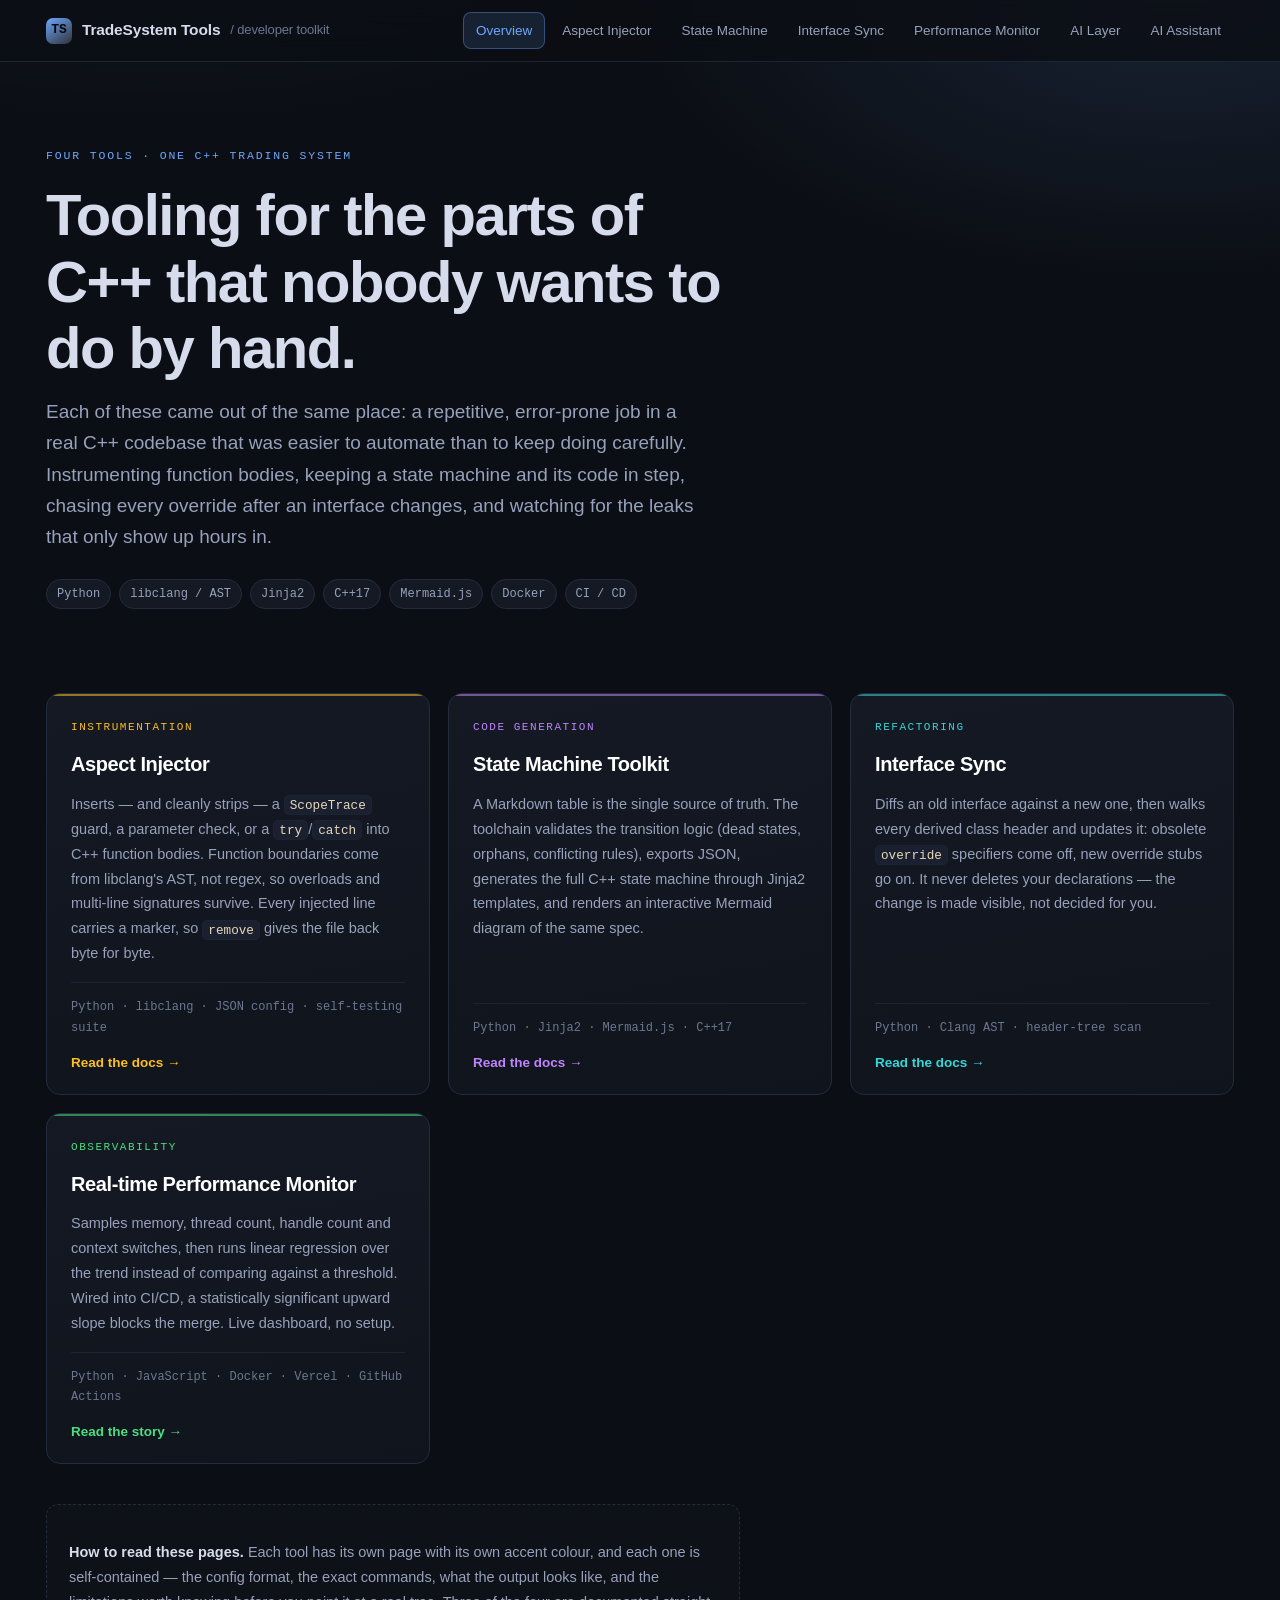
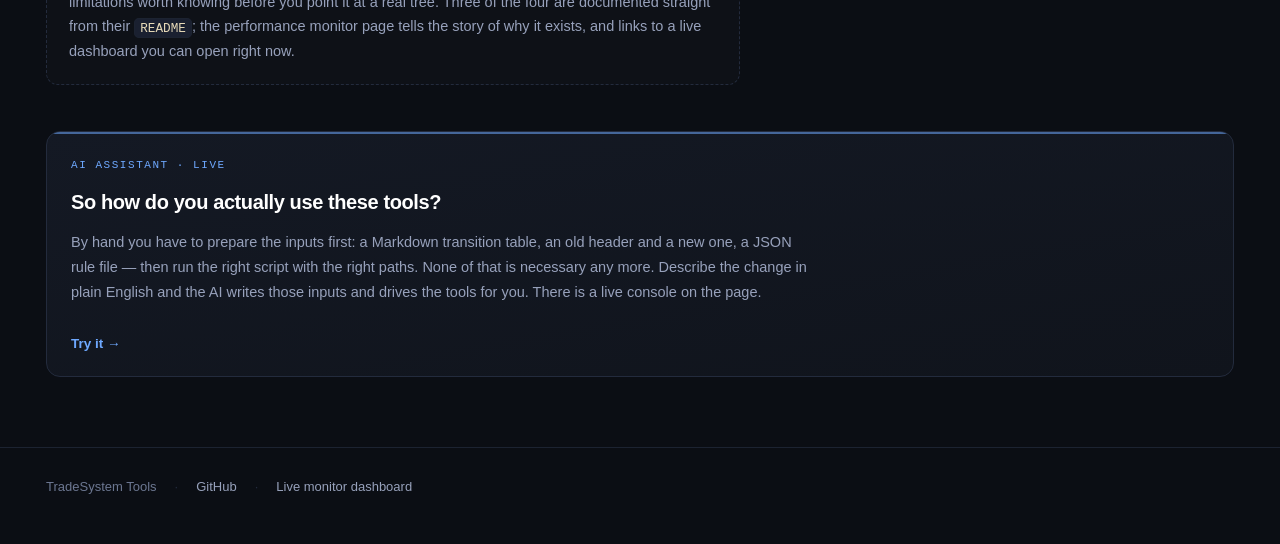
<file: site/index.html>
<!DOCTYPE html>
<html lang="en">
<head>
<meta charset="UTF-8">
<meta name="viewport" content="width=device-width, initial-scale=1">
<title>TradeSystem Tools — C++ developer toolkit</title>
<meta name="description" content="Four tools built around a C++ trading system: trace injection, state machine code generation, interface synchronisation, and real-time performance monitoring.">
<link rel="stylesheet" href="assets/style.css">
</head>
<body>

<header class="topbar">
  <div class="topbar-inner">
    <a class="brand" href="index.html">
      <span class="brand-mark">TS</span>
      TradeSystem Tools
      <span class="brand-sub">/ developer toolkit</span>
    </a>
    <nav class="topnav">
      <a href="index.html" aria-current="page">Overview</a>
      <a href="aspect-injector.html">Aspect Injector</a>
      <a href="state-machine.html">State Machine</a>
      <a href="interface-sync.html">Interface Sync</a>
      <a href="performance-monitor.html">Performance Monitor</a>
      <a href="ai-web-layer.html">AI Layer</a>
      <a href="ai-assistant.html">AI Assistant</a>
    </nav>
  </div>
</header>

<main class="wrap">

  <section class="hero">
    <div class="eyebrow">Four tools · one C++ trading system</div>
    <h1>Tooling for the parts of C++ that nobody wants to do by hand.</h1>
    <p class="lede">
      Each of these came out of the same place: a repetitive, error-prone job in a real C++ codebase
      that was easier to automate than to keep doing carefully. Instrumenting function bodies,
      keeping a state machine and its code in step, chasing every override after an interface changes,
      and watching for the leaks that only show up hours in.
    </p>
    <div class="pill-row">
      <span class="pill">Python</span>
      <span class="pill">libclang / AST</span>
      <span class="pill">Jinja2</span>
      <span class="pill">C++17</span>
      <span class="pill">Mermaid.js</span>
      <span class="pill">Docker</span>
      <span class="pill">CI / CD</span>
    </div>
  </section>

  <section class="cards">

    <a class="card" data-tool="aspect" href="aspect-injector.html">
      <div class="card-kicker">Instrumentation</div>
      <h2>Aspect Injector</h2>
      <p>
        Inserts — and cleanly strips — a <code>ScopeTrace</code> guard, a parameter check, or a
        <code>try</code>/<code>catch</code> into C++ function bodies. Function boundaries come from
        libclang's AST, not regex, so overloads and multi-line signatures survive. Every injected
        line carries a marker, so <code>remove</code> gives the file back byte for byte.
      </p>
      <div class="card-stack">Python · libclang · JSON config · self-testing suite</div>
      <div class="card-go">Read the docs →</div>
    </a>

    <a class="card" data-tool="state" href="state-machine.html">
      <div class="card-kicker">Code generation</div>
      <h2>State Machine Toolkit</h2>
      <p>
        A Markdown table is the single source of truth. The toolchain validates the transition logic
        (dead states, orphans, conflicting rules), exports JSON, generates the full C++ state machine
        through Jinja2 templates, and renders an interactive Mermaid diagram of the same spec.
      </p>
      <div class="card-stack">Python · Jinja2 · Mermaid.js · C++17</div>
      <div class="card-go">Read the docs →</div>
    </a>

    <a class="card" data-tool="sync" href="interface-sync.html">
      <div class="card-kicker">Refactoring</div>
      <h2>Interface Sync</h2>
      <p>
        Diffs an old interface against a new one, then walks every derived class header and updates it:
        obsolete <code>override</code> specifiers come off, new override stubs go on. It never deletes
        your declarations — the change is made visible, not decided for you.
      </p>
      <div class="card-stack">Python · Clang AST · header-tree scan</div>
      <div class="card-go">Read the docs →</div>
    </a>

    <a class="card" data-tool="monitor" href="performance-monitor.html">
      <div class="card-kicker">Observability</div>
      <h2>Real-time Performance Monitor</h2>
      <p>
        Samples memory, thread count, handle count and context switches, then runs linear regression
        over the trend instead of comparing against a threshold. Wired into CI/CD, a statistically
        significant upward slope blocks the merge. Live dashboard, no setup.
      </p>
      <div class="card-stack">Python · JavaScript · Docker · Vercel · GitHub Actions</div>
      <div class="card-go">Read the story →</div>
    </a>

  </section>

  <section class="index-note" style="margin-bottom: 46px;">
    <p>
      <strong>How to read these pages.</strong> Each tool has its own page with its own accent colour,
      and each one is self-contained — the config format, the exact commands, what the output looks
      like, and the limitations worth knowing before you point it at a real tree. Three of the four are
      documented straight from their <code>README</code>; the performance monitor page tells the story
      of why it exists, and links to a live dashboard you can open right now.
    </p>
  </section>

  <a class="card ai-teaser" href="ai-assistant.html">
    <div class="card-kicker">AI assistant · live</div>
    <h2>So how do you actually use these tools?</h2>
    <p>
      By hand you have to prepare the inputs first: a Markdown transition table, an old header and
      a new one, a JSON rule file — then run the right script with the right paths. None of that is
      necessary any more. Describe the change in plain English and the AI writes those inputs and
      drives the tools for you. There is a live console on the page.
    </p>
    <div class="card-go">Try it →</div>
  </a>

</main>

<footer class="footer">
  <div class="footer-inner">
    <span>TradeSystem Tools</span>
    <span class="sep">·</span>
    <a href="https://github.com/Celia2024-bit/tools.git" target="_blank" rel="noopener">GitHub</a>
    <span class="sep">·</span>
    <a href="https://tools-lime-eight.vercel.app" target="_blank" rel="noopener">Live monitor dashboard</a>
  </div>
</footer>

</body>
</html>
</file>
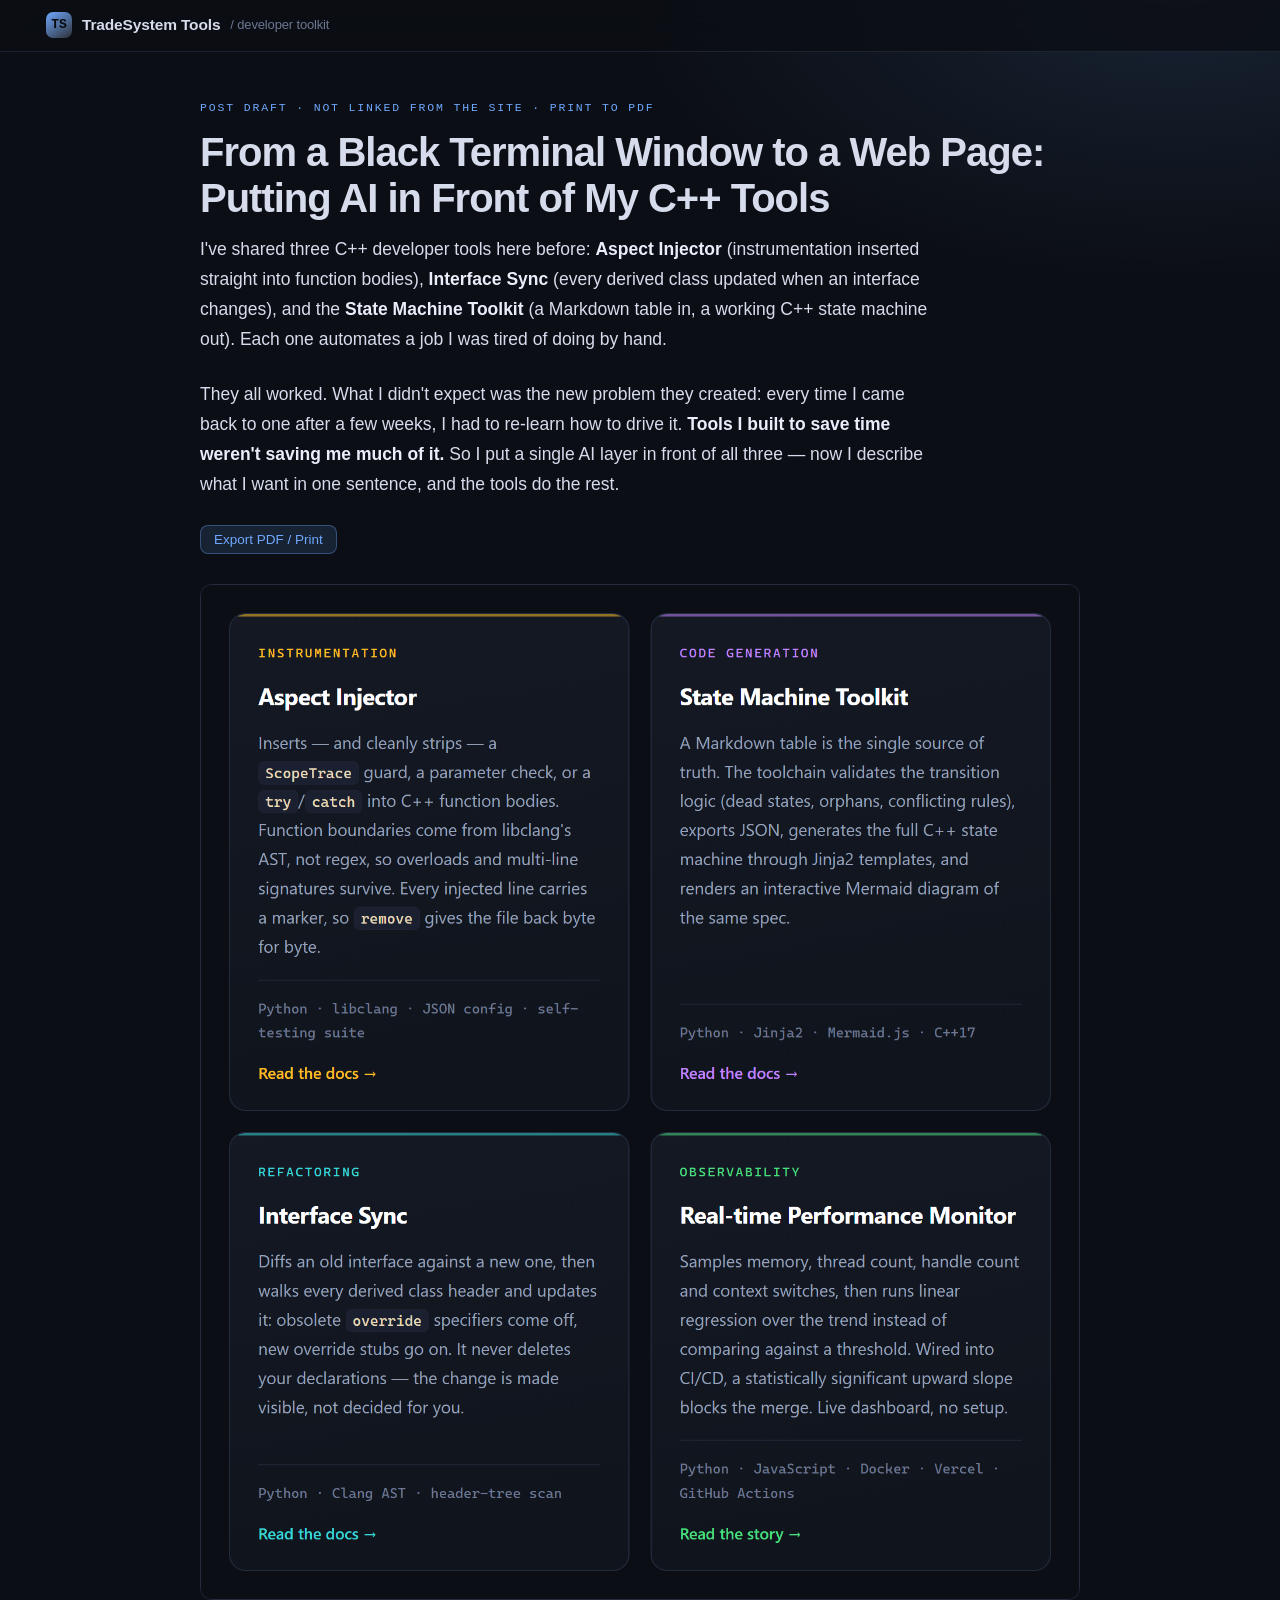
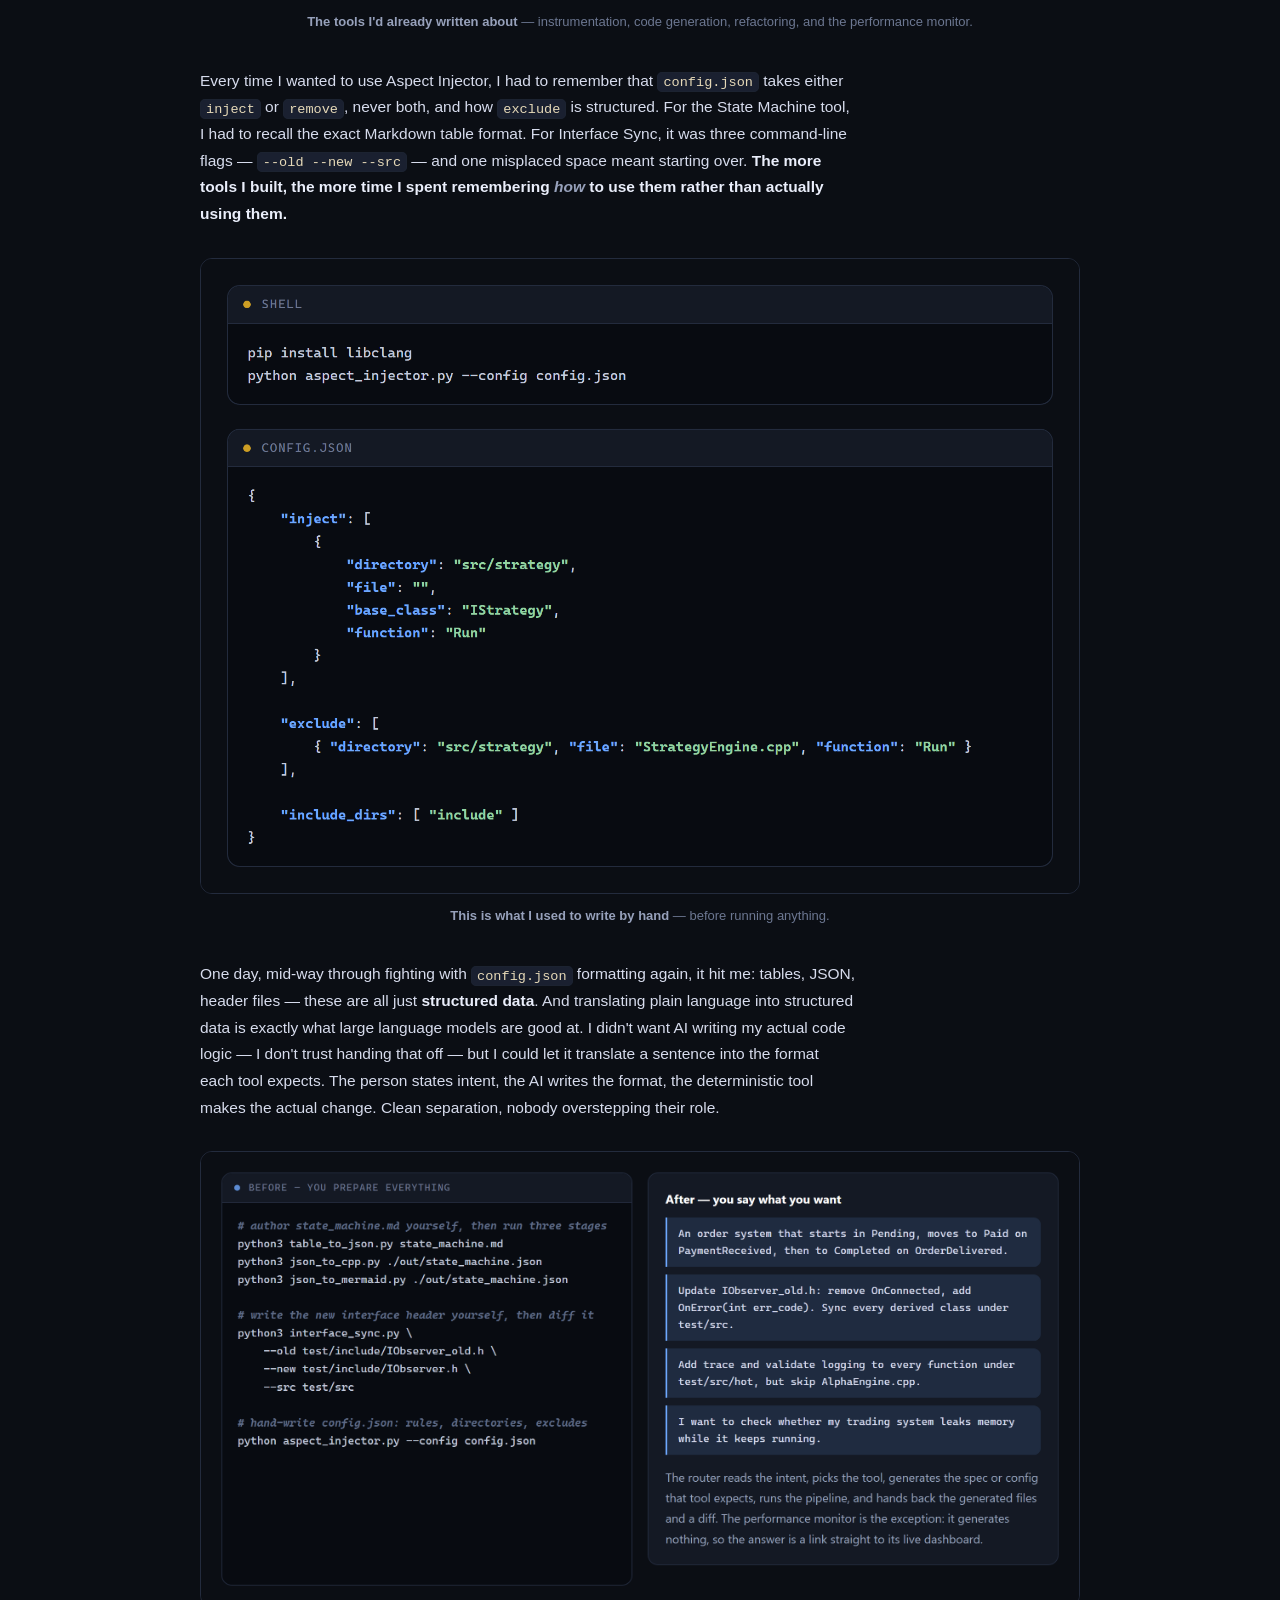
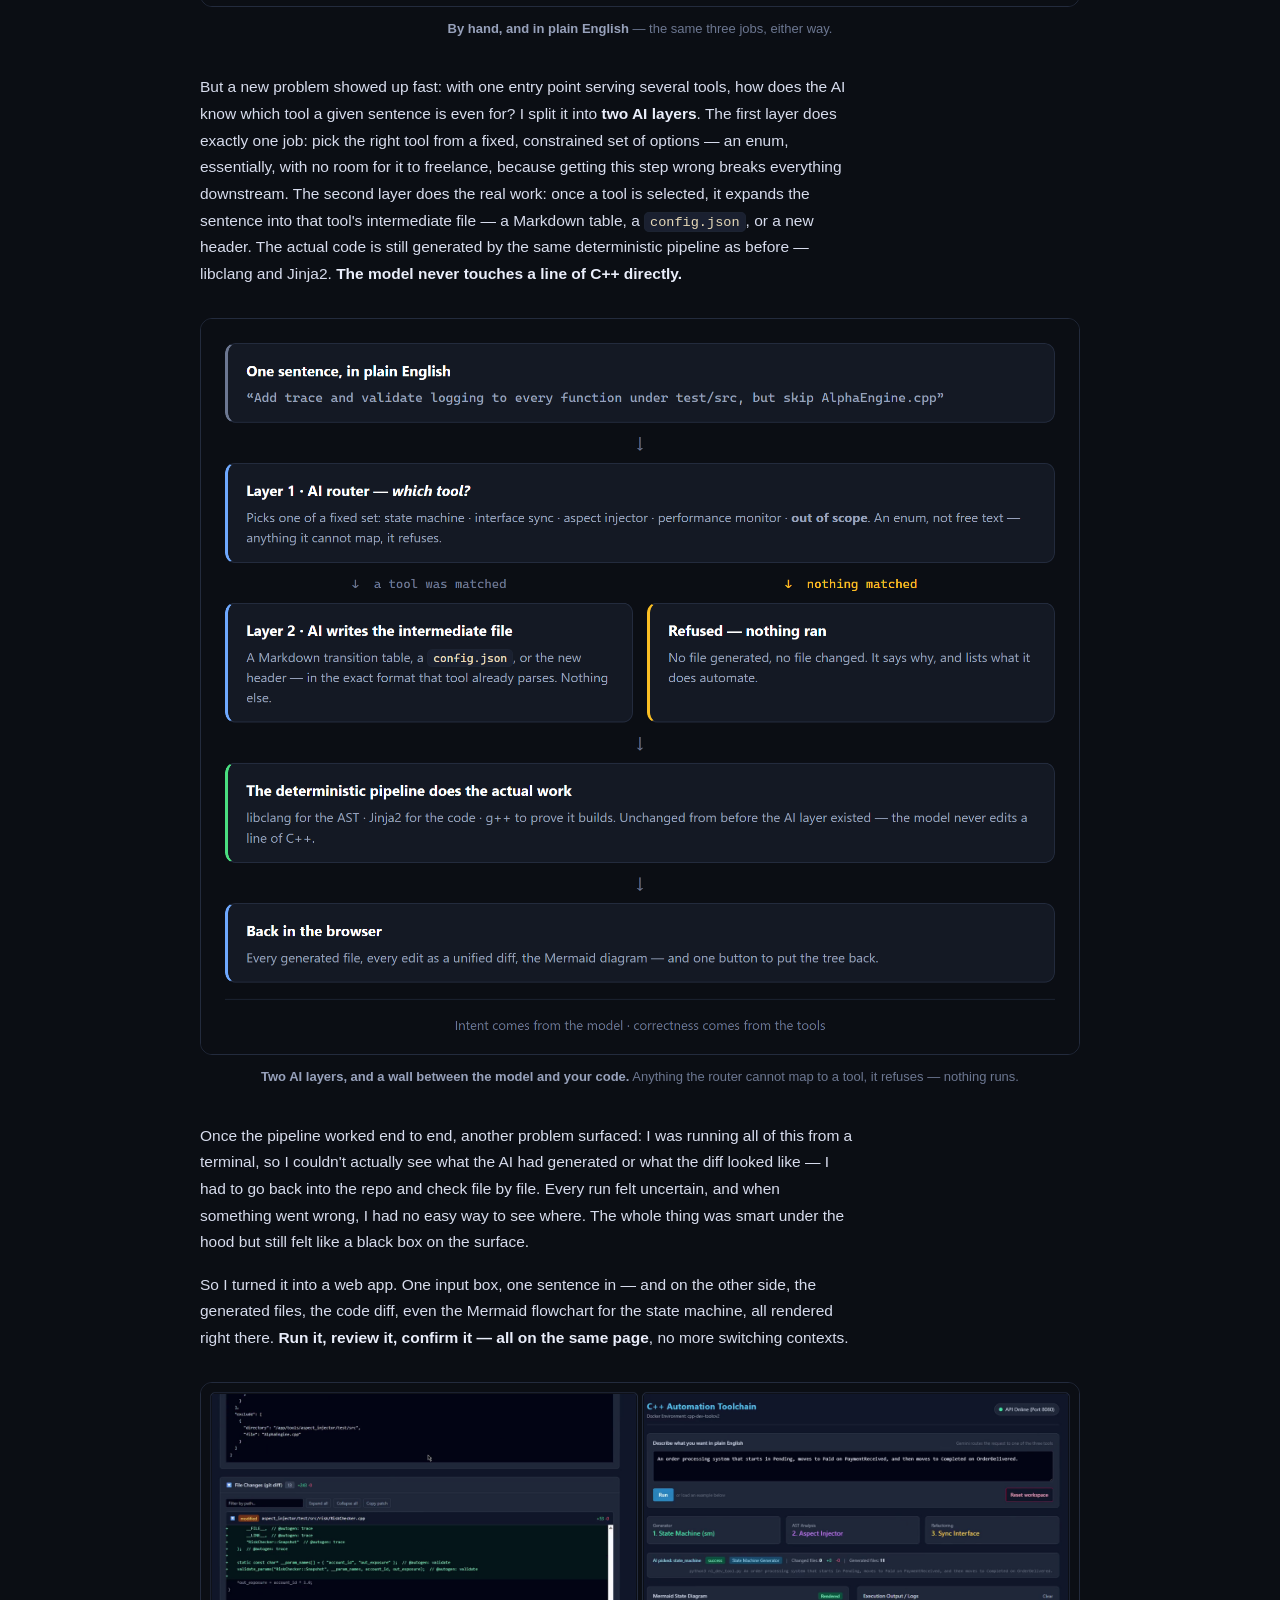
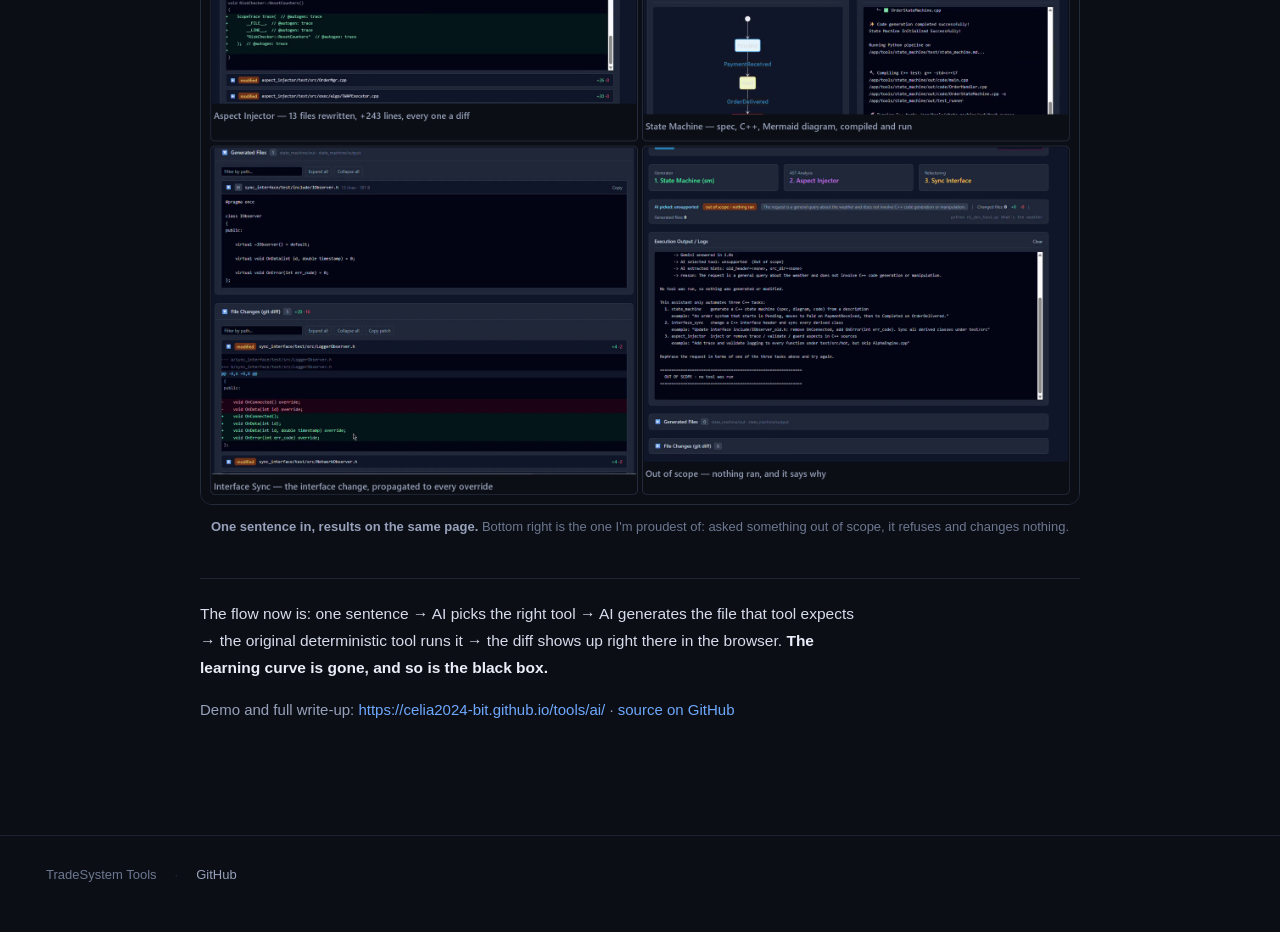
<file: site/ai-story_alone_no_show.html>
<!DOCTYPE html>
<html lang="en">
<head>
<meta charset="UTF-8">
<meta name="viewport" content="width=device-width, initial-scale=1">
<title>From a Black Terminal Window to a Web Page — TradeSystem Tools</title>
<meta name="description" content="Three C++ tools I'd already built, and the AI layer I put in front of them: one sentence in, the generated files and the diff out.">
<!-- Standalone: this page is deliberately not linked from any nav. It exists to
     print a style-consistent PDF of the post. -->
<meta name="robots" content="noindex, nofollow">
<link rel="stylesheet" href="assets/style.css">
<style>
  /* Page-local, so the shared stylesheet stays untouched. */
  .post-figure { margin: 30px 0 34px; }
  .post-figure img {
    display: block; width: 100%; height: auto;
    border: 1px solid var(--line); border-radius: var(--radius);
    background: var(--bg);
  }
  .post-figure figcaption {
    margin-top: 11px; font-size: 13px; color: var(--text-mute); text-align: center;
  }
  .post-figure figcaption b { color: var(--text-dim); font-weight: 620; }
  .post-lead { font-size: 17.5px; line-height: 1.7; color: var(--text); margin: 0 0 26px; }
  .post-close {
    margin-top: 40px; padding-top: 22px; border-top: 1px solid var(--line-soft);
  }
  @media print {
    .post-figure, .post-figure img { page-break-inside: avoid; break-inside: avoid; }
    .post-figure { margin: 22px 0 26px; }
  }
</style>
</head>
<body>

<header class="topbar">
  <div class="topbar-inner">
    <a class="brand" href="index.html">
      <span class="brand-mark">TS</span>
      TradeSystem Tools
      <span class="brand-sub">/ developer toolkit</span>
    </a>
  </div>
</header>

<main class="wrap">
  <article class="story-page">

    <div class="eyebrow">Post draft · not linked from the site · print to PDF</div>

    <h1>From a Black Terminal Window to a Web Page: Putting AI in Front of My C++ Tools</h1>

    <p class="post-lead">
      I've shared three C++ developer tools here before: <strong>Aspect Injector</strong>
      (instrumentation inserted straight into function bodies), <strong>Interface Sync</strong>
      (every derived class updated when an interface changes), and the
      <strong>State Machine Toolkit</strong> (a Markdown table in, a working C++ state machine out).
      Each one automates a job I was tired of doing by hand.
    </p>

    <p class="post-lead">
      They all worked. What I didn't expect was the new problem they created: every time I came back
      to one after a few weeks, I had to re-learn how to drive it.
      <strong>Tools I built to save time weren't saving me much of it.</strong>
      So I put a single AI layer in front of all three — now I describe what I want in one sentence,
      and the tools do the rest.
    </p>

    <div class="project-links" style="margin: 22px 0 30px;">
      <button onclick="window.print()" class="project-link no-print" style="cursor: pointer;">Export PDF / Print</button>
    </div>

    <figure class="post-figure">
      <img src="images/post/fig1-four-tools.png"
           alt="The four tool cards from the TradeSystem Tools overview page">
      <figcaption><b>The tools I'd already written about</b> — instrumentation, code generation,
        refactoring, and the performance monitor.</figcaption>
    </figure>

    <p>
      Every time I wanted to use Aspect Injector, I had to remember that <code>config.json</code>
      takes either <code>inject</code> or <code>remove</code>, never both, and how
      <code>exclude</code> is structured. For the State Machine tool, I had to recall the exact
      Markdown table format. For Interface Sync, it was three command-line flags —
      <code>--old --new --src</code> — and one misplaced space meant starting over.
      <strong>The more tools I built, the more time I spent remembering <em>how</em> to use them
      rather than actually using them.</strong>
    </p>

    <figure class="post-figure">
      <img src="images/post/fig2-by-hand.png"
           alt="A shell command and a hand-written config.json">
      <figcaption><b>This is what I used to write by hand</b> — before running anything.</figcaption>
    </figure>

    <p>
      One day, mid-way through fighting with <code>config.json</code> formatting again, it hit me:
      tables, JSON, header files — these are all just <strong>structured data</strong>. And
      translating plain language into structured data is exactly what large language models are good
      at. I didn't want AI writing my actual code logic — I don't trust handing that off — but I
      could let it translate a sentence into the format each tool expects. The person states intent,
      the AI writes the format, the deterministic tool makes the actual change. Clean separation,
      nobody overstepping their role.
    </p>

    <figure class="post-figure">
      <img src="images/post/fig3-before-after.png"
           alt="Left: the commands and files you used to prepare by hand. Right: four one-sentence prompts.">
      <figcaption><b>By hand, and in plain English</b> — the same three jobs, either way.</figcaption>
    </figure>

    <p>
      But a new problem showed up fast: with one entry point serving several tools, how does the AI
      know which tool a given sentence is even for? I split it into <strong>two AI layers</strong>.
      The first layer does exactly one job: pick the right tool from a fixed, constrained set of
      options — an enum, essentially, with no room for it to freelance, because getting this step
      wrong breaks everything downstream. The second layer does the real work: once a tool is
      selected, it expands the sentence into that tool's intermediate file — a Markdown table, a
      <code>config.json</code>, or a new header. The actual code is still generated by the same
      deterministic pipeline as before — libclang and Jinja2.
      <strong>The model never touches a line of C++ directly.</strong>
    </p>

    <figure class="post-figure">
      <img src="images/post/fig4-two-layers.png"
           alt="Architecture: one sentence, layer 1 router, layer 2 generator, deterministic pipeline, diff in the browser">
      <figcaption><b>Two AI layers, and a wall between the model and your code.</b>
        Anything the router cannot map to a tool, it refuses — nothing runs.</figcaption>
    </figure>

    <p>
      Once the pipeline worked end to end, another problem surfaced: I was running all of this from a
      terminal, so I couldn't actually see what the AI had generated or what the diff looked like —
      I had to go back into the repo and check file by file. Every run felt uncertain, and when
      something went wrong, I had no easy way to see where. The whole thing was smart under the hood
      but still felt like a black box on the surface.
    </p>

    <p>
      So I turned it into a web app. One input box, one sentence in — and on the other side, the
      generated files, the code diff, even the Mermaid flowchart for the state machine, all rendered
      right there. <strong>Run it, review it, confirm it — all on the same page</strong>, no more
      switching contexts.
    </p>

    <figure class="post-figure">
      <img src="images/post/fig5-results.png"
           alt="Four screenshots: the injector diff, the rendered state machine, the interface sync diff, and an out-of-scope refusal">
      <figcaption><b>One sentence in, results on the same page.</b> Bottom right is the one I'm
        proudest of: asked something out of scope, it refuses and changes nothing.</figcaption>
    </figure>

    <div class="post-close">
      <p>
        The flow now is: one sentence → AI picks the right tool → AI generates the file that tool
        expects → the original deterministic tool runs it → the diff shows up right there in the
        browser. <strong>The learning curve is gone, and so is the black box.</strong>
      </p>
      <p style="color: var(--text-dim); font-size: 15px;">
        Demo and full write-up:
        <a href="https://celia2024-bit.github.io/tools/ai/" target="_blank" rel="noopener">https://celia2024-bit.github.io/tools/ai/</a>
        · <a href="https://github.com/Celia2024-bit/tools" target="_blank" rel="noopener">source on GitHub</a>
      </p>
    </div>

  </article>
</main>

<footer class="footer">
  <div class="footer-inner">
    <span>TradeSystem Tools</span>
    <span class="sep">·</span>
    <a href="https://github.com/Celia2024-bit/tools.git" target="_blank" rel="noopener">GitHub</a>
  </div>
</footer>

</body>
</html>
</file>
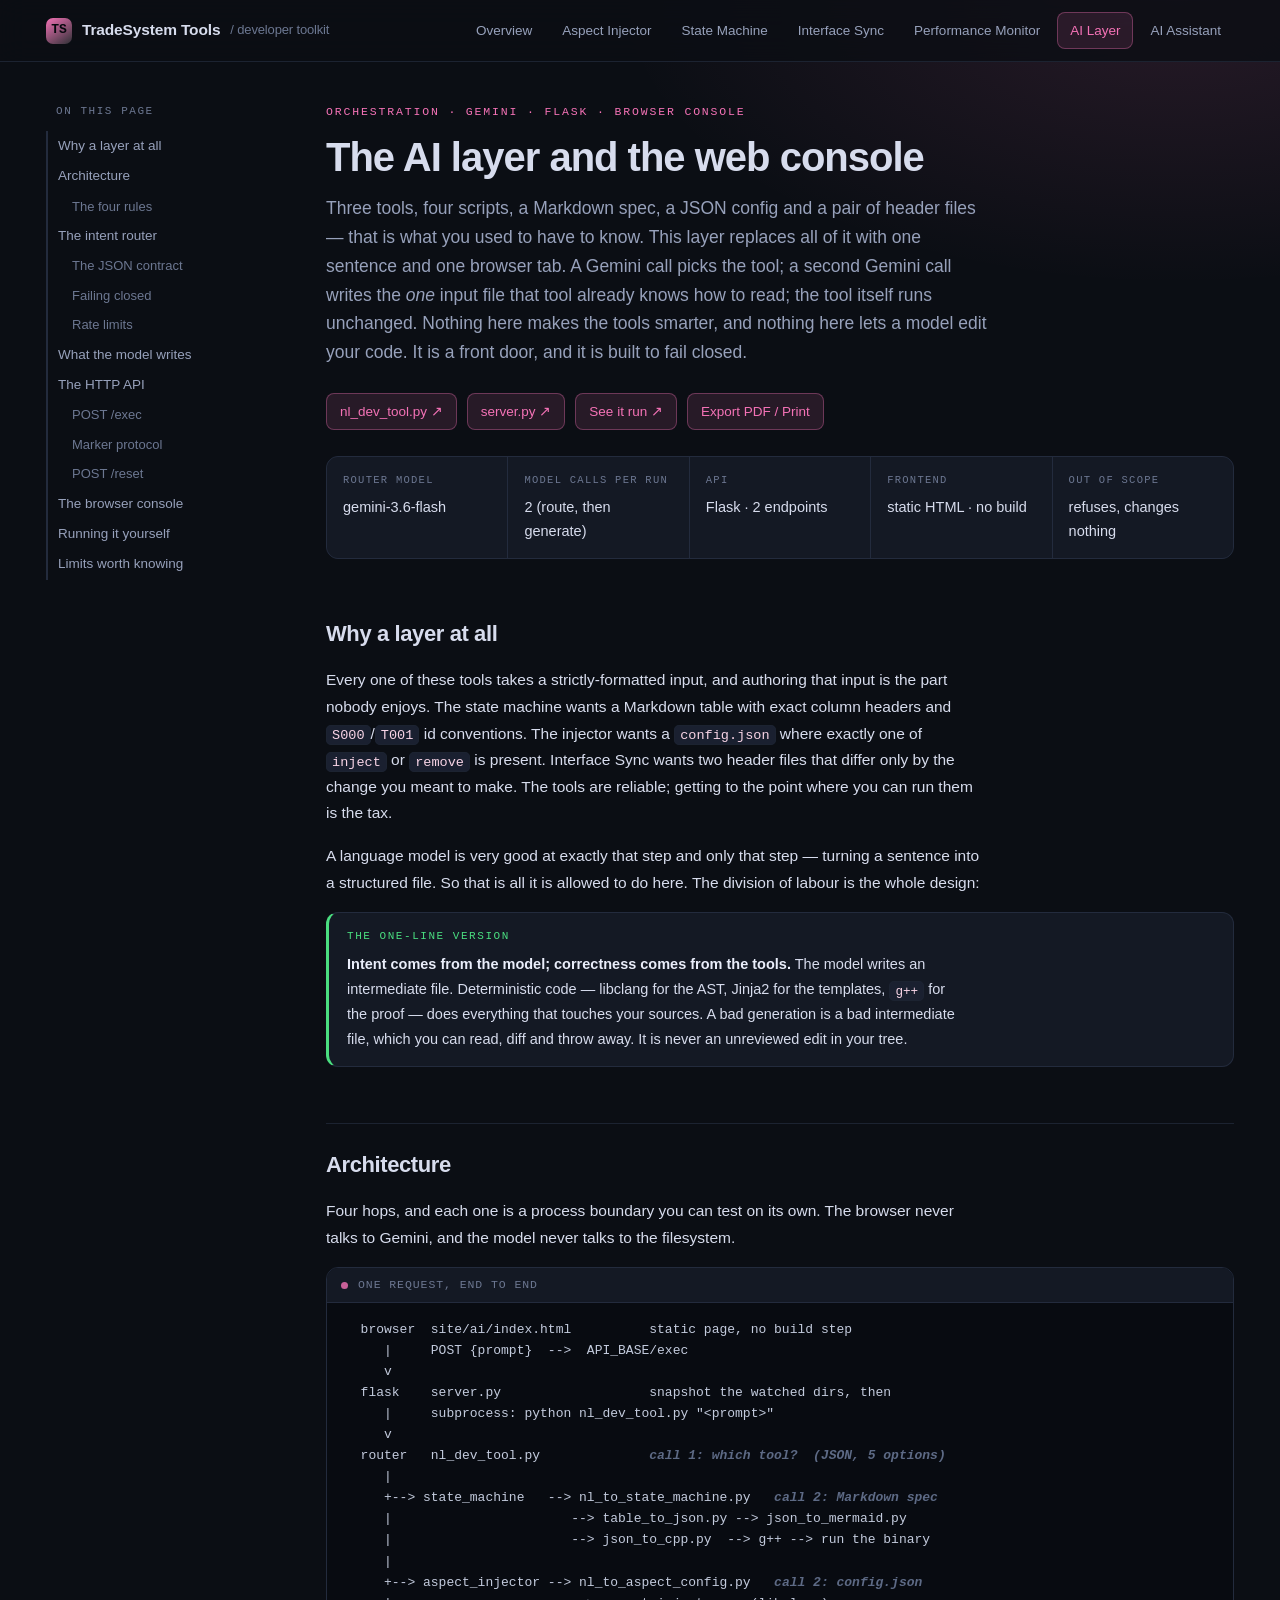
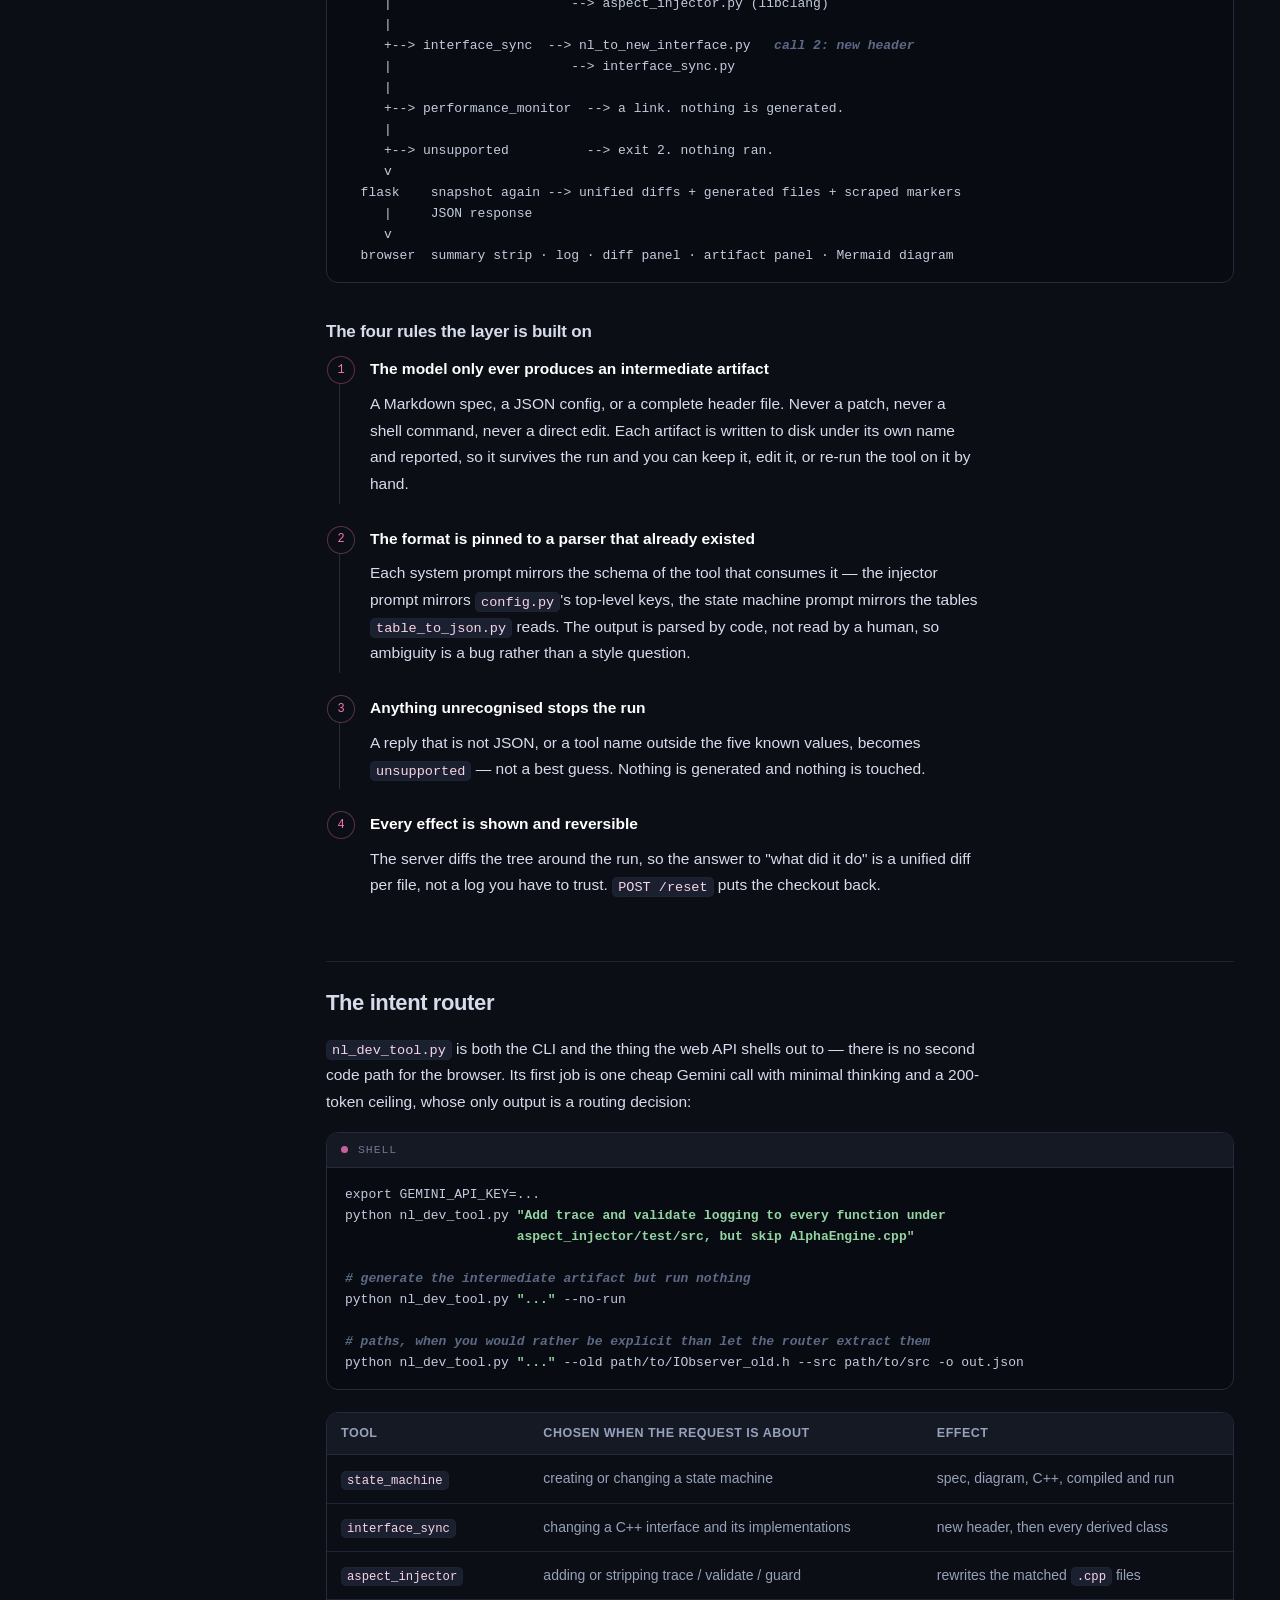
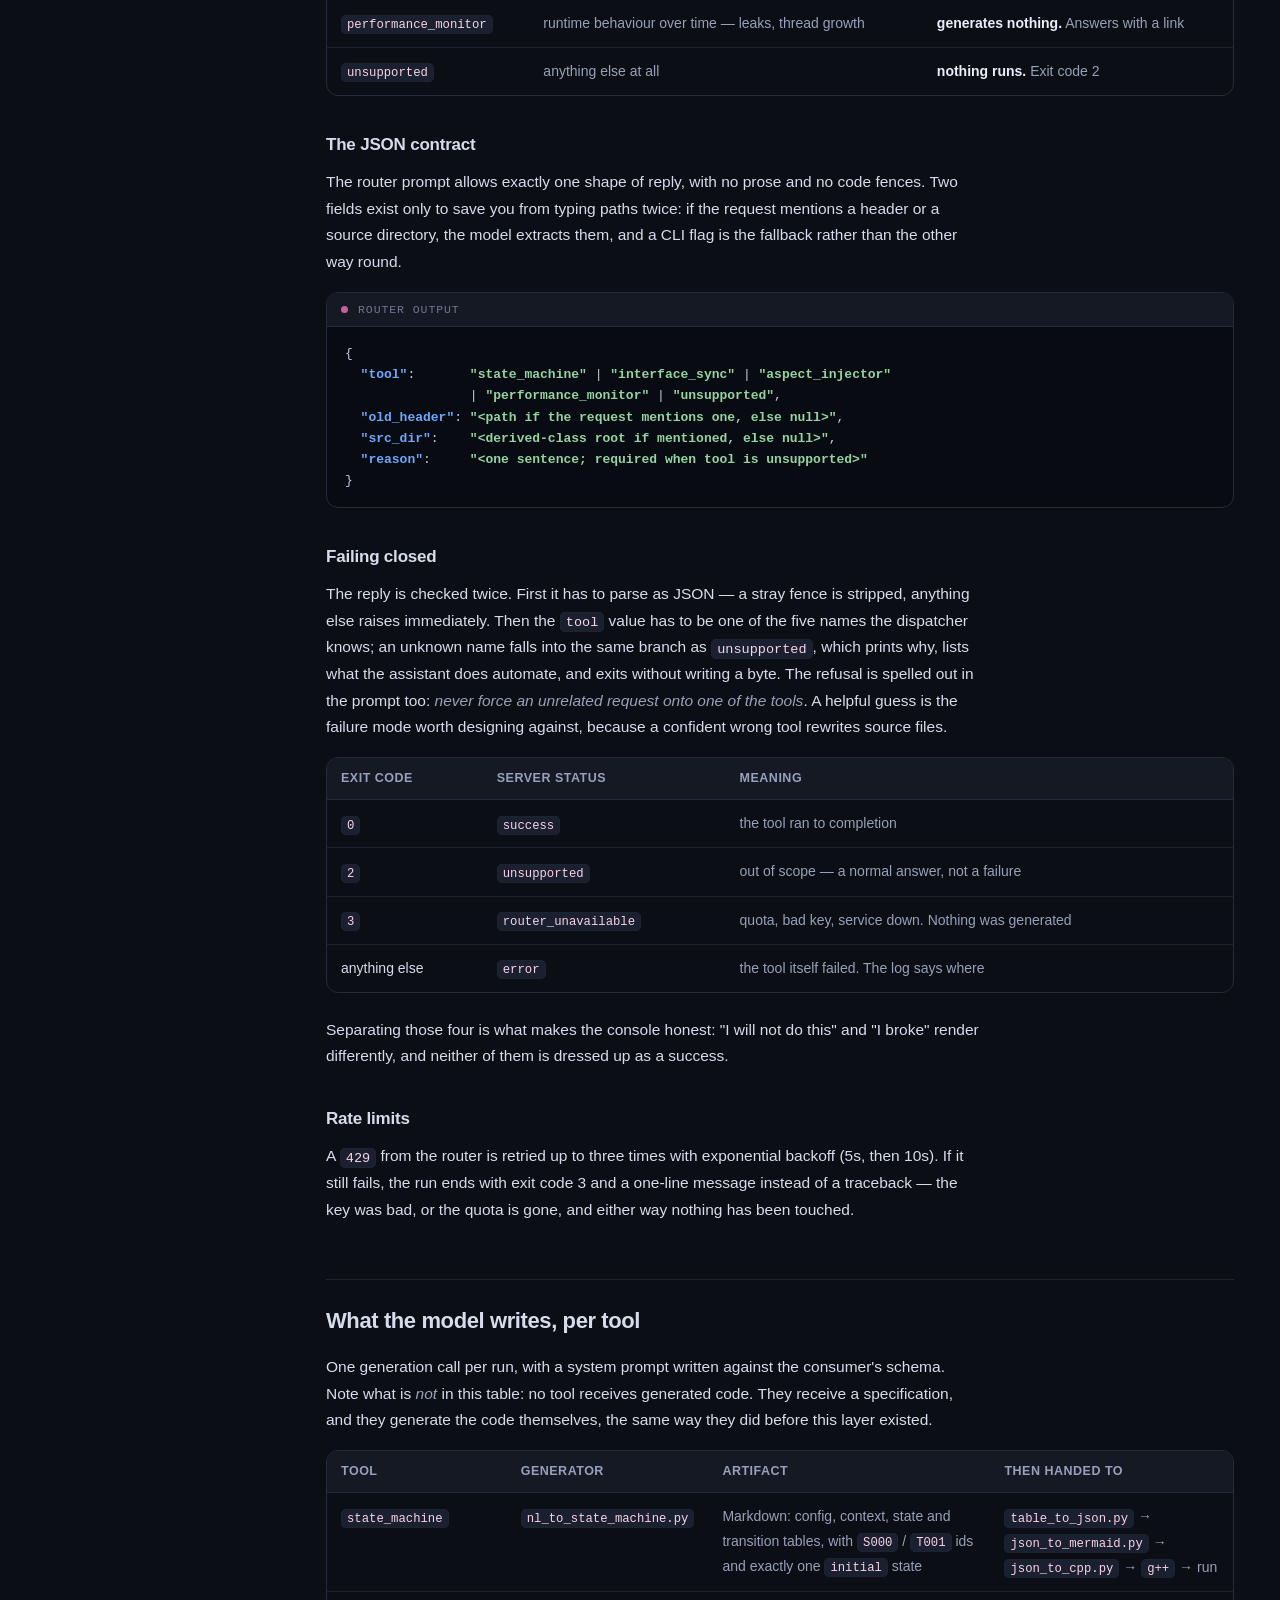
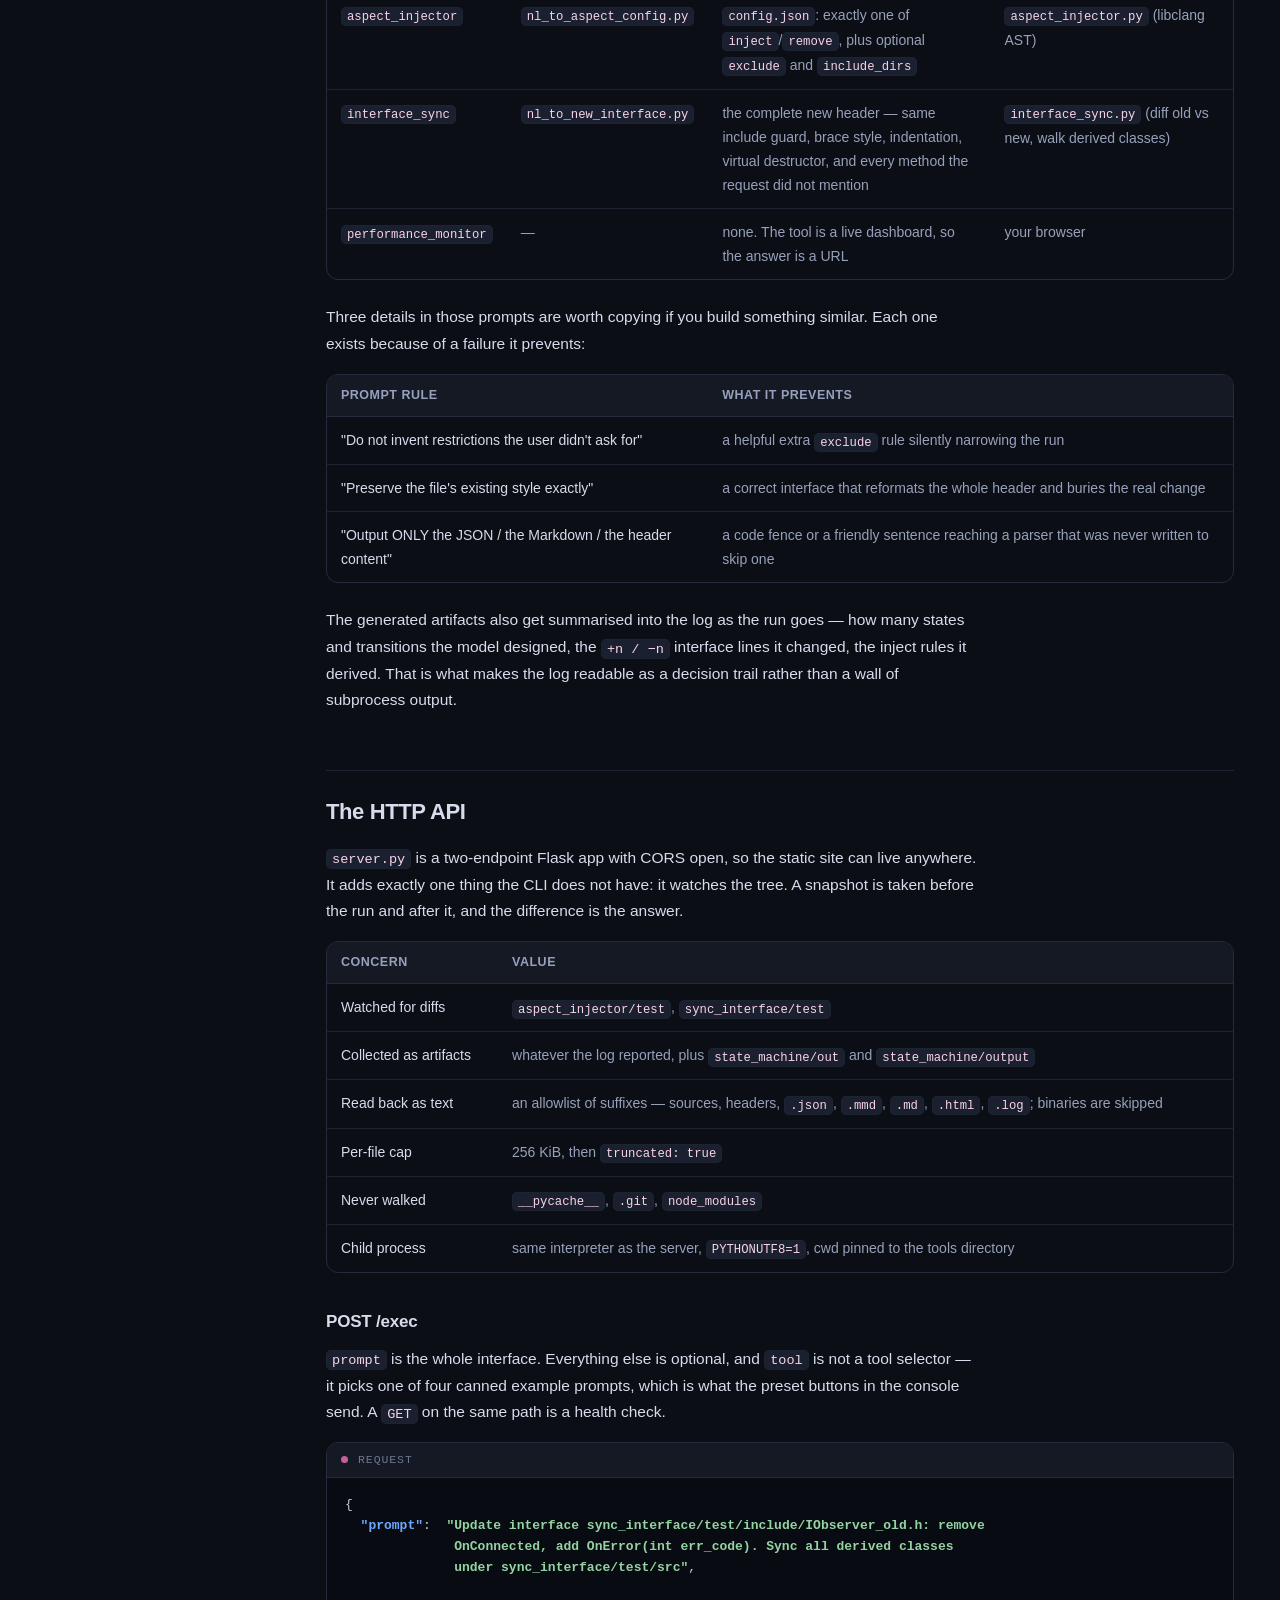
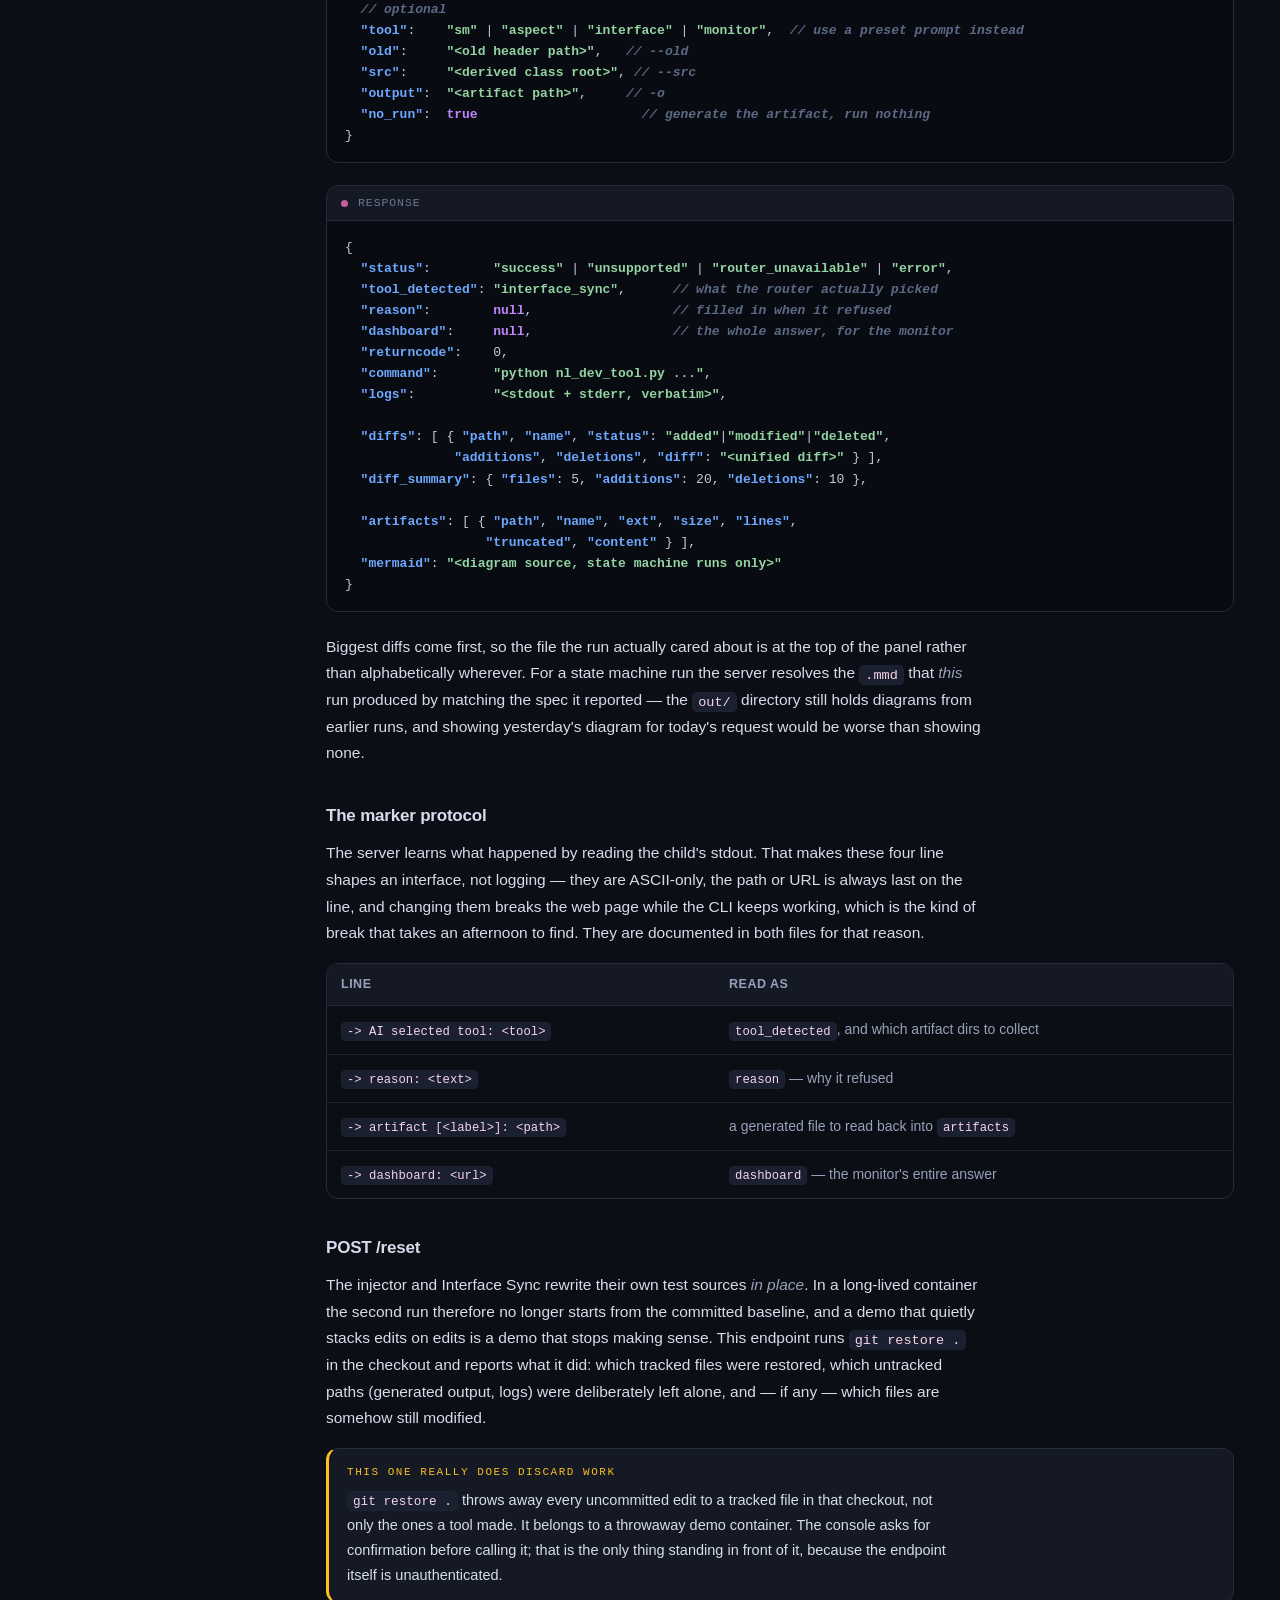
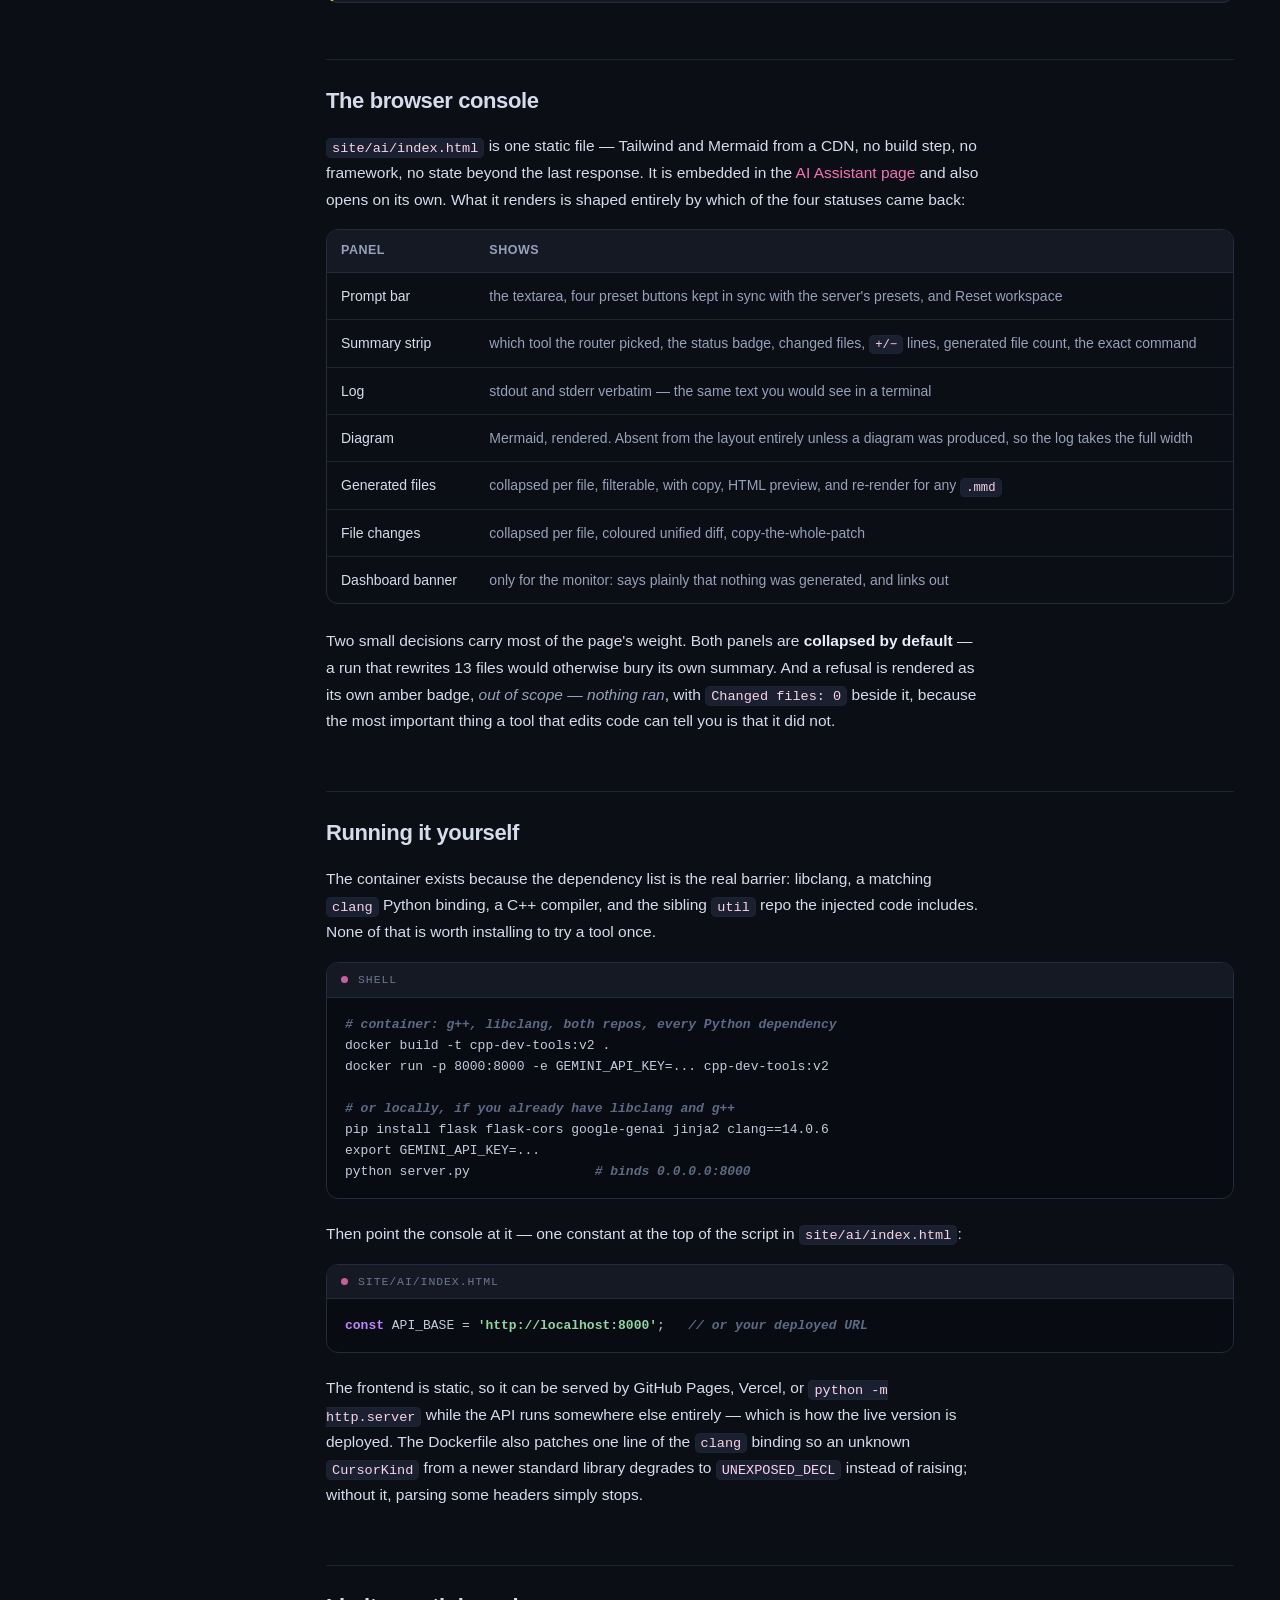
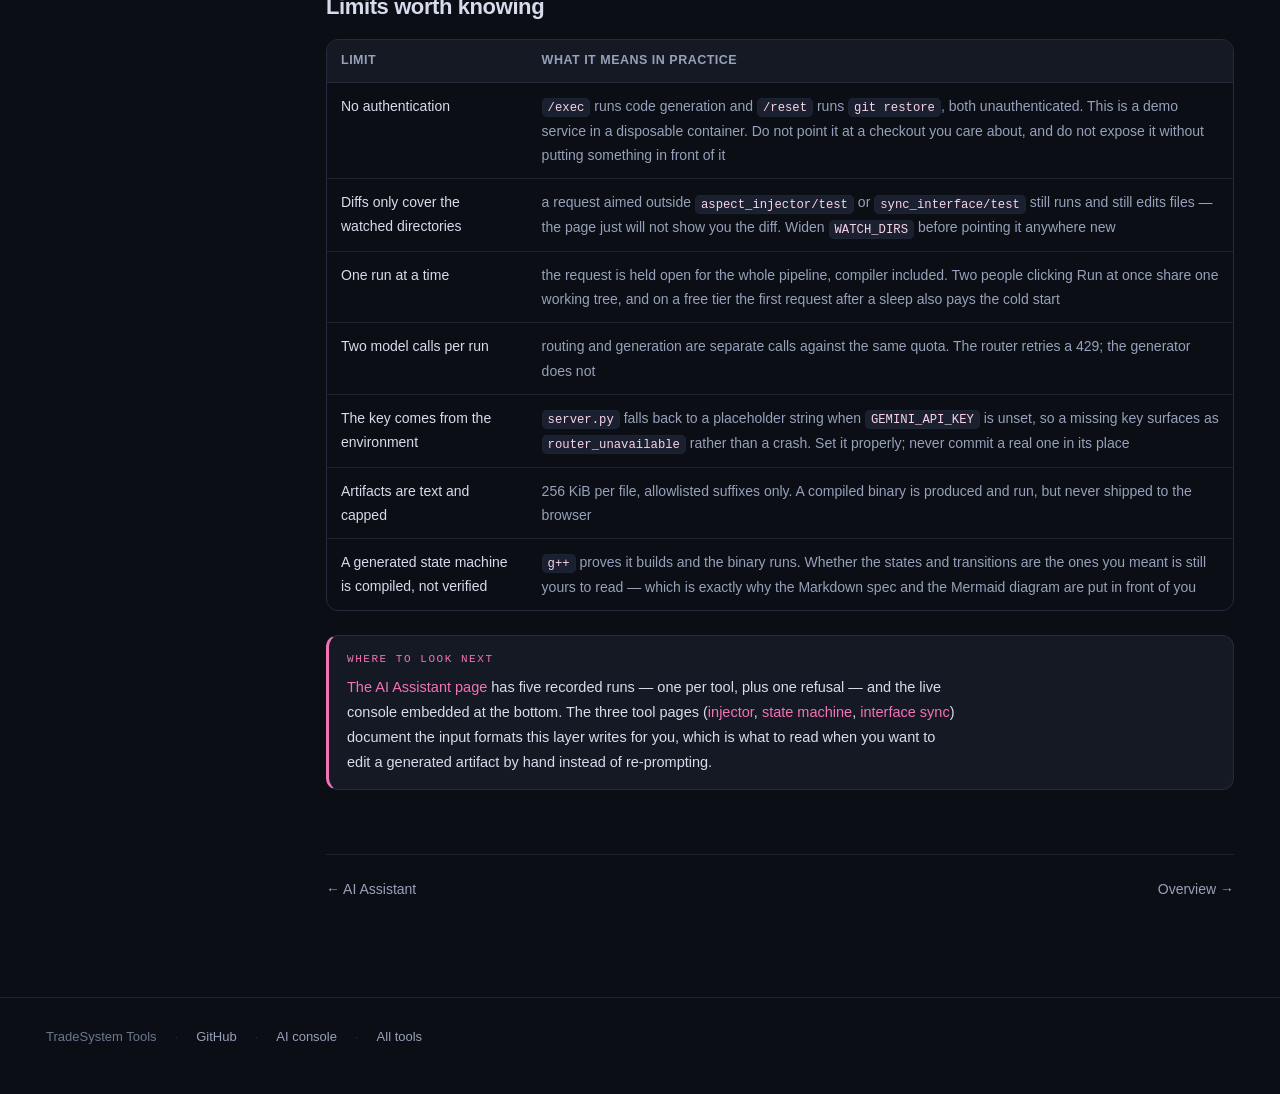
<file: site/ai-web-layer.html>
<!DOCTYPE html>
<html lang="en">
<head>
<meta charset="UTF-8">
<meta name="viewport" content="width=device-width, initial-scale=1">
<title>AI Layer &amp; Web Console — TradeSystem Tools</title>
<meta name="description" content="How the three C++ tools are driven from one sentence: a Gemini intent router, a strictly-formatted intermediate artifact per tool, a Flask API that diffs whatever changed, and a browser console that shows it.">
<link rel="stylesheet" href="assets/style.css">
</head>
<body data-tool="ai">

<header class="topbar">
  <div class="topbar-inner">
    <a class="brand" href="index.html">
      <span class="brand-mark">TS</span>
      TradeSystem Tools
      <span class="brand-sub">/ developer toolkit</span>
    </a>
    <nav class="topnav">
      <a href="index.html">Overview</a>
      <a href="aspect-injector.html">Aspect Injector</a>
      <a href="state-machine.html">State Machine</a>
      <a href="interface-sync.html">Interface Sync</a>
      <a href="performance-monitor.html">Performance Monitor</a>
      <a href="ai-web-layer.html" aria-current="page">AI Layer</a>
      <a href="ai-assistant.html">AI Assistant</a>

    </nav>
  </div>
</header>

<div class="layout">

  <aside class="toc">
    <div class="toc-title">On this page</div>
    <a href="#why">Why a layer at all</a>
    <a href="#architecture">Architecture</a>
    <a href="#rules" class="sub">The four rules</a>
    <a href="#router">The intent router</a>
    <a href="#contract" class="sub">The JSON contract</a>
    <a href="#failclosed" class="sub">Failing closed</a>
    <a href="#retry" class="sub">Rate limits</a>
    <a href="#handoff">What the model writes</a>
    <a href="#api">The HTTP API</a>
    <a href="#exec" class="sub">POST /exec</a>
    <a href="#markers" class="sub">Marker protocol</a>
    <a href="#reset" class="sub">POST /reset</a>
    <a href="#console">The browser console</a>
    <a href="#run">Running it yourself</a>
    <a href="#limits">Limits worth knowing</a>
  </aside>

  <article>

    <div class="eyebrow">Orchestration · Gemini · Flask · browser console</div>
    <h1>The AI layer and the web console</h1>
    <p class="lede">
      Three tools, four scripts, a Markdown spec, a JSON config and a pair of header files — that is
      what you used to have to know. This layer replaces all of it with one sentence and one browser
      tab. A Gemini call picks the tool; a second Gemini call writes the <em>one</em> input file that
      tool already knows how to read; the tool itself runs unchanged. Nothing here makes the tools
      smarter, and nothing here lets a model edit your code. It is a front door, and it is built to
      fail closed.
    </p>

    <div class="project-links" style="margin-bottom: 26px;">
      <a href="https://github.com/Celia2024-bit/tools/blob/main/nl_dev_tool.py" target="_blank" rel="noopener" class="project-link">nl_dev_tool.py ↗</a>
      <a href="https://github.com/Celia2024-bit/tools/blob/main/server.py" target="_blank" rel="noopener" class="project-link">server.py ↗</a>
      <a href="ai-assistant.html" class="project-link">See it run ↗</a>
      <button onclick="window.print()" class="project-link no-print" style="cursor: pointer;">Export PDF / Print</button>
    </div>

    <dl class="facts">
      <div class="fact"><dt>Router model</dt><dd>gemini-3.6-flash</dd></div>
      <div class="fact"><dt>Model calls per run</dt><dd>2 (route, then generate)</dd></div>
      <div class="fact"><dt>API</dt><dd>Flask · 2 endpoints</dd></div>
      <div class="fact"><dt>Frontend</dt><dd>static HTML · no build</dd></div>
      <div class="fact"><dt>Out of scope</dt><dd>refuses, changes nothing</dd></div>
    </dl>

    <h2 id="why">Why a layer at all</h2>

    <p>
      Every one of these tools takes a strictly-formatted input, and authoring that input is the
      part nobody enjoys. The state machine wants a Markdown table with exact column headers and
      <code>S000</code>/<code>T001</code> id conventions. The injector wants a
      <code>config.json</code> where exactly one of <code>inject</code> or <code>remove</code> is
      present. Interface Sync wants two header files that differ only by the change you meant to
      make. The tools are reliable; getting to the point where you can run them is the tax.
    </p>

    <p>
      A language model is very good at exactly that step and only that step — turning a sentence
      into a structured file. So that is all it is allowed to do here. The division of labour is the
      whole design:
    </p>

    <div class="callout good">
      <div class="callout-label">The one-line version</div>
      <p>
        <strong>Intent comes from the model; correctness comes from the tools.</strong> The model
        writes an intermediate file. Deterministic code — libclang for the AST, Jinja2 for the
        templates, <code>g++</code> for the proof — does everything that touches your sources. A bad
        generation is a bad intermediate file, which you can read, diff and throw away. It is never
        an unreviewed edit in your tree.
      </p>
    </div>

    <h2 id="architecture">Architecture</h2>

    <p>
      Four hops, and each one is a process boundary you can test on its own. The browser never talks
      to Gemini, and the model never talks to the filesystem.
    </p>

    <div class="code">
      <div class="code-head"><span class="dot"></span>one request, end to end</div>
<pre><code>  browser  site/ai/index.html          static page, no build step
     |     POST {prompt}  -->  API_BASE/exec
     v
  flask    server.py                   snapshot the watched dirs, then
     |     subprocess: python nl_dev_tool.py "&lt;prompt&gt;"
     v
  router   nl_dev_tool.py              <b class="c">call 1: which tool?  (JSON, 5 options)</b>
     |
     +--&gt; state_machine   --&gt; nl_to_state_machine.py   <b class="c">call 2: Markdown spec</b>
     |                       --&gt; table_to_json.py --&gt; json_to_mermaid.py
     |                       --&gt; json_to_cpp.py  --&gt; g++ --&gt; run the binary
     |
     +--&gt; aspect_injector --&gt; nl_to_aspect_config.py   <b class="c">call 2: config.json</b>
     |                       --&gt; aspect_injector.py (libclang)
     |
     +--&gt; interface_sync  --&gt; nl_to_new_interface.py   <b class="c">call 2: new header</b>
     |                       --&gt; interface_sync.py
     |
     +--&gt; performance_monitor  --&gt; a link. nothing is generated.
     |
     +--&gt; unsupported          --&gt; exit 2. nothing ran.
     v
  flask    snapshot again --&gt; unified diffs + generated files + scraped markers
     |     JSON response
     v
  browser  summary strip · log · diff panel · artifact panel · Mermaid diagram</code></pre>
    </div>

    <h3 id="rules">The four rules the layer is built on</h3>

    <ol class="steps">
      <li>
        <span class="step-title">The model only ever produces an intermediate artifact</span>
        A Markdown spec, a JSON config, or a complete header file. Never a patch, never a shell
        command, never a direct edit. Each artifact is written to disk under its own name and
        reported, so it survives the run and you can keep it, edit it, or re-run the tool on it by
        hand.
      </li>
      <li>
        <span class="step-title">The format is pinned to a parser that already existed</span>
        Each system prompt mirrors the schema of the tool that consumes it — the injector prompt
        mirrors <code>config.py</code>'s top-level keys, the state machine prompt mirrors the tables
        <code>table_to_json.py</code> reads. The output is parsed by code, not read by a human, so
        ambiguity is a bug rather than a style question.
      </li>
      <li>
        <span class="step-title">Anything unrecognised stops the run</span>
        A reply that is not JSON, or a tool name outside the five known values, becomes
        <code>unsupported</code> — not a best guess. Nothing is generated and nothing is touched.
      </li>
      <li>
        <span class="step-title">Every effect is shown and reversible</span>
        The server diffs the tree around the run, so the answer to "what did it do" is a unified
        diff per file, not a log you have to trust. <code>POST /reset</code> puts the checkout back.
      </li>
    </ol>

    <h2 id="router">The intent router</h2>

    <p>
      <code>nl_dev_tool.py</code> is both the CLI and the thing the web API shells out to — there is
      no second code path for the browser. Its first job is one cheap Gemini call with minimal
      thinking and a 200-token ceiling, whose only output is a routing decision:
    </p>

    <div class="code">
      <div class="code-head"><span class="dot"></span>shell</div>
<pre><code>export GEMINI_API_KEY=...
python nl_dev_tool.py <b class="s">"Add trace and validate logging to every function under
                      aspect_injector/test/src, but skip AlphaEngine.cpp"</b>

<b class="c"># generate the intermediate artifact but run nothing</b>
python nl_dev_tool.py <b class="s">"..."</b> --no-run

<b class="c"># paths, when you would rather be explicit than let the router extract them</b>
python nl_dev_tool.py <b class="s">"..."</b> --old path/to/IObserver_old.h --src path/to/src -o out.json</code></pre>
    </div>

    <div class="table-wrap">
      <table>
        <thead><tr><th>Tool</th><th>Chosen when the request is about</th><th>Effect</th></tr></thead>
        <tbody>
          <tr><td><code>state_machine</code></td><td>creating or changing a state machine</td><td>spec, diagram, C++, compiled and run</td></tr>
          <tr><td><code>interface_sync</code></td><td>changing a C++ interface and its implementations</td><td>new header, then every derived class</td></tr>
          <tr><td><code>aspect_injector</code></td><td>adding or stripping trace / validate / guard</td><td>rewrites the matched <code>.cpp</code> files</td></tr>
          <tr><td><code>performance_monitor</code></td><td>runtime behaviour over time — leaks, thread growth</td><td><strong>generates nothing.</strong> Answers with a link</td></tr>
          <tr><td><code>unsupported</code></td><td>anything else at all</td><td><strong>nothing runs.</strong> Exit code 2</td></tr>
        </tbody>
      </table>
    </div>

    <h3 id="contract">The JSON contract</h3>

    <p>
      The router prompt allows exactly one shape of reply, with no prose and no code fences. Two
      fields exist only to save you from typing paths twice: if the request mentions a header or a
      source directory, the model extracts them, and a CLI flag is the fallback rather than the
      other way round.
    </p>

    <div class="code">
      <div class="code-head"><span class="dot"></span>router output</div>
<pre><code>{
  <b class="n">"tool"</b>:       <b class="s">"state_machine"</b> | <b class="s">"interface_sync"</b> | <b class="s">"aspect_injector"</b>
                | <b class="s">"performance_monitor"</b> | <b class="s">"unsupported"</b>,
  <b class="n">"old_header"</b>: <b class="s">"&lt;path if the request mentions one, else null&gt;"</b>,
  <b class="n">"src_dir"</b>:    <b class="s">"&lt;derived-class root if mentioned, else null&gt;"</b>,
  <b class="n">"reason"</b>:     <b class="s">"&lt;one sentence; required when tool is unsupported&gt;"</b>
}</code></pre>
    </div>

    <h3 id="failclosed">Failing closed</h3>

    <p>
      The reply is checked twice. First it has to parse as JSON — a stray fence is stripped, anything
      else raises immediately. Then the <code>tool</code> value has to be one of the five names the
      dispatcher knows; an unknown name falls into the same branch as <code>unsupported</code>,
      which prints why, lists what the assistant does automate, and exits without writing a byte.
      The refusal is spelled out in the prompt too: <em>never force an unrelated request onto one of
      the tools</em>. A helpful guess is the failure mode worth designing against, because a
      confident wrong tool rewrites source files.
    </p>

    <div class="table-wrap">
      <table>
        <thead><tr><th>Exit code</th><th>Server status</th><th>Meaning</th></tr></thead>
        <tbody>
          <tr><td><code>0</code></td><td><code>success</code></td><td>the tool ran to completion</td></tr>
          <tr><td><code>2</code></td><td><code>unsupported</code></td><td>out of scope — a normal answer, not a failure</td></tr>
          <tr><td><code>3</code></td><td><code>router_unavailable</code></td><td>quota, bad key, service down. Nothing was generated</td></tr>
          <tr><td>anything else</td><td><code>error</code></td><td>the tool itself failed. The log says where</td></tr>
        </tbody>
      </table>
    </div>

    <p>
      Separating those four is what makes the console honest: "I will not do this" and "I broke"
      render differently, and neither of them is dressed up as a success.
    </p>

    <h3 id="retry">Rate limits</h3>

    <p>
      A <code>429</code> from the router is retried up to three times with exponential backoff
      (5s, then 10s). If it still fails, the run ends with exit code 3 and a one-line message
      instead of a traceback — the key was bad, or the quota is gone, and either way nothing has
      been touched.
    </p>

    <h2 id="handoff">What the model writes, per tool</h2>

    <p>
      One generation call per run, with a system prompt written against the consumer's schema. Note
      what is <em>not</em> in this table: no tool receives generated code. They receive a
      specification, and they generate the code themselves, the same way they did before this layer
      existed.
    </p>

    <div class="table-wrap">
      <table>
        <thead>
          <tr><th>Tool</th><th>Generator</th><th>Artifact</th><th>Then handed to</th></tr>
        </thead>
        <tbody>
          <tr>
            <td><code>state_machine</code></td>
            <td><code>nl_to_state_machine.py</code></td>
            <td>Markdown: config, context, state and transition tables, with <code>S000</code> / <code>T001</code> ids and exactly one <code>initial</code> state</td>
            <td><code>table_to_json.py</code> → <code>json_to_mermaid.py</code> → <code>json_to_cpp.py</code> → <code>g++</code> → run</td>
          </tr>
          <tr>
            <td><code>aspect_injector</code></td>
            <td><code>nl_to_aspect_config.py</code></td>
            <td><code>config.json</code>: exactly one of <code>inject</code>/<code>remove</code>, plus optional <code>exclude</code> and <code>include_dirs</code></td>
            <td><code>aspect_injector.py</code> (libclang AST)</td>
          </tr>
          <tr>
            <td><code>interface_sync</code></td>
            <td><code>nl_to_new_interface.py</code></td>
            <td>the complete new header — same include guard, brace style, indentation, virtual destructor, and every method the request did not mention</td>
            <td><code>interface_sync.py</code> (diff old vs new, walk derived classes)</td>
          </tr>
          <tr>
            <td><code>performance_monitor</code></td>
            <td>—</td>
            <td>none. The tool is a live dashboard, so the answer is a URL</td>
            <td>your browser</td>
          </tr>
        </tbody>
      </table>
    </div>

    <p>
      Three details in those prompts are worth copying if you build something similar. Each one
      exists because of a failure it prevents:
    </p>

    <div class="table-wrap">
      <table>
        <thead><tr><th>Prompt rule</th><th>What it prevents</th></tr></thead>
        <tbody>
          <tr><td>"Do not invent restrictions the user didn't ask for"</td><td>a helpful extra <code>exclude</code> rule silently narrowing the run</td></tr>
          <tr><td>"Preserve the file's existing style exactly"</td><td>a correct interface that reformats the whole header and buries the real change</td></tr>
          <tr><td>"Output ONLY the JSON / the Markdown / the header content"</td><td>a code fence or a friendly sentence reaching a parser that was never written to skip one</td></tr>
        </tbody>
      </table>
    </div>

    <p>
      The generated artifacts also get summarised into the log as the run goes — how many states and
      transitions the model designed, the <code>+n / −n</code> interface lines it changed, the inject
      rules it derived. That is what makes the log readable as a decision trail rather than a wall
      of subprocess output.
    </p>

    <h2 id="api">The HTTP API</h2>

    <p>
      <code>server.py</code> is a two-endpoint Flask app with CORS open, so the static site can live
      anywhere. It adds exactly one thing the CLI does not have: it watches the tree. A snapshot is
      taken before the run and after it, and the difference is the answer.
    </p>

    <div class="table-wrap">
      <table>
        <thead><tr><th>Concern</th><th>Value</th></tr></thead>
        <tbody>
          <tr><td>Watched for diffs</td><td><code>aspect_injector/test</code>, <code>sync_interface/test</code></td></tr>
          <tr><td>Collected as artifacts</td><td>whatever the log reported, plus <code>state_machine/out</code> and <code>state_machine/output</code></td></tr>
          <tr><td>Read back as text</td><td>an allowlist of suffixes — sources, headers, <code>.json</code>, <code>.mmd</code>, <code>.md</code>, <code>.html</code>, <code>.log</code>; binaries are skipped</td></tr>
          <tr><td>Per-file cap</td><td>256 KiB, then <code>truncated: true</code></td></tr>
          <tr><td>Never walked</td><td><code>__pycache__</code>, <code>.git</code>, <code>node_modules</code></td></tr>
          <tr><td>Child process</td><td>same interpreter as the server, <code>PYTHONUTF8=1</code>, cwd pinned to the tools directory</td></tr>
        </tbody>
      </table>
    </div>

    <h3 id="exec">POST /exec</h3>

    <p>
      <code>prompt</code> is the whole interface. Everything else is optional, and
      <code>tool</code> is not a tool selector — it picks one of four canned example prompts, which
      is what the preset buttons in the console send. A <code>GET</code> on the same path is a health
      check.
    </p>

    <div class="code">
      <div class="code-head"><span class="dot"></span>request</div>
<pre><code>{
  <b class="n">"prompt"</b>:  <b class="s">"Update interface sync_interface/test/include/IObserver_old.h: remove
              OnConnected, add OnError(int err_code). Sync all derived classes
              under sync_interface/test/src"</b>,

  <b class="c">// optional</b>
  <b class="n">"tool"</b>:    <b class="s">"sm"</b> | <b class="s">"aspect"</b> | <b class="s">"interface"</b> | <b class="s">"monitor"</b>,  <b class="c">// use a preset prompt instead</b>
  <b class="n">"old"</b>:     <b class="s">"&lt;old header path&gt;"</b>,   <b class="c">// --old</b>
  <b class="n">"src"</b>:     <b class="s">"&lt;derived class root&gt;"</b>, <b class="c">// --src</b>
  <b class="n">"output"</b>:  <b class="s">"&lt;artifact path&gt;"</b>,     <b class="c">// -o</b>
  <b class="n">"no_run"</b>:  <b class="k">true</b>                     <b class="c">// generate the artifact, run nothing</b>
}</code></pre>
    </div>

    <div class="code">
      <div class="code-head"><span class="dot"></span>response</div>
<pre><code>{
  <b class="n">"status"</b>:        <b class="s">"success"</b> | <b class="s">"unsupported"</b> | <b class="s">"router_unavailable"</b> | <b class="s">"error"</b>,
  <b class="n">"tool_detected"</b>: <b class="s">"interface_sync"</b>,      <b class="c">// what the router actually picked</b>
  <b class="n">"reason"</b>:        <b class="k">null</b>,                  <b class="c">// filled in when it refused</b>
  <b class="n">"dashboard"</b>:     <b class="k">null</b>,                  <b class="c">// the whole answer, for the monitor</b>
  <b class="n">"returncode"</b>:    0,
  <b class="n">"command"</b>:       <b class="s">"python nl_dev_tool.py ..."</b>,
  <b class="n">"logs"</b>:          <b class="s">"&lt;stdout + stderr, verbatim&gt;"</b>,

  <b class="n">"diffs"</b>: [ { <b class="n">"path"</b>, <b class="n">"name"</b>, <b class="n">"status"</b>: <b class="s">"added"</b>|<b class="s">"modified"</b>|<b class="s">"deleted"</b>,
              <b class="n">"additions"</b>, <b class="n">"deletions"</b>, <b class="n">"diff"</b>: <b class="s">"&lt;unified diff&gt;"</b> } ],
  <b class="n">"diff_summary"</b>: { <b class="n">"files"</b>: 5, <b class="n">"additions"</b>: 20, <b class="n">"deletions"</b>: 10 },

  <b class="n">"artifacts"</b>: [ { <b class="n">"path"</b>, <b class="n">"name"</b>, <b class="n">"ext"</b>, <b class="n">"size"</b>, <b class="n">"lines"</b>,
                  <b class="n">"truncated"</b>, <b class="n">"content"</b> } ],
  <b class="n">"mermaid"</b>: <b class="s">"&lt;diagram source, state machine runs only&gt;"</b>
}</code></pre>
    </div>

    <p>
      Biggest diffs come first, so the file the run actually cared about is at the top of the panel
      rather than alphabetically wherever. For a state machine run the server resolves the
      <code>.mmd</code> that <em>this</em> run produced by matching the spec it reported — the
      <code>out/</code> directory still holds diagrams from earlier runs, and showing yesterday's
      diagram for today's request would be worse than showing none.
    </p>

    <h3 id="markers">The marker protocol</h3>

    <p>
      The server learns what happened by reading the child's stdout. That makes these four line
      shapes an interface, not logging — they are ASCII-only, the path or URL is always last on the
      line, and changing them breaks the web page while the CLI keeps working, which is the kind of
      break that takes an afternoon to find. They are documented in both files for that reason.
    </p>

    <div class="table-wrap">
      <table>
        <thead><tr><th>Line</th><th>Read as</th></tr></thead>
        <tbody>
          <tr><td><code>-&gt; AI selected tool: &lt;tool&gt;</code></td><td><code>tool_detected</code>, and which artifact dirs to collect</td></tr>
          <tr><td><code>-&gt; reason: &lt;text&gt;</code></td><td><code>reason</code> — why it refused</td></tr>
          <tr><td><code>-&gt; artifact [&lt;label&gt;]: &lt;path&gt;</code></td><td>a generated file to read back into <code>artifacts</code></td></tr>
          <tr><td><code>-&gt; dashboard: &lt;url&gt;</code></td><td><code>dashboard</code> — the monitor's entire answer</td></tr>
        </tbody>
      </table>
    </div>

    <h3 id="reset">POST /reset</h3>

    <p>
      The injector and Interface Sync rewrite their own test sources <em>in place</em>. In a
      long-lived container the second run therefore no longer starts from the committed baseline,
      and a demo that quietly stacks edits on edits is a demo that stops making sense. This endpoint
      runs <code>git restore .</code> in the checkout and reports what it did: which tracked files
      were restored, which untracked paths (generated output, logs) were deliberately left alone,
      and — if any — which files are somehow still modified.
    </p>

    <div class="callout warn">
      <div class="callout-label">This one really does discard work</div>
      <p>
        <code>git restore .</code> throws away every uncommitted edit to a tracked file in that
        checkout, not only the ones a tool made. It belongs to a throwaway demo container. The
        console asks for confirmation before calling it; that is the only thing standing in front of
        it, because the endpoint itself is unauthenticated.
      </p>
    </div>

    <h2 id="console">The browser console</h2>

    <p>
      <code>site/ai/index.html</code> is one static file — Tailwind and Mermaid from a CDN, no build
      step, no framework, no state beyond the last response. It is embedded in the
      <a href="ai-assistant.html">AI Assistant page</a> and also opens on its own. What it renders
      is shaped entirely by which of the four statuses came back:
    </p>

    <div class="table-wrap">
      <table>
        <thead><tr><th>Panel</th><th>Shows</th></tr></thead>
        <tbody>
          <tr><td>Prompt bar</td><td>the textarea, four preset buttons kept in sync with the server's presets, and Reset workspace</td></tr>
          <tr><td>Summary strip</td><td>which tool the router picked, the status badge, changed files, <code>+/−</code> lines, generated file count, the exact command</td></tr>
          <tr><td>Log</td><td>stdout and stderr verbatim — the same text you would see in a terminal</td></tr>
          <tr><td>Diagram</td><td>Mermaid, rendered. Absent from the layout entirely unless a diagram was produced, so the log takes the full width</td></tr>
          <tr><td>Generated files</td><td>collapsed per file, filterable, with copy, HTML preview, and re-render for any <code>.mmd</code></td></tr>
          <tr><td>File changes</td><td>collapsed per file, coloured unified diff, copy-the-whole-patch</td></tr>
          <tr><td>Dashboard banner</td><td>only for the monitor: says plainly that nothing was generated, and links out</td></tr>
        </tbody>
      </table>
    </div>

    <p>
      Two small decisions carry most of the page's weight. Both panels are <strong>collapsed by
      default</strong> — a run that rewrites 13 files would otherwise bury its own summary. And a
      refusal is rendered as its own amber badge, <em>out of scope — nothing ran</em>, with
      <code>Changed files: 0</code> beside it, because the most important thing a tool that edits
      code can tell you is that it did not.
    </p>

    <h2 id="run">Running it yourself</h2>

    <p>
      The container exists because the dependency list is the real barrier: libclang, a matching
      <code>clang</code> Python binding, a C++ compiler, and the sibling <code>util</code> repo the
      injected code includes. None of that is worth installing to try a tool once.
    </p>

    <div class="code">
      <div class="code-head"><span class="dot"></span>shell</div>
<pre><code><b class="c"># container: g++, libclang, both repos, every Python dependency</b>
docker build -t cpp-dev-tools:v2 .
docker run -p 8000:8000 -e GEMINI_API_KEY=... cpp-dev-tools:v2

<b class="c"># or locally, if you already have libclang and g++</b>
pip install flask flask-cors google-genai jinja2 clang==14.0.6
export GEMINI_API_KEY=...
python server.py                <b class="c"># binds 0.0.0.0:8000</b></code></pre>
    </div>

    <p>
      Then point the console at it — one constant at the top of the script in
      <code>site/ai/index.html</code>:
    </p>

    <div class="code">
      <div class="code-head"><span class="dot"></span>site/ai/index.html</div>
<pre><code><b class="k">const</b> API_BASE = <b class="s">'http://localhost:8000'</b>;   <b class="c">// or your deployed URL</b></code></pre>
    </div>

    <p>
      The frontend is static, so it can be served by GitHub Pages, Vercel, or
      <code>python -m http.server</code> while the API runs somewhere else entirely — which is how
      the live version is deployed. The Dockerfile also patches one line of the
      <code>clang</code> binding so an unknown <code>CursorKind</code> from a newer standard library
      degrades to <code>UNEXPOSED_DECL</code> instead of raising; without it, parsing some headers
      simply stops.
    </p>

    <h2 id="limits">Limits worth knowing</h2>

    <div class="table-wrap">
      <table>
        <thead><tr><th>Limit</th><th>What it means in practice</th></tr></thead>
        <tbody>
          <tr>
            <td>No authentication</td>
            <td><code>/exec</code> runs code generation and <code>/reset</code> runs
                <code>git restore</code>, both unauthenticated. This is a demo service in a
                disposable container. Do not point it at a checkout you care about, and do not
                expose it without putting something in front of it</td>
          </tr>
          <tr>
            <td>Diffs only cover the watched directories</td>
            <td>a request aimed outside <code>aspect_injector/test</code> or
                <code>sync_interface/test</code> still runs and still edits files — the page just
                will not show you the diff. Widen <code>WATCH_DIRS</code> before pointing it
                anywhere new</td>
          </tr>
          <tr>
            <td>One run at a time</td>
            <td>the request is held open for the whole pipeline, compiler included. Two people
                clicking Run at once share one working tree, and on a free tier the first request
                after a sleep also pays the cold start</td>
          </tr>
          <tr>
            <td>Two model calls per run</td>
            <td>routing and generation are separate calls against the same quota. The router retries
                a 429; the generator does not</td>
          </tr>
          <tr>
            <td>The key comes from the environment</td>
            <td><code>server.py</code> falls back to a placeholder string when
                <code>GEMINI_API_KEY</code> is unset, so a missing key surfaces as
                <code>router_unavailable</code> rather than a crash. Set it properly; never commit a
                real one in its place</td>
          </tr>
          <tr>
            <td>Artifacts are text and capped</td>
            <td>256 KiB per file, allowlisted suffixes only. A compiled binary is produced and run,
                but never shipped to the browser</td>
          </tr>
          <tr>
            <td>A generated state machine is compiled, not verified</td>
            <td><code>g++</code> proves it builds and the binary runs. Whether the states and
                transitions are the ones you meant is still yours to read — which is exactly why the
                Markdown spec and the Mermaid diagram are put in front of you</td>
          </tr>
        </tbody>
      </table>
    </div>

    <div class="callout">
      <div class="callout-label">Where to look next</div>
      <p>
        <a href="ai-assistant.html">The AI Assistant page</a> has five recorded runs — one per tool,
        plus one refusal — and the live console embedded at the bottom. The three tool pages
        (<a href="aspect-injector.html">injector</a>,
        <a href="state-machine.html">state machine</a>,
        <a href="interface-sync.html">interface sync</a>) document the input formats this layer
        writes for you, which is what to read when you want to edit a generated artifact by hand
        instead of re-prompting.
      </p>
    </div>

    <nav class="pager">
      <a href="ai-assistant.html">← AI Assistant</a>
      <a href="index.html">Overview →</a>
    </nav>

  </article>
</div>

<footer class="footer">
  <div class="footer-inner">
    <span>TradeSystem Tools</span>
    <span class="sep">·</span>
    <a href="https://github.com/Celia2024-bit/tools.git" target="_blank" rel="noopener">GitHub</a>
    <span class="sep">·</span>
    <a href="ai/index.html">AI console</a>
    <span class="sep">·</span>
    <a href="index.html">All tools</a>
  </div>
</footer>

</body>
</html>
</file>
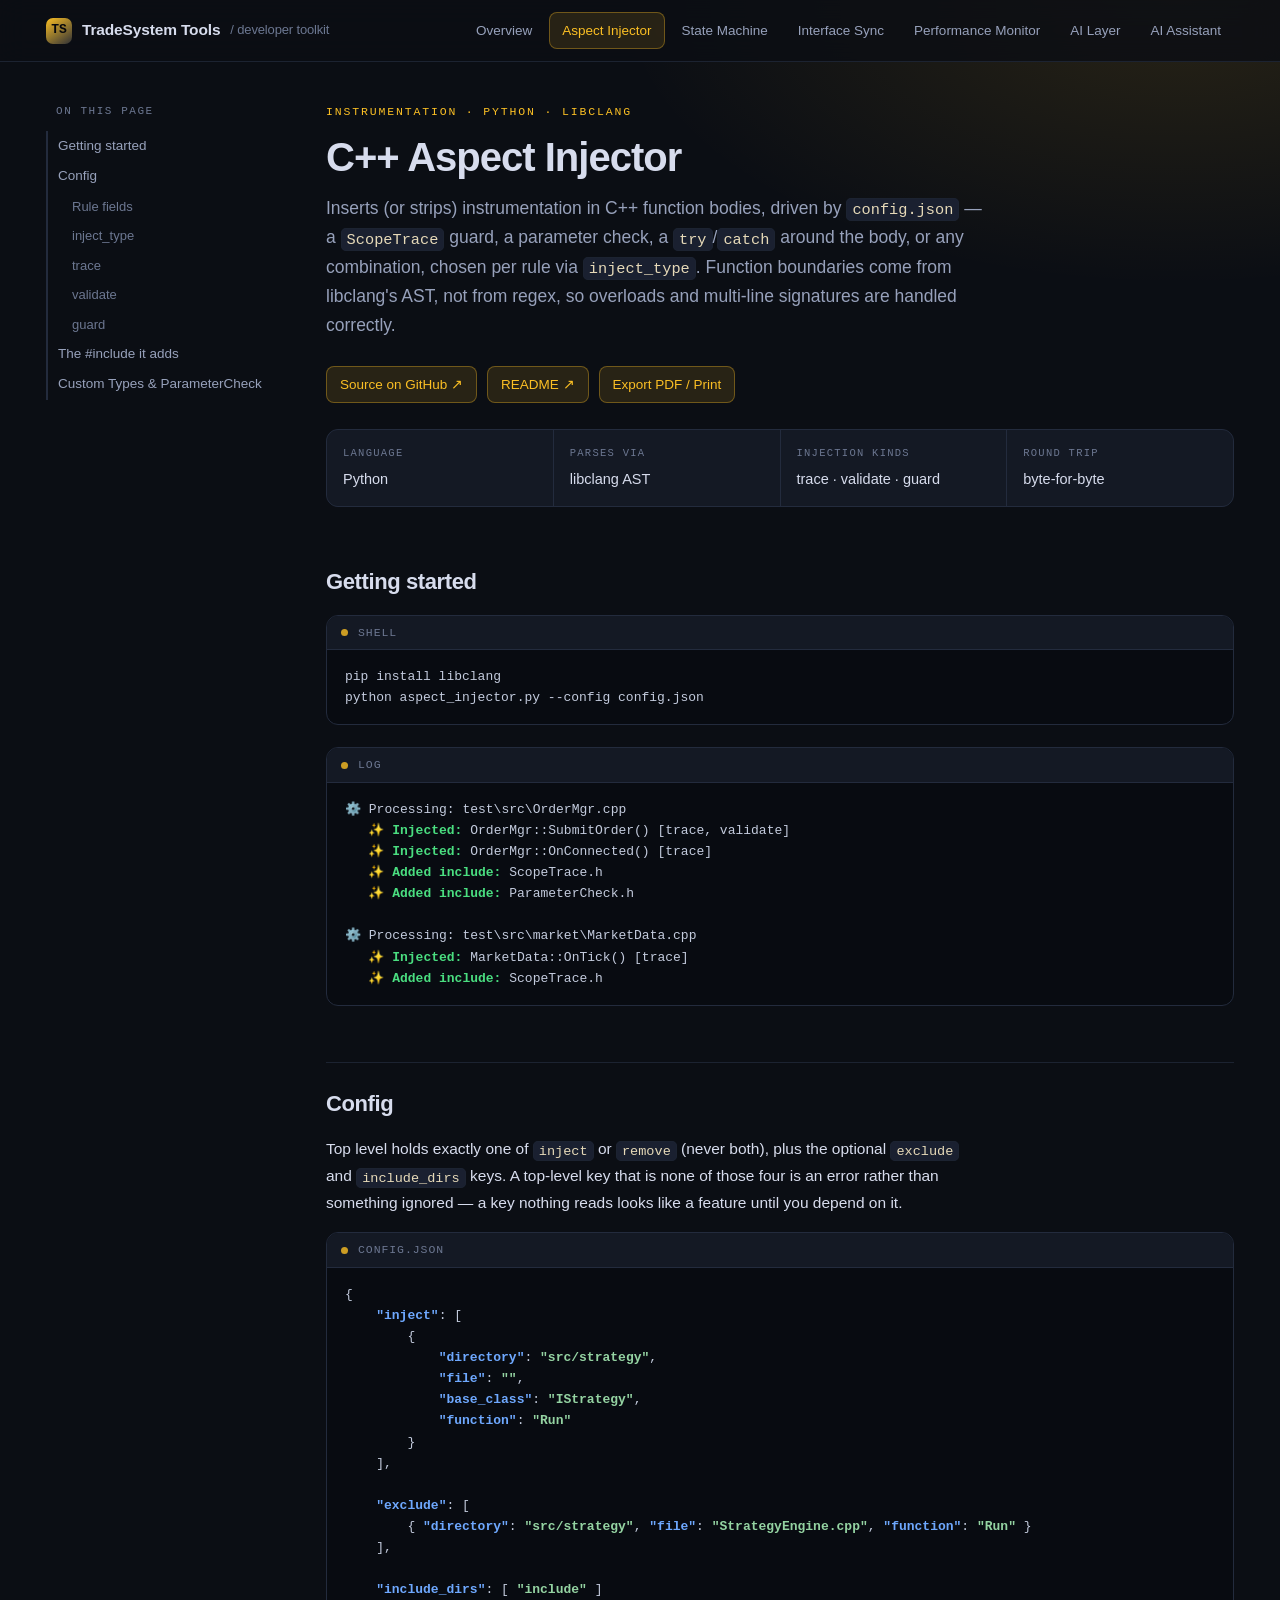
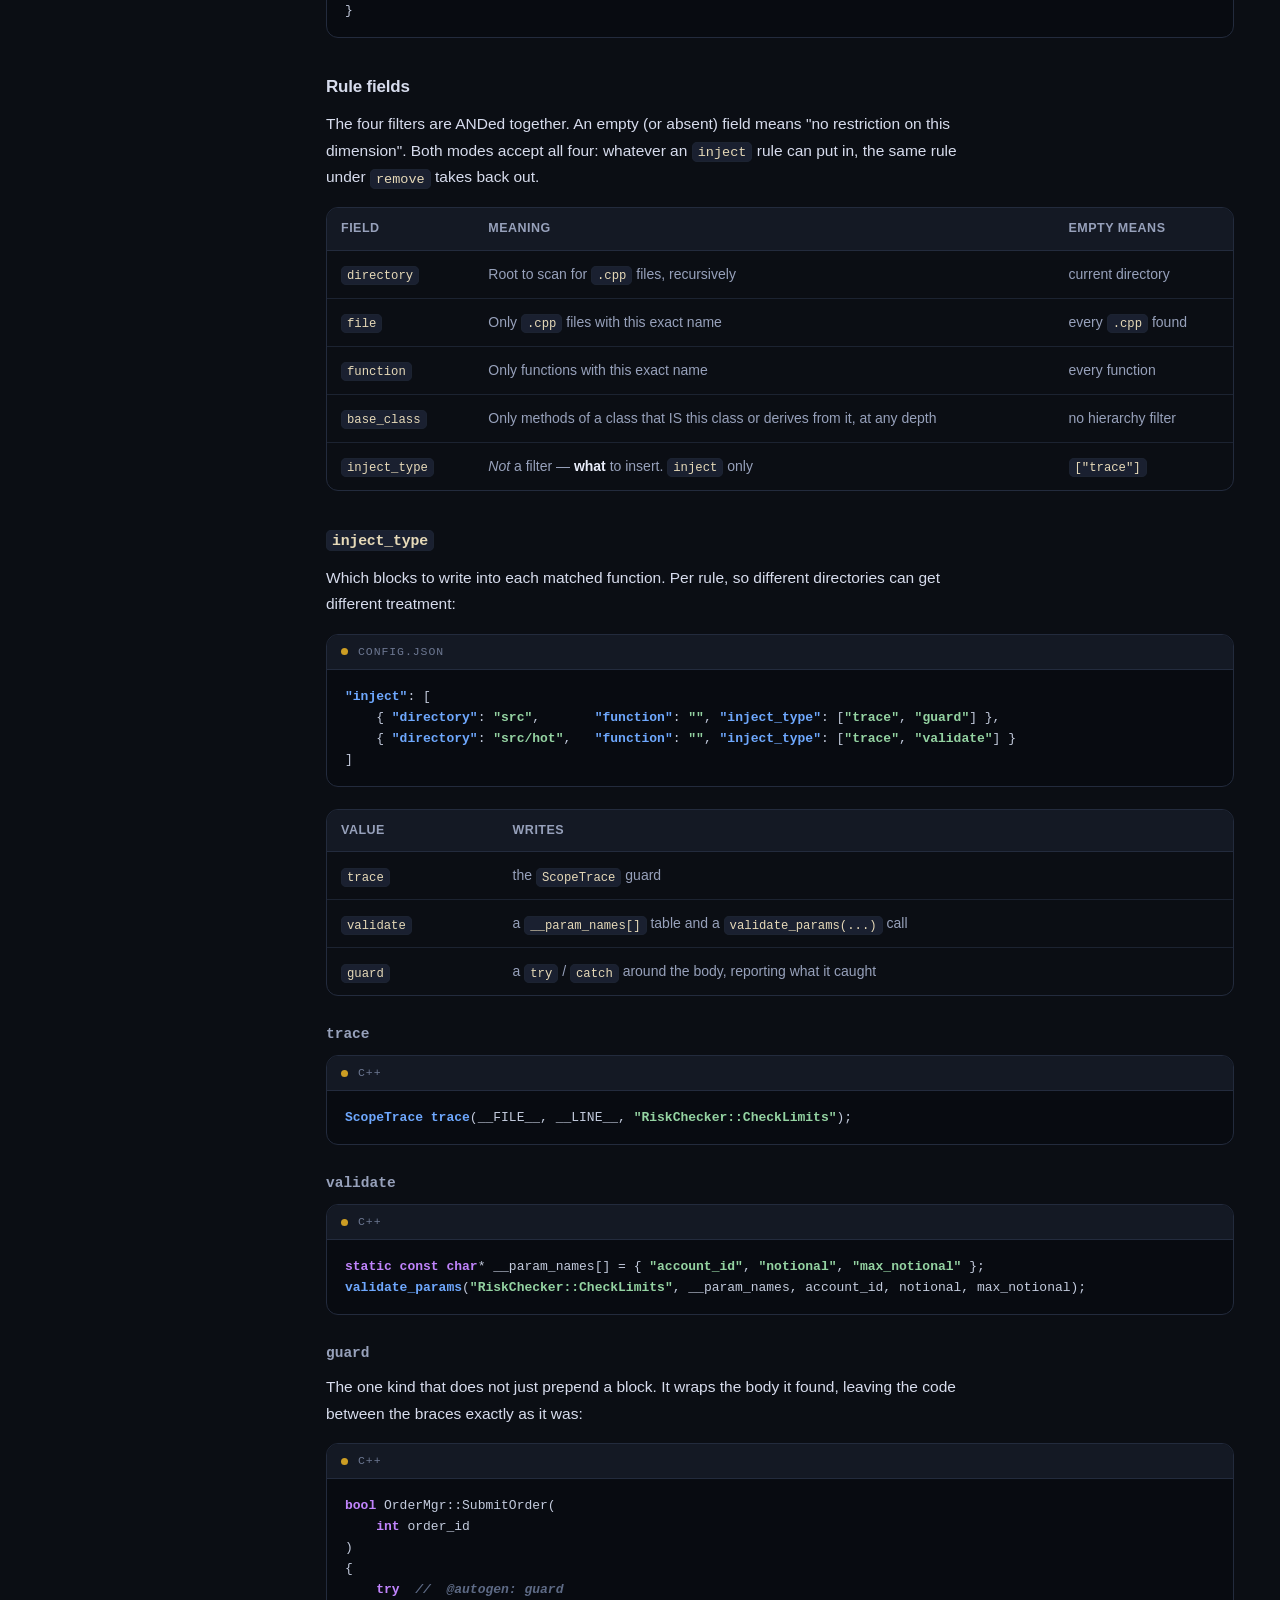
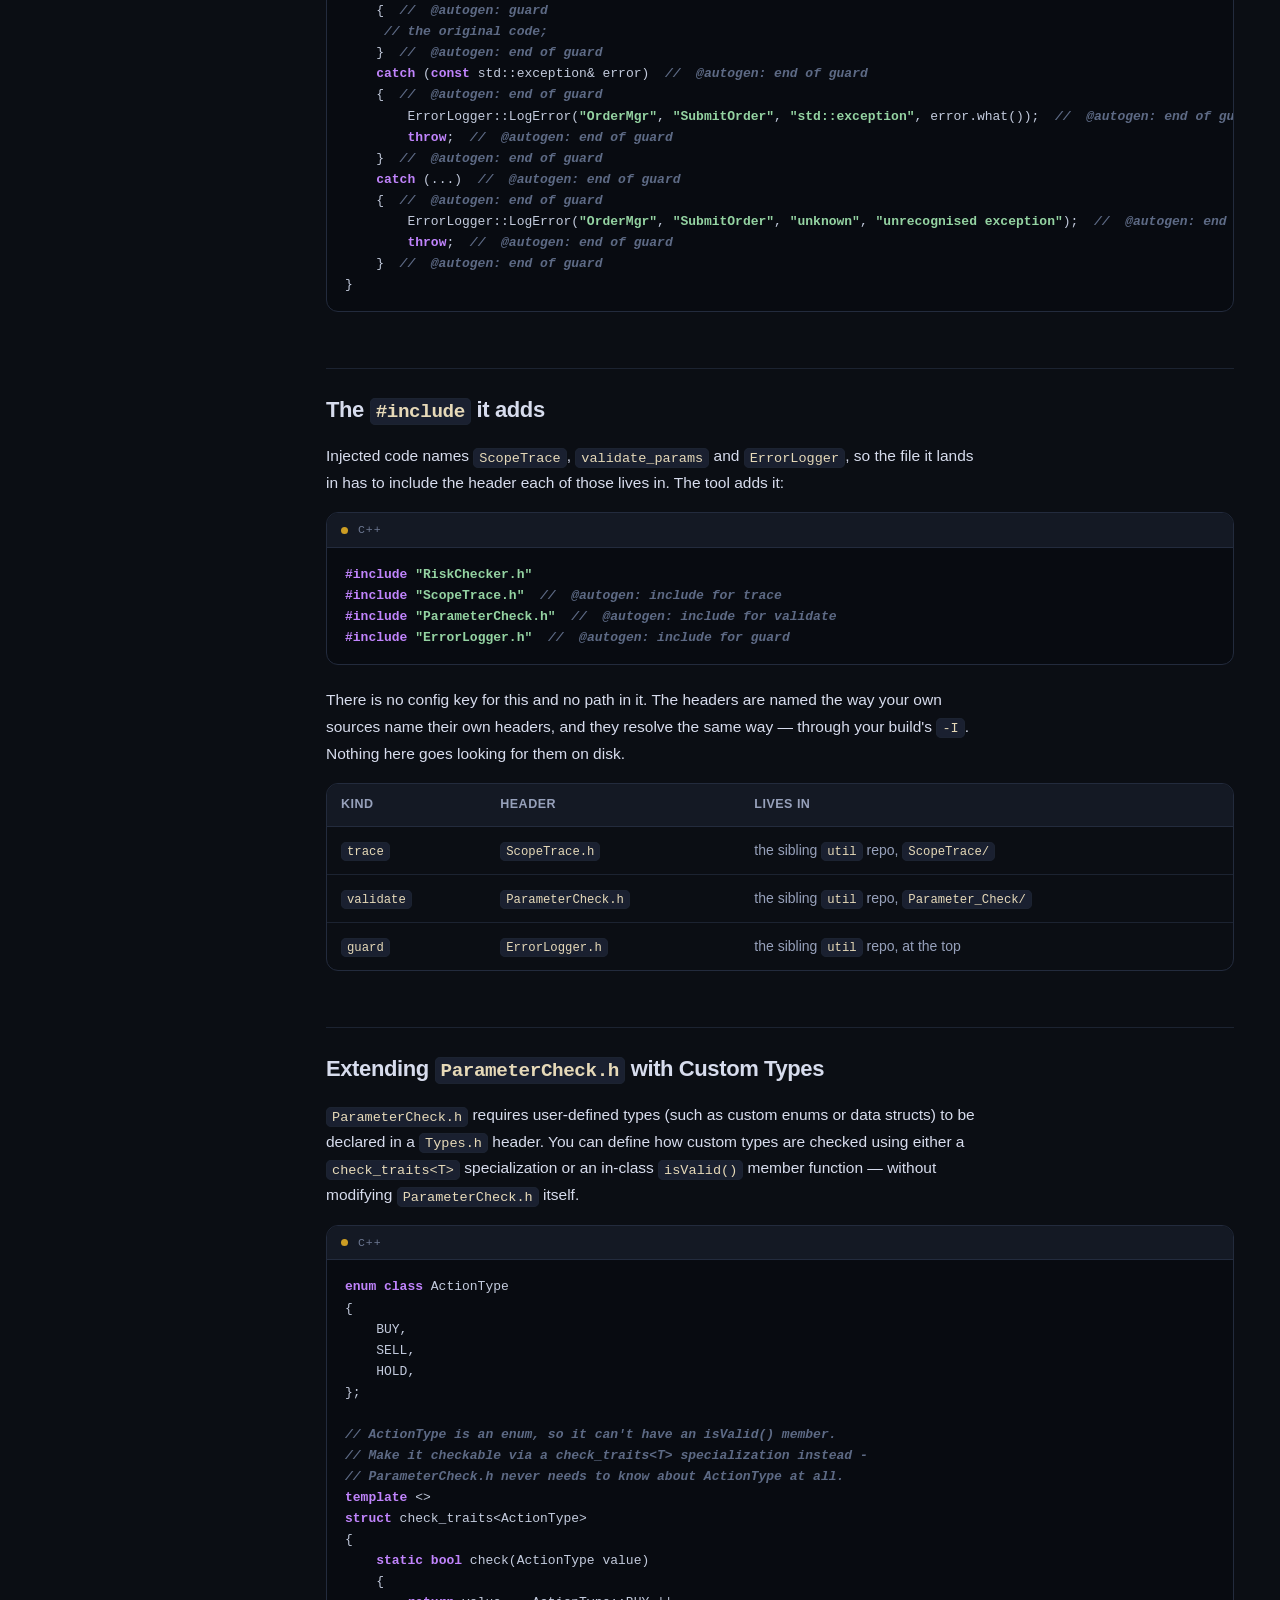
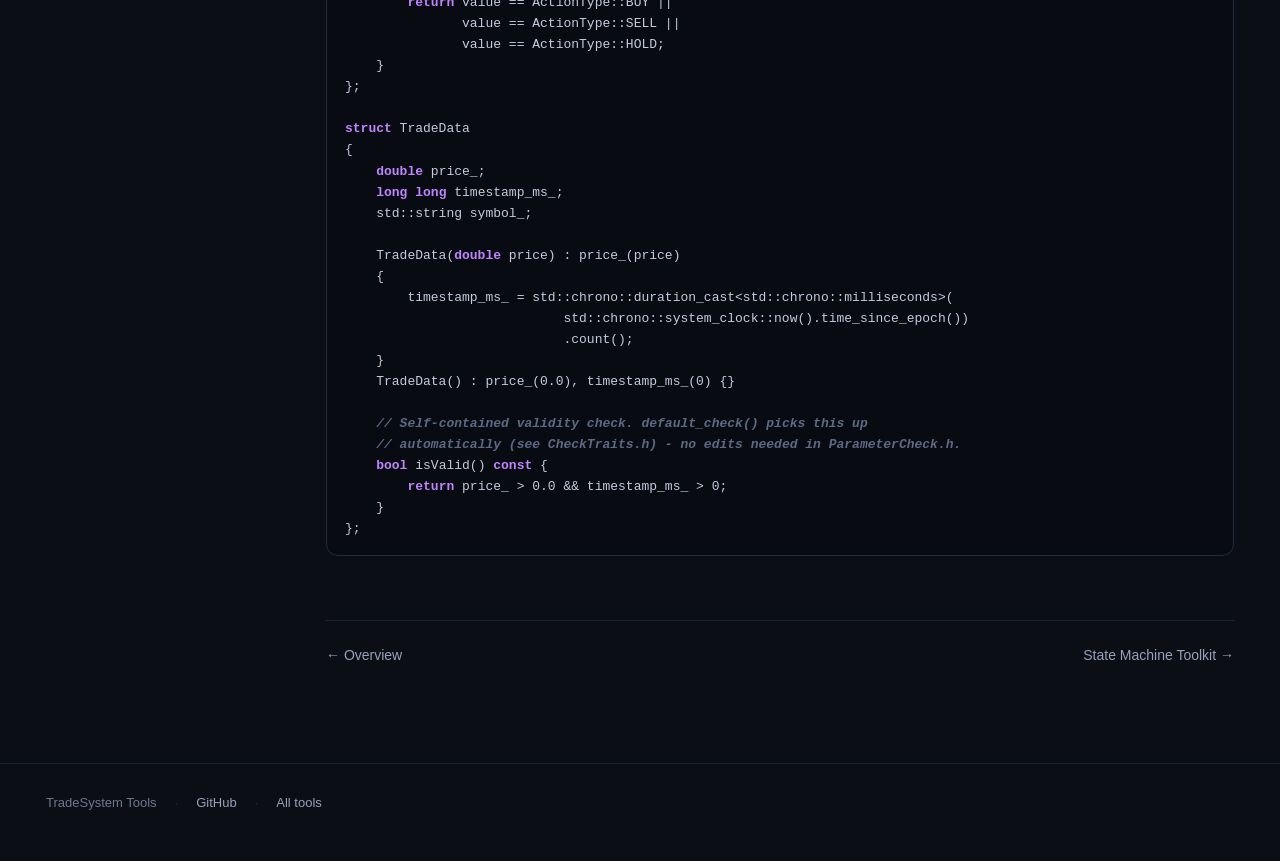
<file: site/aspect-injector.html>
<!DOCTYPE html>
<html lang="en">
<head>
<meta charset="UTF-8">
<meta name="viewport" content="width=device-width, initial-scale=1">
<title>Aspect Injector — TradeSystem Tools</title>
<meta name="description" content="Inserts or strips instrumentation in C++ function bodies — ScopeTrace guard, parameter check, try/catch — driven by config.json and libclang's AST.">
<link rel="stylesheet" href="assets/style.css">
</head>
<body data-tool="aspect">

<header class="topbar">
  <div class="topbar-inner">
    <a class="brand" href="index.html">
      <span class="brand-mark">TS</span>
      TradeSystem Tools
      <span class="brand-sub">/ developer toolkit</span>
    </a>
    <nav class="topnav">
      <a href="index.html">Overview</a>
      <a href="aspect-injector.html" aria-current="page">Aspect Injector</a>
      <a href="state-machine.html">State Machine</a>
      <a href="interface-sync.html">Interface Sync</a>
      <a href="performance-monitor.html">Performance Monitor</a>
      <a href="ai-web-layer.html">AI Layer</a>
      <a href="ai-assistant.html">AI Assistant</a>
    </nav>
  </div>
</header>

<div class="layout">

  <aside class="toc">
    <div class="toc-title">On this page</div>
    <a href="#start">Getting started</a>
    <a href="#config">Config</a>
    <a href="#fields" class="sub">Rule fields</a>
    <a href="#inject-type" class="sub">inject_type</a>
    <a href="#trace" class="sub">trace</a>
    <a href="#validate" class="sub">validate</a>
    <a href="#guard" class="sub">guard</a>
    <a href="#include">The #include it adds</a>
    <a href="#types-example">Custom Types & ParameterCheck</a>
  </aside>

  <article>

    <div class="eyebrow">Instrumentation · Python · libclang</div>
    <h1>C++ Aspect Injector</h1>
    <p class="lede">
      Inserts (or strips) instrumentation in C++ function bodies, driven by <code>config.json</code> —
      a <code>ScopeTrace</code> guard, a parameter check, a <code>try</code>/<code>catch</code> around
      the body, or any combination, chosen per rule via <code>inject_type</code>. Function boundaries
      come from libclang's AST, not from regex, so overloads and multi-line signatures are handled
      correctly.
    </p>

    <div class="project-links" style="margin-bottom: 26px;">
      <a href="https://github.com/Celia2024-bit/tools/tree/main/aspect_injector" target="_blank" rel="noopener" class="project-link">Source on GitHub ↗</a>
      <a href="https://github.com/Celia2024-bit/tools/blob/main/aspect_injector/README.md" target="_blank" rel="noopener" class="project-link">README ↗</a>
      <button onclick="window.print()" class="project-link no-print" style="cursor: pointer;">Export PDF / Print</button>
    </div>

    <dl class="facts">
      <div class="fact"><dt>Language</dt><dd>Python</dd></div>
      <div class="fact"><dt>Parses via</dt><dd>libclang AST</dd></div>
      <div class="fact"><dt>Injection kinds</dt><dd>trace · validate · guard</dd></div>
      <div class="fact"><dt>Round trip</dt><dd>byte-for-byte</dd></div>
    </dl>

    <h2 id="start">Getting started</h2>

    <div class="code">
      <div class="code-head"><span class="dot"></span>shell</div>
<pre><code>pip install libclang
python aspect_injector.py --config config.json</code></pre>
    </div>
    
    <div class="code">
      <div class="code-head"><span class="dot"></span>log</div>
<pre><code>⚙️ Processing: test\src\OrderMgr.cpp
   <b class="ok">✨ Injected:</b> OrderMgr::SubmitOrder() [trace, validate]
   <b class="ok">✨ Injected:</b> OrderMgr::OnConnected() [trace]
   <b class="ok">✨ Added include:</b> ScopeTrace.h
   <b class="ok">✨ Added include:</b> ParameterCheck.h

⚙️ Processing: test\src\market\MarketData.cpp
   <b class="ok">✨ Injected:</b> MarketData::OnTick() [trace]
   <b class="ok">✨ Added include:</b> ScopeTrace.h</code></pre>
    </div>

    <h2 id="config">Config</h2>

    <p>
      Top level holds exactly one of <code>inject</code> or <code>remove</code> (never both), plus the
      optional <code>exclude</code> and <code>include_dirs</code> keys. A top-level key that is none of
      those four is an error rather than something ignored — a key nothing reads looks like a feature
      until you depend on it.
    </p>

    <div class="code">
      <div class="code-head"><span class="dot"></span>config.json</div>
<pre><code>{
    <b class="n">"inject"</b>: [
        {
            <b class="n">"directory"</b>: <b class="s">"src/strategy"</b>,
            <b class="n">"file"</b>: <b class="s">""</b>,
            <b class="n">"base_class"</b>: <b class="s">"IStrategy"</b>,
            <b class="n">"function"</b>: <b class="s">"Run"</b>
        }
    ],

    <b class="n">"exclude"</b>: [
        { <b class="n">"directory"</b>: <b class="s">"src/strategy"</b>, <b class="n">"file"</b>: <b class="s">"StrategyEngine.cpp"</b>, <b class="n">"function"</b>: <b class="s">"Run"</b> }
    ],

    <b class="n">"include_dirs"</b>: [ <b class="s">"include"</b> ]
}</code></pre>
    </div>

    <h3 id="fields">Rule fields</h3>

    <p>
      The four filters are ANDed together. An empty (or absent) field means "no restriction on this
      dimension". Both modes accept all four: whatever an <code>inject</code> rule can put in, the same
      rule under <code>remove</code> takes back out.
    </p>

    <div class="table-wrap">
      <table>
        <thead>
          <tr><th>Field</th><th>Meaning</th><th>Empty means</th></tr>
        </thead>
        <tbody>
          <tr><td><code>directory</code></td><td>Root to scan for <code>.cpp</code> files, recursively</td><td>current directory</td></tr>
          <tr><td><code>file</code></td><td>Only <code>.cpp</code> files with this exact name</td><td>every <code>.cpp</code> found</td></tr>
          <tr><td><code>function</code></td><td>Only functions with this exact name</td><td>every function</td></tr>
          <tr><td><code>base_class</code></td><td>Only methods of a class that IS this class or derives from it, at any depth</td><td>no hierarchy filter</td></tr>
          <tr><td><code>inject_type</code></td><td><em>Not</em> a filter — <strong>what</strong> to insert. <code>inject</code> only</td><td><code>["trace"]</code></td></tr>
        </tbody>
      </table>
    </div>

    <h3 id="inject-type"><code>inject_type</code></h3>

    <p>
      Which blocks to write into each matched function. Per rule, so different directories can get
      different treatment:
    </p>

    <div class="code">
      <div class="code-head"><span class="dot"></span>config.json</div>
<pre><code><b class="n">"inject"</b>: [
    { <b class="n">"directory"</b>: <b class="s">"src"</b>,       <b class="n">"function"</b>: <b class="s">""</b>, <b class="n">"inject_type"</b>: [<b class="s">"trace"</b>, <b class="s">"guard"</b>] },
    { <b class="n">"directory"</b>: <b class="s">"src/hot"</b>,   <b class="n">"function"</b>: <b class="s">""</b>, <b class="n">"inject_type"</b>: [<b class="s">"trace"</b>, <b class="s">"validate"</b>] }
]</code></pre>
    </div>

    <div class="table-wrap">
      <table>
        <thead><tr><th>Value</th><th>Writes</th></tr></thead>
        <tbody>
          <tr><td><code>trace</code></td><td>the <code>ScopeTrace</code> guard</td></tr>
          <tr><td><code>validate</code></td><td>a <code>__param_names[]</code> table and a <code>validate_params(...)</code> call</td></tr>
          <tr><td><code>guard</code></td><td>a <code>try</code> / <code>catch</code> around the body, reporting what it caught</td></tr>
        </tbody>
      </table>
    </div>
    
    <h4 id="trace">trace</h4>

    <div class="code">
      <div class="code-head"><span class="dot"></span>c++</div>
<pre><code><b class="n">ScopeTrace trace</b>(__FILE__, __LINE__, <b class="s">"RiskChecker::CheckLimits"</b>);</code></pre>
    </div>

    <h4 id="validate">validate</h4>

    <div class="code">
      <div class="code-head"><span class="dot"></span>c++</div>
<pre><code><b class="k">static const char</b>* __param_names[] = { <b class="s">"account_id"</b>, <b class="s">"notional"</b>, <b class="s">"max_notional"</b> };
<b class="n">validate_params</b>(<b class="s">"RiskChecker::CheckLimits"</b>, __param_names, account_id, notional, max_notional);</code></pre>
    </div>

    <h4 id="guard">guard</h4>

    <p>
      The one kind that does not just prepend a block. It wraps the body it found, leaving the code
      between the braces exactly as it was:
    </p>

    <div class="code">
      <div class="code-head"><span class="dot"></span>c++</div>
<pre><code><b class="k">bool</b> OrderMgr::SubmitOrder(
    <b class="k">int</b> order_id
)
{
    <b class="k">try</b>  <b class="c">//  @autogen: guard</b>
    {  <b class="c">//  @autogen: guard</b>
    <b class="c"> // the original code;</b>
    }  <b class="c">//  @autogen: end of guard</b>
    <b class="k">catch</b> (<b class="k">const</b> std::exception&amp; error)  <b class="c">//  @autogen: end of guard</b>
    {  <b class="c">//  @autogen: end of guard</b>
        ErrorLogger::LogError(<b class="s">"OrderMgr"</b>, <b class="s">"SubmitOrder"</b>, <b class="s">"std::exception"</b>, error.what());  <b class="c">//  @autogen: end of guard</b>
        <b class="k">throw</b>;  <b class="c">//  @autogen: end of guard</b>
    }  <b class="c">//  @autogen: end of guard</b>
    <b class="k">catch</b> (...)  <b class="c">//  @autogen: end of guard</b>
    {  <b class="c">//  @autogen: end of guard</b>
        ErrorLogger::LogError(<b class="s">"OrderMgr"</b>, <b class="s">"SubmitOrder"</b>, <b class="s">"unknown"</b>, <b class="s">"unrecognised exception"</b>);  <b class="c">//  @autogen: end of guard</b>
        <b class="k">throw</b>;  <b class="c">//  @autogen: end of guard</b>
    }  <b class="c">//  @autogen: end of guard</b>
}</code></pre>
    </div>

    <h2 id="include">The <code>#include</code> it adds</h2>

    <p>
      Injected code names <code>ScopeTrace</code>, <code>validate_params</code> and
      <code>ErrorLogger</code>, so the file it lands in has to include the header each of those lives
      in. The tool adds it:
    </p>

    <div class="code">
      <div class="code-head"><span class="dot"></span>c++</div>
<pre><code><b class="k">#include</b> <b class="s">"RiskChecker.h"</b>
<b class="k">#include</b> <b class="s">"ScopeTrace.h"</b>  <b class="c">//  @autogen: include for trace</b>
<b class="k">#include</b> <b class="s">"ParameterCheck.h"</b>  <b class="c">//  @autogen: include for validate</b>
<b class="k">#include</b> <b class="s">"ErrorLogger.h"</b>  <b class="c">//  @autogen: include for guard</b></code></pre>
    </div>

    <p>
      There is no config key for this and no path in it. The headers are named the way your own sources
      name their own headers, and they resolve the same way — through your build's <code>-I</code>.
      Nothing here goes looking for them on disk.
    </p>

    <div class="table-wrap">
      <table>
        <thead><tr><th>Kind</th><th>Header</th><th>Lives in</th></tr></thead>
        <tbody>
          <tr><td><code>trace</code></td><td><code>ScopeTrace.h</code></td><td>the sibling <code>util</code> repo, <code>ScopeTrace/</code></td></tr>
          <tr><td><code>validate</code></td><td><code>ParameterCheck.h</code></td><td>the sibling <code>util</code> repo, <code>Parameter_Check/</code></td></tr>
          <tr><td><code>guard</code></td><td><code>ErrorLogger.h</code></td><td>the sibling <code>util</code> repo, at the top</td></tr>
        </tbody>
      </table>
    </div>

    <h2 id="types-example">Extending <code>ParameterCheck.h</code> with Custom Types</h2>

    <p>
      <code>ParameterCheck.h</code> requires user-defined types (such as custom enums or data structs) to be declared in a <code>Types.h</code> header. You can define how custom types are checked using either a <code>check_traits&lt;T&gt;</code> specialization or an in-class <code>isValid()</code> member function — without modifying <code>ParameterCheck.h</code> itself.
    </p>

    <div class="code">
      <div class="code-head"><span class="dot"></span>c++</div>
<pre><code><b class="k">enum class</b> ActionType
{
    BUY,
    SELL,
    HOLD,
};

<b class="c">// ActionType is an enum, so it can't have an isValid() member.</b>
<b class="c">// Make it checkable via a check_traits&lt;T&gt; specialization instead -</b>
<b class="c">// ParameterCheck.h never needs to know about ActionType at all.</b>
<b class="k">template</b> &lt;&gt;
<b class="k">struct</b> check_traits&lt;ActionType&gt;
{
    <b class="k">static bool</b> check(ActionType value)
    {
        <b class="k">return</b> value == ActionType::BUY ||
               value == ActionType::SELL ||
               value == ActionType::HOLD;
    }
};

<b class="k">struct</b> TradeData
{
    <b class="k">double</b> price_;
    <b class="k">long long</b> timestamp_ms_;
    std::string symbol_;

    TradeData(<b class="k">double</b> price) : price_(price)
    {
        timestamp_ms_ = std::chrono::duration_cast&lt;std::chrono::milliseconds&gt;(
                            std::chrono::system_clock::now().time_since_epoch())
                            .count();
    }
    TradeData() : price_(0.0), timestamp_ms_(0) {}

    <b class="c">// Self-contained validity check. default_check() picks this up</b>
    <b class="c">// automatically (see CheckTraits.h) - no edits needed in ParameterCheck.h.</b>
    <b class="k">bool</b> isValid() <b class="k">const</b> {
        <b class="k">return</b> price_ &gt; 0.0 &amp;&amp; timestamp_ms_ &gt; 0;
    }
};</code></pre>
    </div>

    <nav class="pager">
      <a href="index.html">← Overview</a>
      <a href="state-machine.html">State Machine Toolkit →</a>
    </nav>

  </article>
</div>

<footer class="footer">
  <div class="footer-inner">
    <span>TradeSystem Tools</span>
    <span class="sep">·</span>
    <a href="https://github.com/Celia2024-bit/tools.git" target="_blank" rel="noopener">GitHub</a>
    <span class="sep">·</span>
    <a href="index.html">All tools</a>
  </div>
</footer>

</body>
</html>
</file>
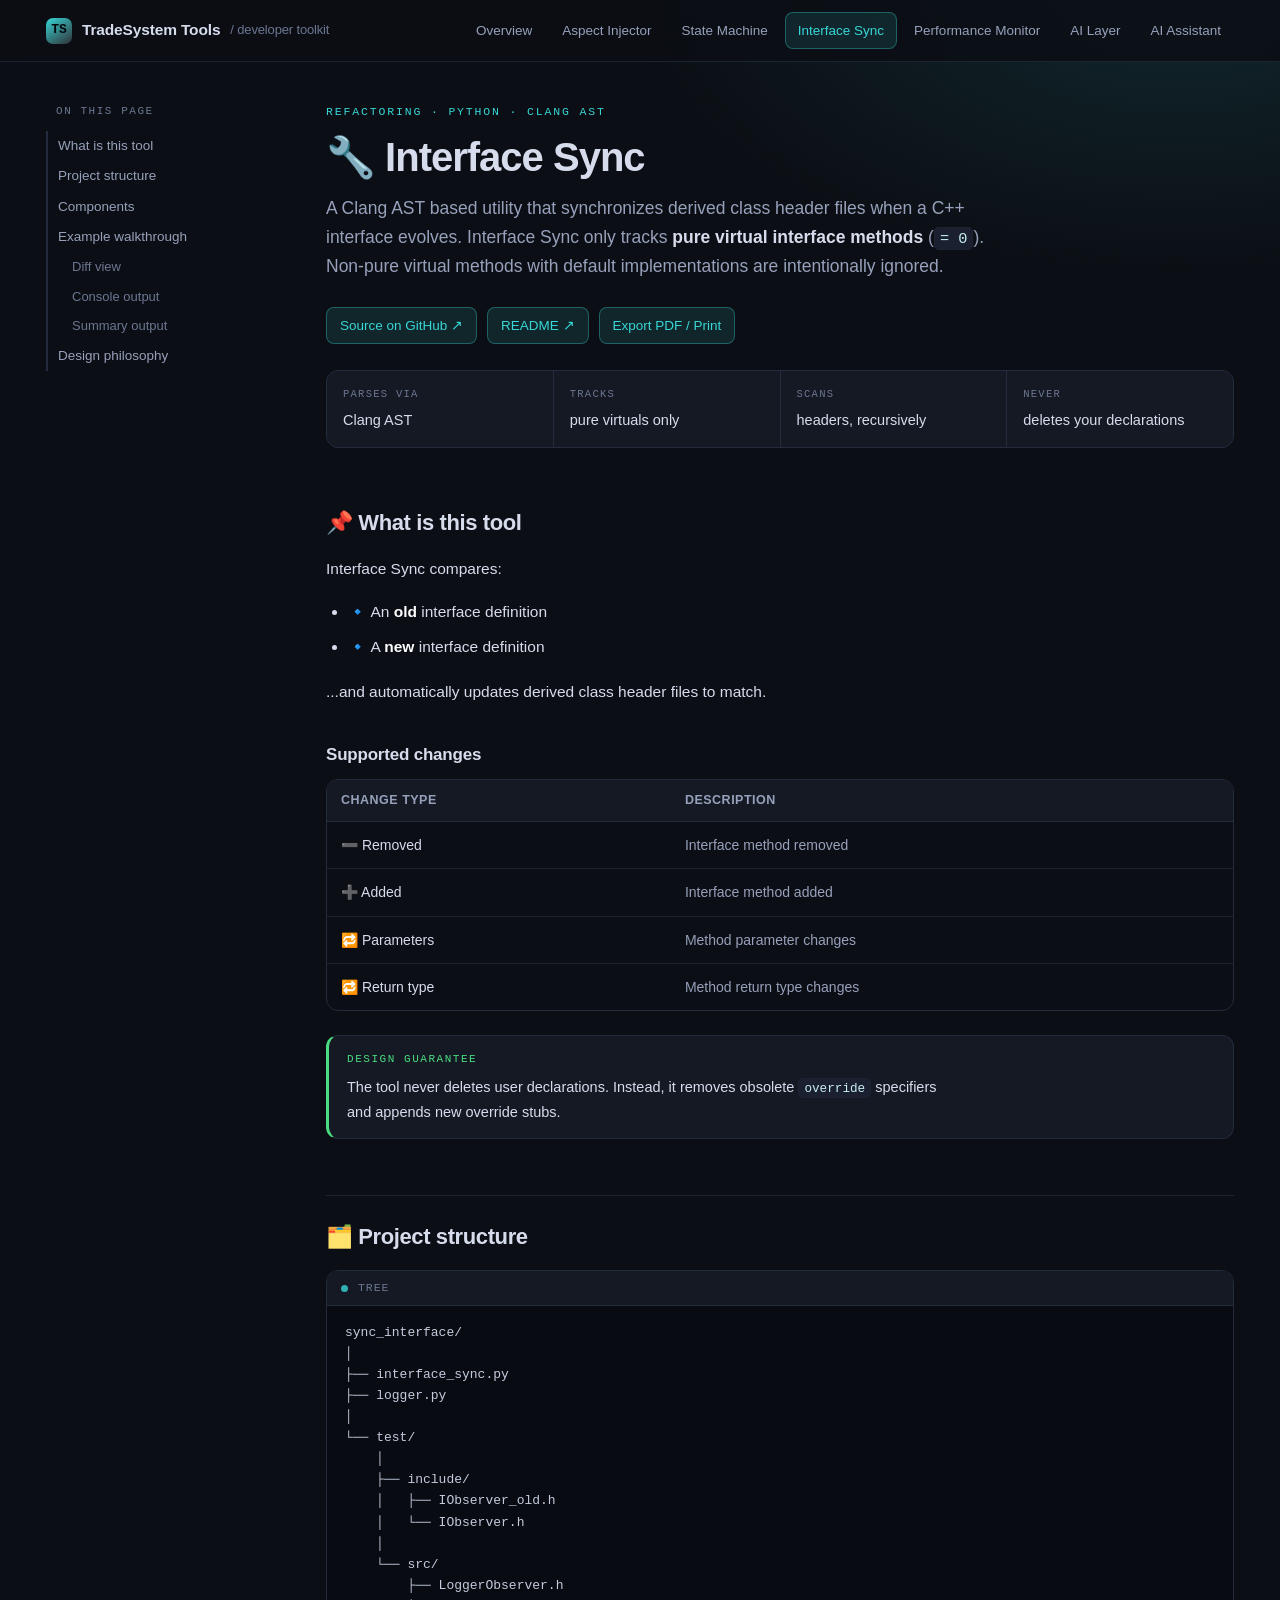
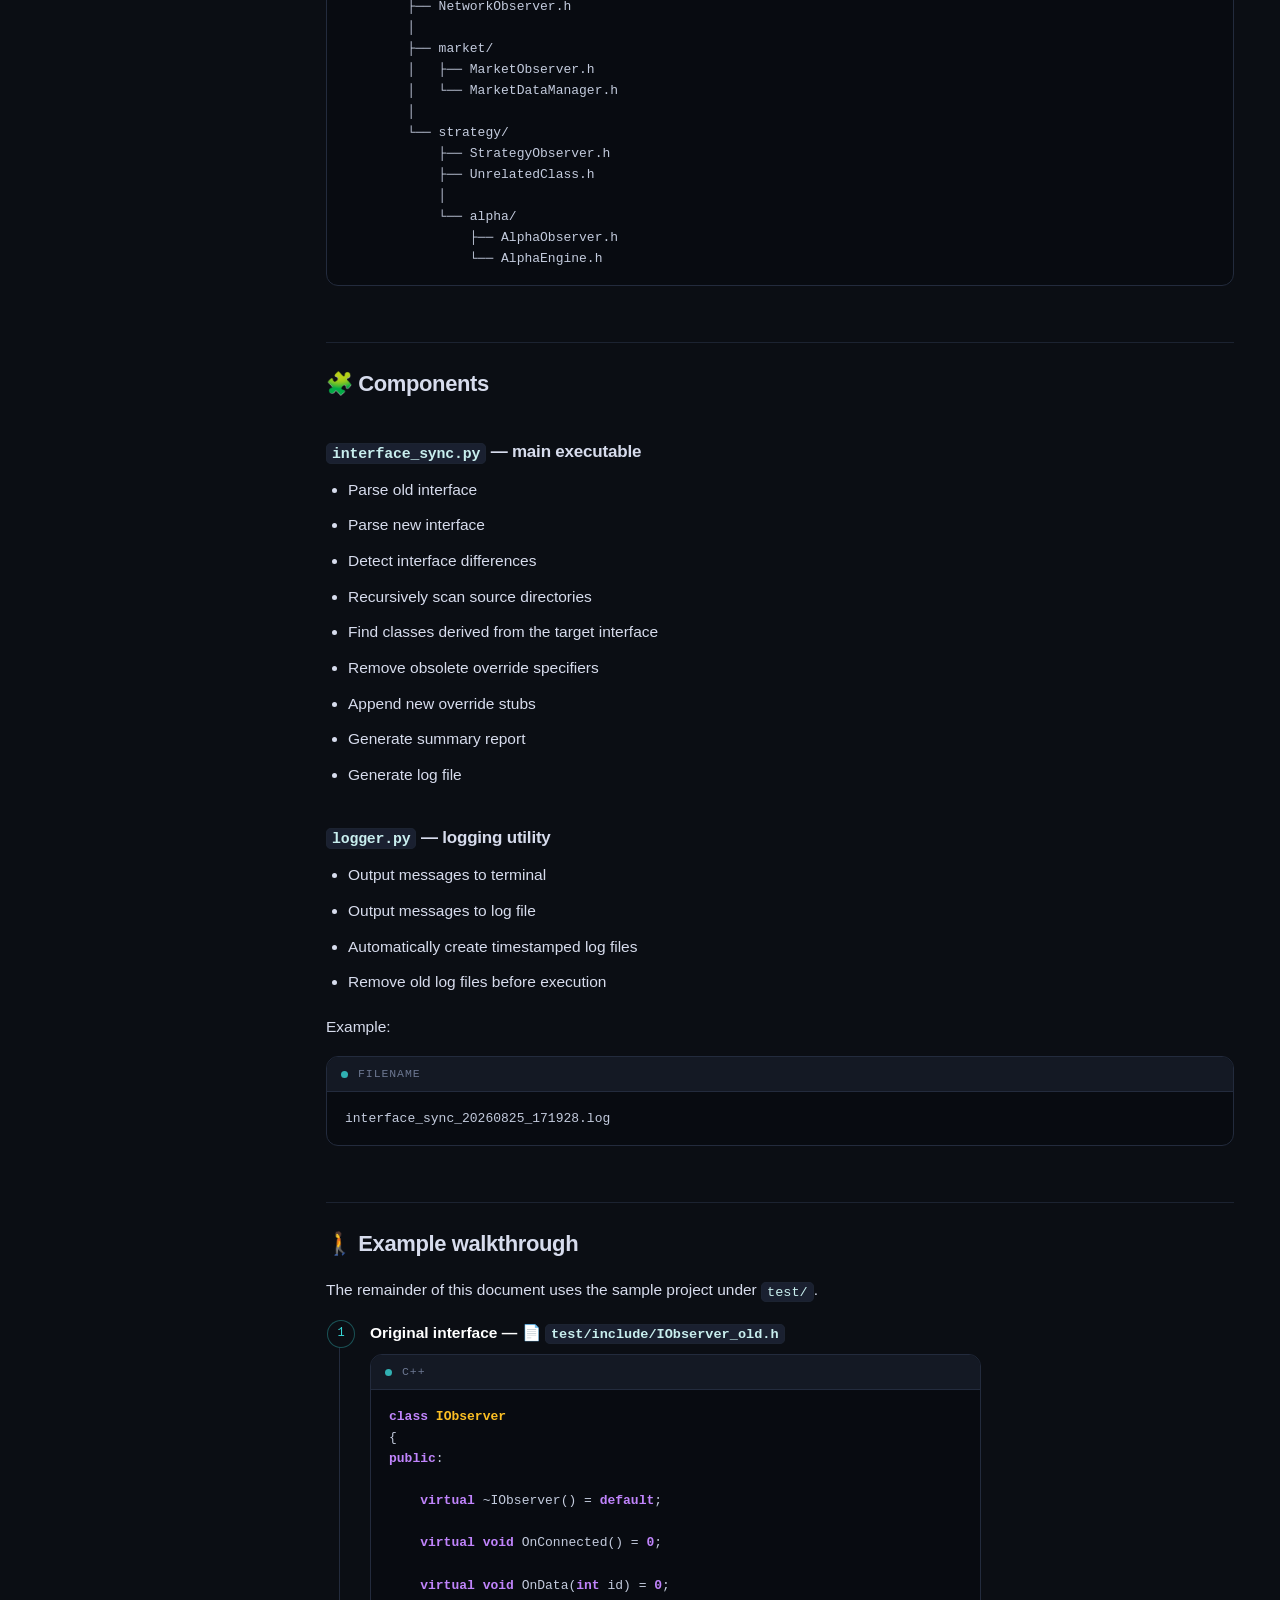
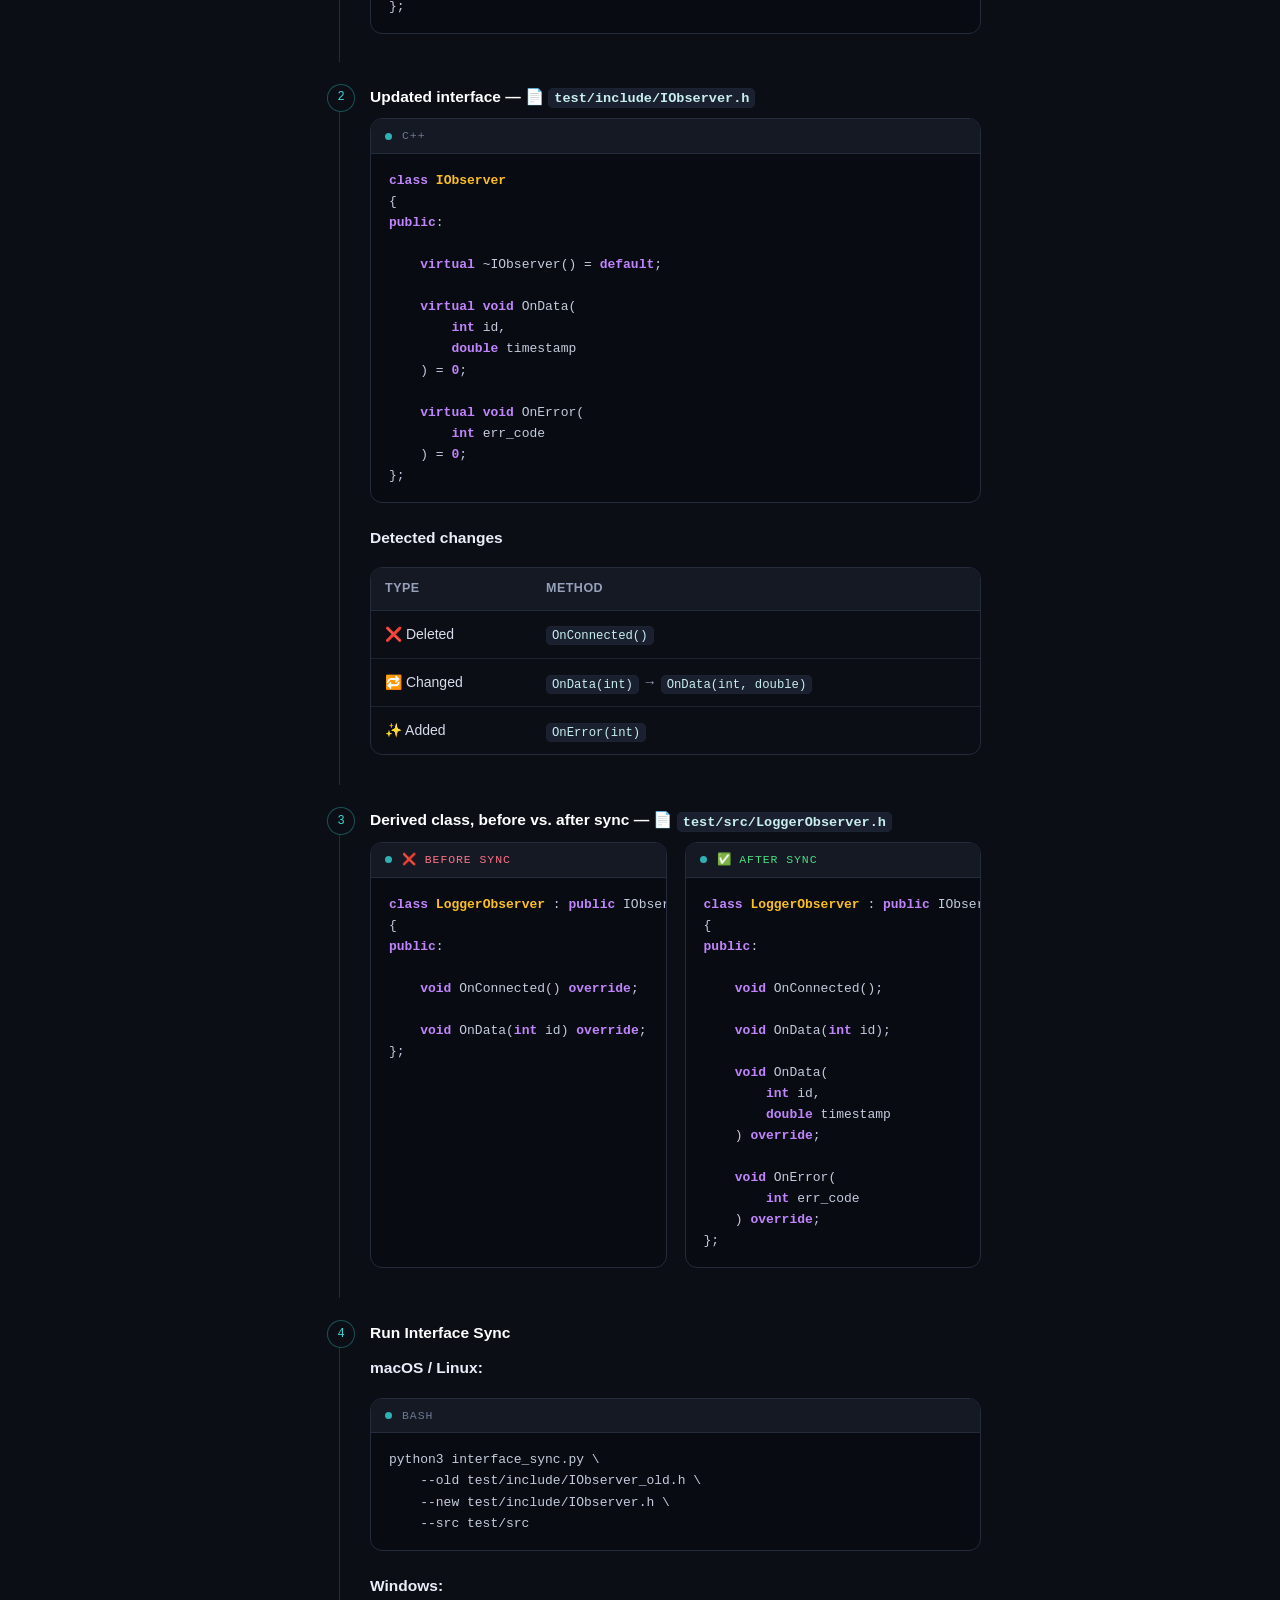
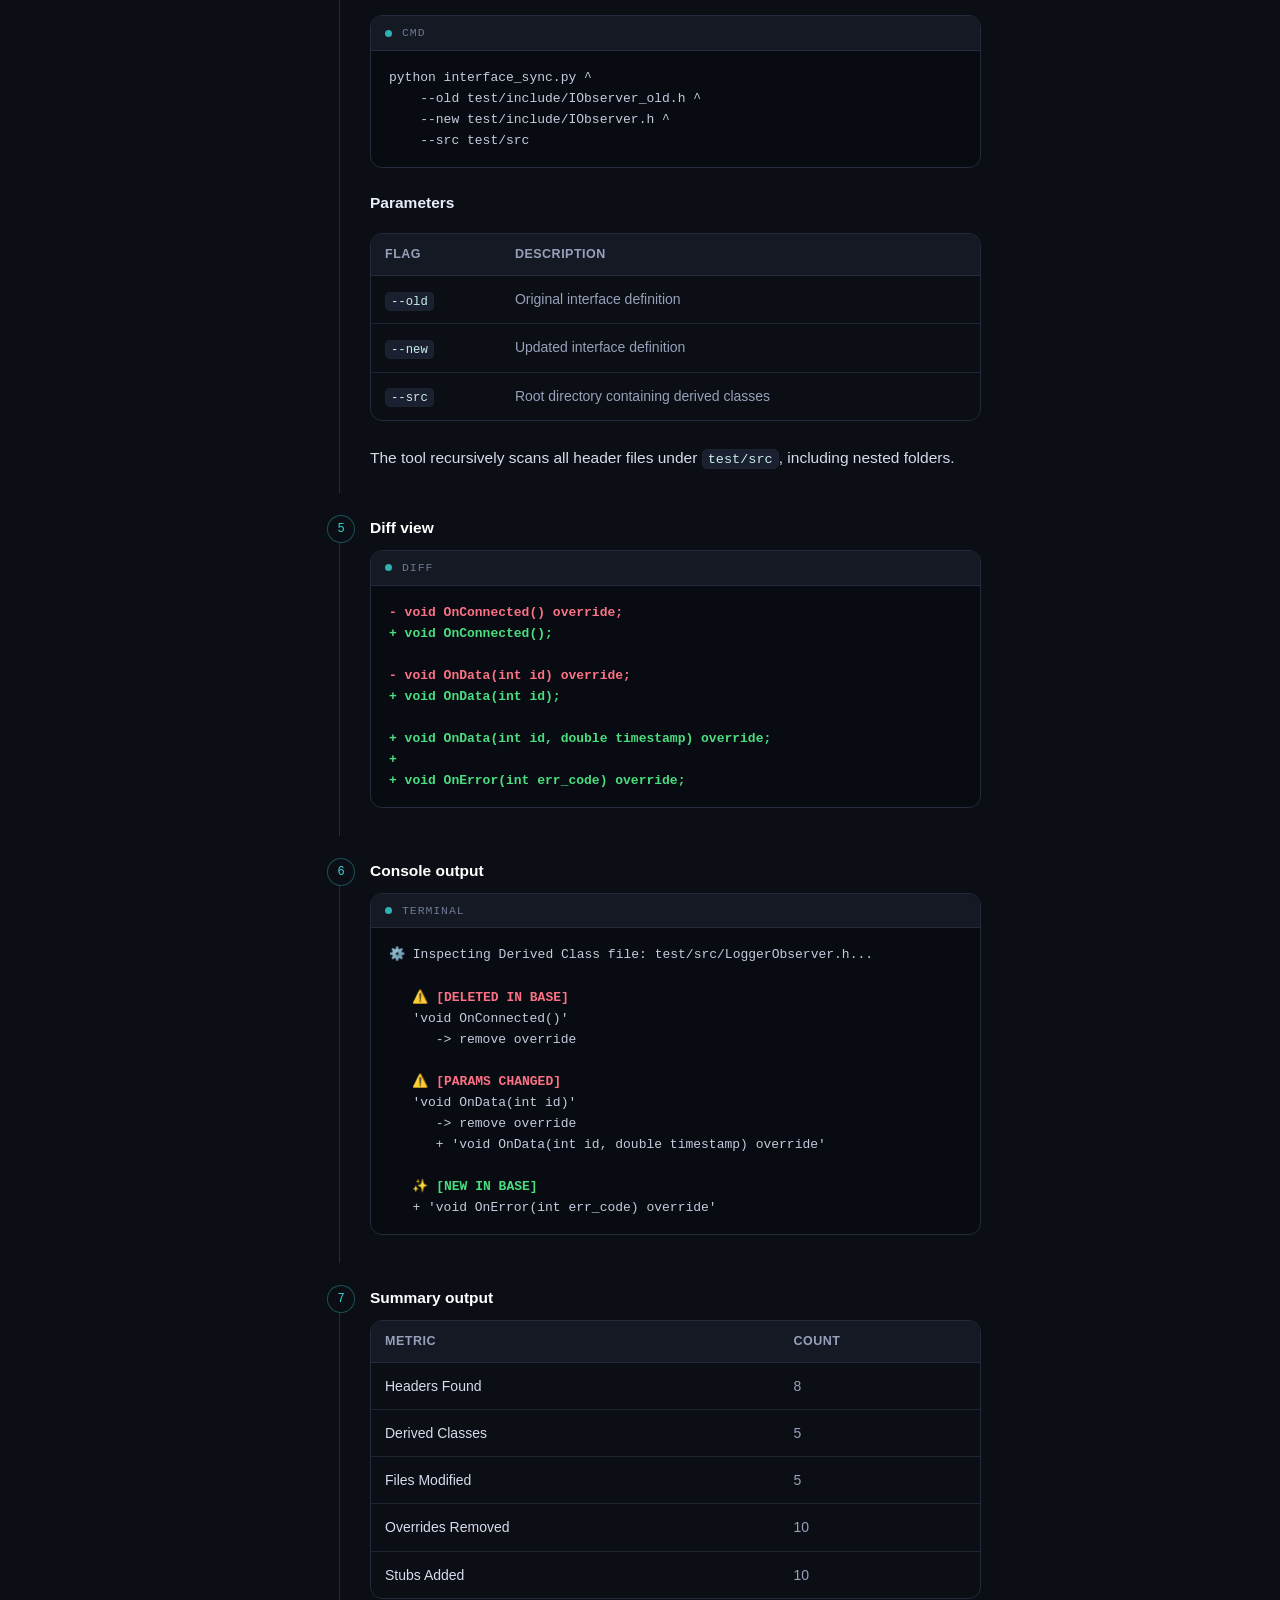
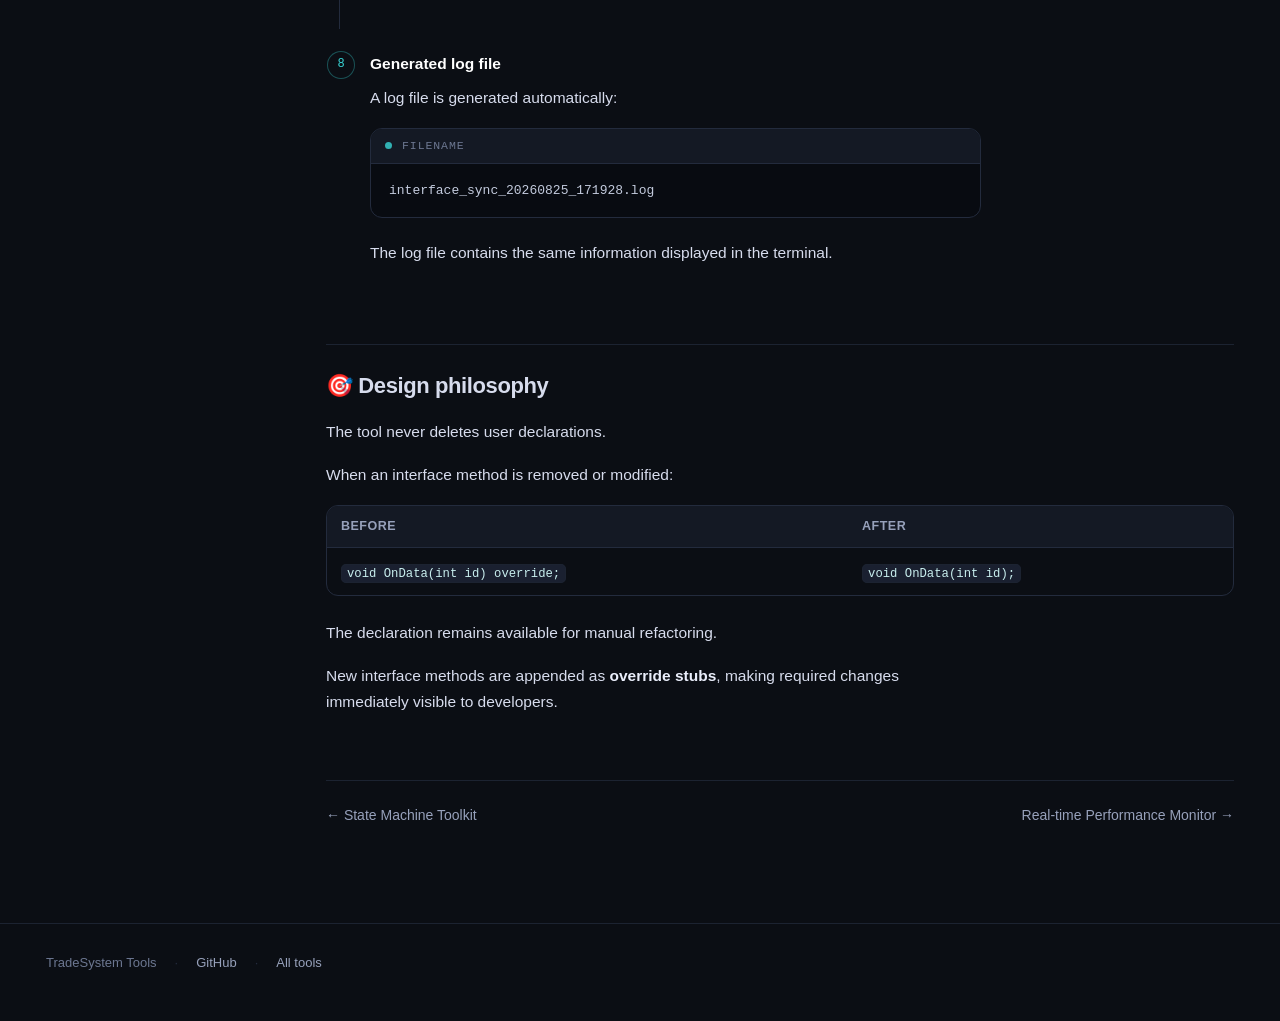
<file: site/interface-sync.html>
<!DOCTYPE html>
<html lang="en">
<head>
<meta charset="UTF-8">
<meta name="viewport" content="width=device-width, initial-scale=1">
<title>Interface Sync — TradeSystem Tools</title>
<meta name="description" content="A Clang AST based utility that synchronizes derived class header files when a C++ interface evolves.">
<link rel="stylesheet" href="assets/style.css">
</head>
<body data-tool="sync">

<header class="topbar">
  <div class="topbar-inner">
    <a class="brand" href="index.html">
      <span class="brand-mark">TS</span>
      TradeSystem Tools
      <span class="brand-sub">/ developer toolkit</span>
    </a>
    <nav class="topnav">
      <a href="index.html">Overview</a>
      <a href="aspect-injector.html">Aspect Injector</a>
      <a href="state-machine.html">State Machine</a>
      <a href="interface-sync.html" aria-current="page">Interface Sync</a>
      <a href="performance-monitor.html">Performance Monitor</a>
      <a href="ai-web-layer.html">AI Layer</a>
      <a href="ai-assistant.html">AI Assistant</a>
    </nav>
  </div>
</header>

<div class="layout">

  <aside class="toc">
    <div class="toc-title">On this page</div>
    <a href="#what">What is this tool</a>
    <a href="#structure">Project structure</a>
    <a href="#components">Components</a>
    <a href="#walkthrough">Example walkthrough</a>
    <a href="#diff" class="sub">Diff view</a>
    <a href="#console" class="sub">Console output</a>
    <a href="#summary" class="sub">Summary output</a>
    <a href="#philosophy">Design philosophy</a>
  </aside>

  <article>

    <div class="eyebrow">Refactoring · Python · Clang AST</div>
    <h1>🔧 Interface Sync</h1>
    <p class="lede">
      A Clang AST based utility that synchronizes derived class header files when a C++ interface
      evolves. Interface Sync only tracks <strong>pure virtual interface methods</strong>
      (<code>= 0</code>). Non-pure virtual methods with default implementations are intentionally
      ignored.
    </p>

    <div class="project-links" style="margin-bottom: 26px;">
      <a href="https://github.com/Celia2024-bit/tools/tree/main/sync_interface" target="_blank" rel="noopener" class="project-link">Source on GitHub ↗</a>
      <a href="https://github.com/Celia2024-bit/tools/blob/main/sync_interface/Interface_Sync.md" target="_blank" rel="noopener" class="project-link">README ↗</a>
      <button onclick="window.print()" class="project-link no-print" style="cursor: pointer;">Export PDF / Print</button>
    </div>

    <dl class="facts">
      <div class="fact"><dt>Parses via</dt><dd>Clang AST</dd></div>
      <div class="fact"><dt>Tracks</dt><dd>pure virtuals only</dd></div>
      <div class="fact"><dt>Scans</dt><dd>headers, recursively</dd></div>
      <div class="fact"><dt>Never</dt><dd>deletes your declarations</dd></div>
    </dl>

    <h2 id="what">📌 What is this tool</h2>

    <p>Interface Sync compares:</p>

    <ul>
      <li>🔹 An <strong>old</strong> interface definition</li>
      <li>🔹 A <strong>new</strong> interface definition</li>
    </ul>

    <p>...and automatically updates derived class header files to match.</p>

    <h3>Supported changes</h3>

    <div class="table-wrap">
      <table>
        <thead><tr><th>Change type</th><th>Description</th></tr></thead>
        <tbody>
          <tr><td>➖ Removed</td><td>Interface method removed</td></tr>
          <tr><td>➕ Added</td><td>Interface method added</td></tr>
          <tr><td>🔁 Parameters</td><td>Method parameter changes</td></tr>
          <tr><td>🔁 Return type</td><td>Method return type changes</td></tr>
        </tbody>
      </table>
    </div>

    <div class="callout good">
      <span class="callout-label">Design guarantee</span>
      <p>
        The tool never deletes user declarations. Instead, it removes obsolete <code>override</code>
        specifiers and appends new override stubs.
      </p>
    </div>

    <h2 id="structure">🗂️ Project structure</h2>

    <div class="code">
      <div class="code-head"><span class="dot"></span>tree</div>
<pre><code>sync_interface/
│
├── interface_sync.py
├── logger.py
│
└── test/
    │
    ├── include/
    │   ├── IObserver_old.h
    │   └── IObserver.h
    │
    └── src/
        ├── LoggerObserver.h
        ├── NetworkObserver.h
        │
        ├── market/
        │   ├── MarketObserver.h
        │   └── MarketDataManager.h
        │
        └── strategy/
            ├── StrategyObserver.h
            ├── UnrelatedClass.h
            │
            └── alpha/
                ├── AlphaObserver.h
                └── AlphaEngine.h</code></pre>
    </div>

    <h2 id="components">🧩 Components</h2>

    <h3><code>interface_sync.py</code> — main executable</h3>

    <ul>
      <li>Parse old interface</li>
      <li>Parse new interface</li>
      <li>Detect interface differences</li>
      <li>Recursively scan source directories</li>
      <li>Find classes derived from the target interface</li>
      <li>Remove obsolete override specifiers</li>
      <li>Append new override stubs</li>
      <li>Generate summary report</li>
      <li>Generate log file</li>
    </ul>

    <h3><code>logger.py</code> — logging utility</h3>

    <ul>
      <li>Output messages to terminal</li>
      <li>Output messages to log file</li>
      <li>Automatically create timestamped log files</li>
      <li>Remove old log files before execution</li>
    </ul>

    <p>Example:</p>

    <div class="code">
      <div class="code-head"><span class="dot"></span>filename</div>
<pre><code>interface_sync_20260825_171928.log</code></pre>
    </div>

    <h2 id="walkthrough">🚶 Example walkthrough</h2>

    <p>The remainder of this document uses the sample project under <code>test/</code>.</p>

    <ol class="steps">

      <li>
        <span class="step-title">Original interface — 📄 <code>test/include/IObserver_old.h</code></span>
        <div class="code">
          <div class="code-head"><span class="dot"></span>c++</div>
<pre><code><b class="k">class</b> <b class="t">IObserver</b>
{
<b class="k">public</b>:

    <b class="k">virtual</b> ~IObserver() = <b class="k">default</b>;

    <b class="k">virtual void</b> OnConnected() = <b class="k">0</b>;

    <b class="k">virtual void</b> OnData(<b class="k">int</b> id) = <b class="k">0</b>;
};</code></pre>
        </div>
      </li>

      <li>
        <span class="step-title">Updated interface — 📄 <code>test/include/IObserver.h</code></span>
        <div class="code">
          <div class="code-head"><span class="dot"></span>c++</div>
<pre><code><b class="k">class</b> <b class="t">IObserver</b>
{
<b class="k">public</b>:

    <b class="k">virtual</b> ~IObserver() = <b class="k">default</b>;

    <b class="k">virtual void</b> OnData(
        <b class="k">int</b> id,
        <b class="k">double</b> timestamp
    ) = <b class="k">0</b>;

    <b class="k">virtual void</b> OnError(
        <b class="k">int</b> err_code
    ) = <b class="k">0</b>;
};</code></pre>
        </div>

        <p><strong>Detected changes</strong></p>

        <div class="table-wrap">
          <table>
            <thead><tr><th>Type</th><th>Method</th></tr></thead>
            <tbody>
              <tr><td>❌ Deleted</td><td><code>OnConnected()</code></td></tr>
              <tr><td>🔁 Changed</td><td><code>OnData(int)</code> → <code>OnData(int, double)</code></td></tr>
              <tr><td>✨ Added</td><td><code>OnError(int)</code></td></tr>
            </tbody>
          </table>
        </div>
      </li>

      <li>
        <span class="step-title">Derived class, before vs. after sync — 📄 <code>test/src/LoggerObserver.h</code></span>
        <div class="split">
          <div class="code">
            <div class="code-head"><span class="dot"></span><span class="no">❌ Before sync</span></div>
<pre><code><b class="k">class</b> <b class="t">LoggerObserver</b> : <b class="k">public</b> IObserver
{
<b class="k">public</b>:

    <b class="k">void</b> OnConnected() <b class="k">override</b>;

    <b class="k">void</b> OnData(<b class="k">int</b> id) <b class="k">override</b>;
};</code></pre>
          </div>
          <div class="code">
            <div class="code-head"><span class="dot"></span><span class="ok">✅ After sync</span></div>
<pre><code><b class="k">class</b> <b class="t">LoggerObserver</b> : <b class="k">public</b> IObserver
{
<b class="k">public</b>:

    <b class="k">void</b> OnConnected();

    <b class="k">void</b> OnData(<b class="k">int</b> id);

    <b class="k">void</b> OnData(
        <b class="k">int</b> id,
        <b class="k">double</b> timestamp
    ) <b class="k">override</b>;

    <b class="k">void</b> OnError(
        <b class="k">int</b> err_code
    ) <b class="k">override</b>;
};</code></pre>
          </div>
        </div>
      </li>

      <li>
        <span class="step-title">Run Interface Sync</span>

        <p><strong>macOS / Linux:</strong></p>
        <div class="code">
          <div class="code-head"><span class="dot"></span>bash</div>
<pre><code>python3 interface_sync.py \
    --old test/include/IObserver_old.h \
    --new test/include/IObserver.h \
    --src test/src</code></pre>
        </div>

        <p><strong>Windows:</strong></p>
        <div class="code">
          <div class="code-head"><span class="dot"></span>cmd</div>
<pre><code>python interface_sync.py ^
    --old test/include/IObserver_old.h ^
    --new test/include/IObserver.h ^
    --src test/src</code></pre>
        </div>

        <p><strong>Parameters</strong></p>

        <div class="table-wrap">
          <table>
            <thead><tr><th>Flag</th><th>Description</th></tr></thead>
            <tbody>
              <tr><td><code>--old</code></td><td>Original interface definition</td></tr>
              <tr><td><code>--new</code></td><td>Updated interface definition</td></tr>
              <tr><td><code>--src</code></td><td>Root directory containing derived classes</td></tr>
            </tbody>
          </table>
        </div>

        <p>The tool recursively scans all header files under <code>test/src</code>, including nested folders.</p>
      </li>

      <li id="diff">
        <span class="step-title">Diff view</span>
        <div class="code">
          <div class="code-head"><span class="dot"></span>diff</div>
<pre><code><b class="del">- void OnConnected() override;</b>
<b class="add">+ void OnConnected();</b>

<b class="del">- void OnData(int id) override;</b>
<b class="add">+ void OnData(int id);</b>

<b class="add">+ void OnData(int id, double timestamp) override;</b>
<b class="add">+</b>
<b class="add">+ void OnError(int err_code) override;</b></code></pre>
        </div>
      </li>

      <li id="console">
        <span class="step-title">Console output</span>
        <div class="code">
          <div class="code-head"><span class="dot"></span>terminal</div>
<pre><code>⚙️ Inspecting Derived Class file: test/src/LoggerObserver.h...

   <b class="no">⚠️ [DELETED IN BASE]</b>
   'void OnConnected()'
      -&gt; remove override

   <b class="no">⚠️ [PARAMS CHANGED]</b>
   'void OnData(int id)'
      -&gt; remove override
      + 'void OnData(int id, double timestamp) override'

   <b class="ok">✨ [NEW IN BASE]</b>
   + 'void OnError(int err_code) override'</code></pre>
        </div>
      </li>

      <li id="summary">
        <span class="step-title">Summary output</span>
        <div class="table-wrap">
          <table>
            <thead><tr><th>Metric</th><th>Count</th></tr></thead>
            <tbody>
              <tr><td>Headers Found</td><td>8</td></tr>
              <tr><td>Derived Classes</td><td>5</td></tr>
              <tr><td>Files Modified</td><td>5</td></tr>
              <tr><td>Overrides Removed</td><td>10</td></tr>
              <tr><td>Stubs Added</td><td>10</td></tr>
            </tbody>
          </table>
        </div>
      </li>

      <li>
        <span class="step-title">Generated log file</span>
        <p>A log file is generated automatically:</p>
        <div class="code">
          <div class="code-head"><span class="dot"></span>filename</div>
<pre><code>interface_sync_20260825_171928.log</code></pre>
        </div>
        <p>The log file contains the same information displayed in the terminal.</p>
      </li>

    </ol>

    <h2 id="philosophy">🎯 Design philosophy</h2>

    <p>The tool never deletes user declarations.</p>

    <p>When an interface method is removed or modified:</p>

    <div class="table-wrap">
      <table>
        <thead><tr><th>Before</th><th>After</th></tr></thead>
        <tbody>
          <tr><td><code>void OnData(int id) override;</code></td><td><code>void OnData(int id);</code></td></tr>
        </tbody>
      </table>
    </div>

    <p>The declaration remains available for manual refactoring.</p>

    <p>
      New interface methods are appended as <strong>override stubs</strong>, making required changes
      immediately visible to developers.
    </p>

    <nav class="pager">
      <a href="state-machine.html">← State Machine Toolkit</a>
      <a href="performance-monitor.html">Real-time Performance Monitor →</a>
    </nav>

  </article>
</div>

<footer class="footer">
  <div class="footer-inner">
    <span>TradeSystem Tools</span>
    <span class="sep">·</span>
    <a href="https://github.com/Celia2024-bit/tools.git" target="_blank" rel="noopener">GitHub</a>
    <span class="sep">·</span>
    <a href="index.html">All tools</a>
  </div>
</footer>

</body>
</html>
</file>
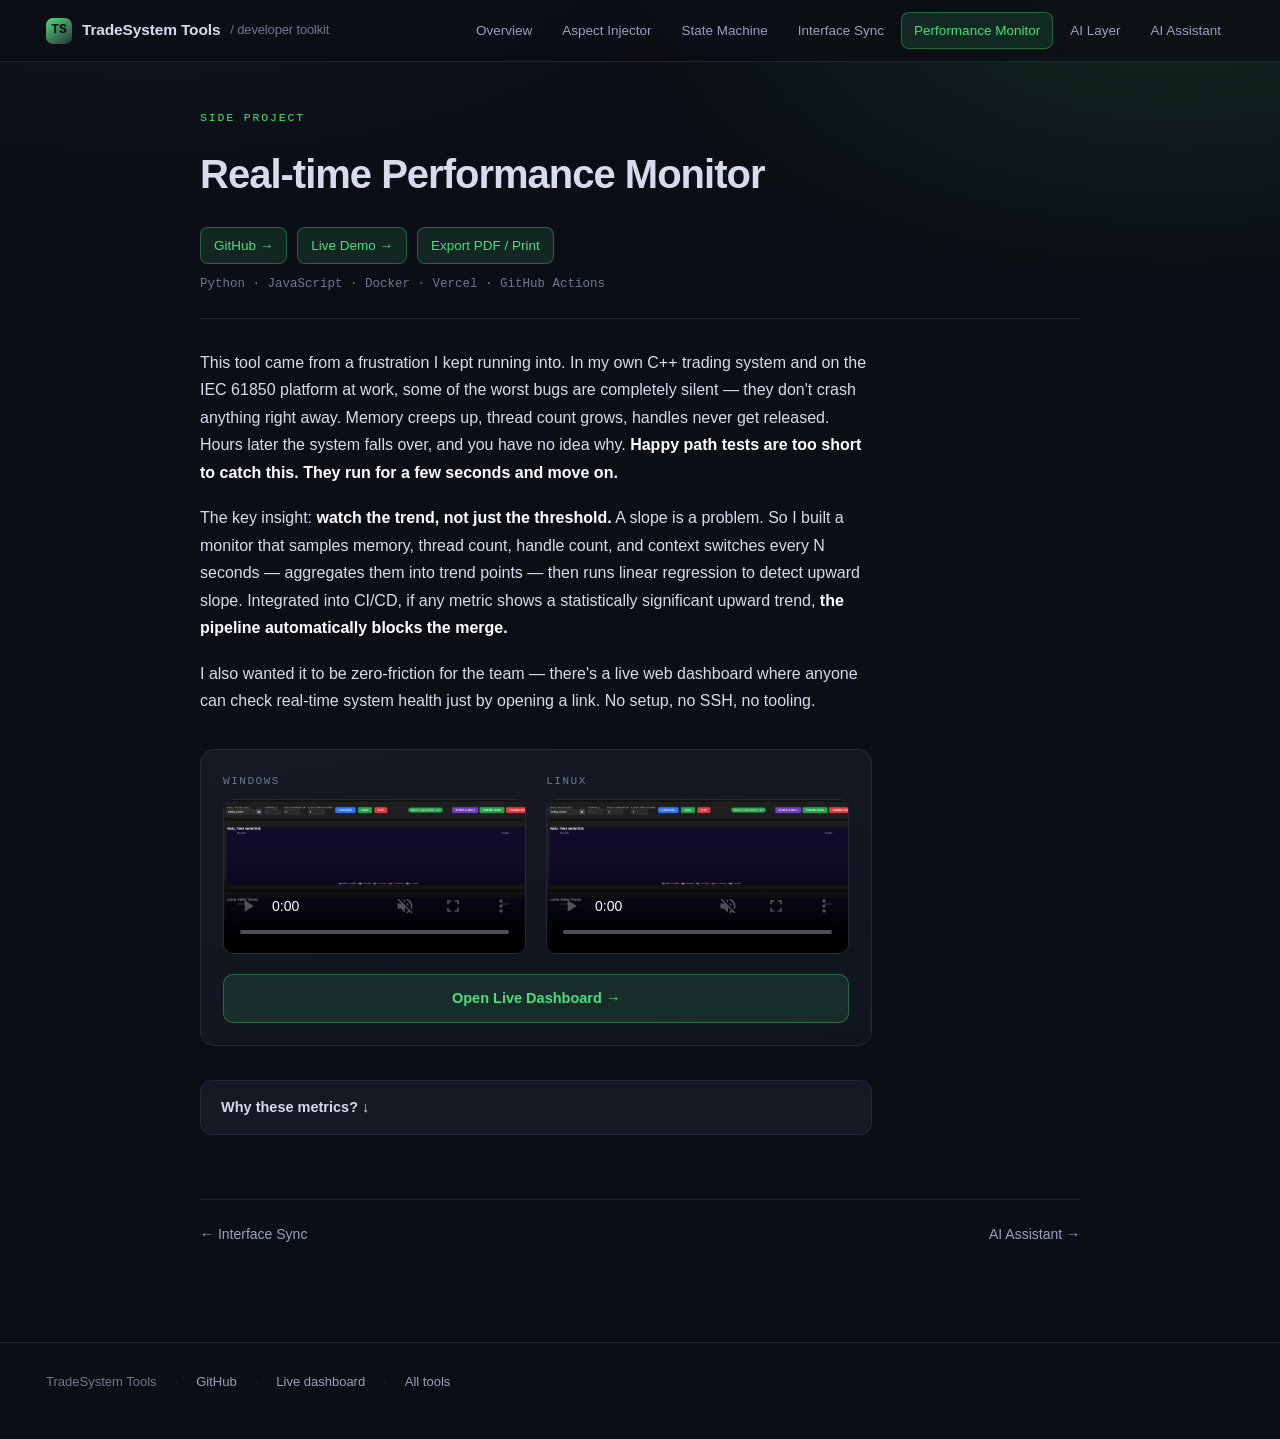
<file: site/performance-monitor.html>
<!DOCTYPE html>
<html lang="en">
<head>
<meta charset="UTF-8">
<meta name="viewport" content="width=device-width, initial-scale=1">
<title>Real-time Performance Monitor — TradeSystem Tools</title>
<meta name="description" content="Samples memory, thread count, handle count and context switches, then runs linear regression over the trend. A rising slope blocks the merge.">
<link rel="stylesheet" href="assets/style.css">
</head>
<body data-tool="monitor">

<header class="topbar">
  <div class="topbar-inner">
    <a class="brand" href="index.html">
      <span class="brand-mark">TS</span>
      TradeSystem Tools
      <span class="brand-sub">/ developer toolkit</span>
    </a>
    <nav class="topnav">
      <a href="index.html">Overview</a>
      <a href="aspect-injector.html">Aspect Injector</a>
      <a href="state-machine.html">State Machine</a>
      <a href="interface-sync.html">Interface Sync</a>
      <a href="performance-monitor.html" aria-current="page">Performance Monitor</a>
      <a href="ai-web-layer.html">AI Layer</a>
      <a href="ai-assistant.html">AI Assistant</a>

    </nav>
  </div>
</header>

<main class="wrap">
  <article class="story-page">

<!-- ==========================================================
     Content below is reproduced verbatim from
     portfolio/sections/monitor.html. The media it references was
     copied alongside it into site/images/, so the paths are
     unchanged too.
     ========================================================== -->

<div class="section-label">Side Project</div>
<div class="project-header">
  <h2>Real-time Performance Monitor</h2>
  <div class="project-links">
    <a href="https://github.com/Celia2024-bit/tools.git" target="_blank" class="project-link">GitHub →</a>
    <a href="https://tools-lime-eight.vercel.app" target="_blank" class="project-link">Live Demo →</a>
     <button onclick="window.print()" class="project-link no-print" style="cursor: pointer;">Export PDF / Print</button>
  </div>
</div>
<div class="project-stack">Python · JavaScript · Docker · Vercel · GitHub Actions</div>
<div class="project-story">
  <p>This tool came from a frustration I kept running into. In my own C++ trading system and on the IEC 61850 platform at work, some of the worst bugs are completely silent — they don't crash anything right away. Memory creeps up, thread count grows, handles never get released. Hours later the system falls over, and you have no idea why. <strong>Happy path tests are too short to catch this. They run for a few seconds and move on.</strong></p>

  <p>The key insight: <strong>watch the trend, not just the threshold.</strong> A slope is a problem. So I built a monitor that samples memory, thread count, handle count, and context switches every N seconds — aggregates them into trend points — then runs linear regression to detect upward slope. Integrated into CI/CD, if any metric shows a statistically significant upward trend, <strong>the pipeline automatically blocks the merge.</strong></p>

  <p>I also wanted it to be zero-friction for the team — there's a live web dashboard where anyone can check real-time system health just by opening a link. No setup, no SSH, no tooling.</p>

  <!-- Live demo video -->
  <div class="monitor-demo-inner">
    <div class="monitor-video-block">
      <div class="monitor-video-label">Windows</div>
      <video
        src="images/live_monitor_windows.mp4"
        poster="images/live_monitor.png"
        controls
        muted
        loop
        playsinline
      ></video>
    </div>

    <div class="monitor-video-block">
      <div class="monitor-video-label">Linux</div>
      <video
        src="images/live_monitor_linux.mp4"
        poster="images/live_monitor.png"
        controls
        muted
        loop
        playsinline
      ></video>
    </div>

    <a href="https://tools-lime-eight.vercel.app" target="_blank" class="monitor-demo-link">
      Open Live Dashboard →
    </a>
  </div>

  <details class="monitor-explainer">
    <summary>Why these metrics? ↓</summary>
    <div class="monitor-explainer-body">
      <div class="monitor-explainer-item">
        <div class="monitor-explainer-label">Voluntary context switches</div>
        <div class="monitor-explainer-desc">
          A thread yields the CPU itself — waiting on a lock, a socket, or a condition variable.
          A rising voluntary rate means <strong>more lock contention or blocking I/O</strong>:
          threads are spending more time waiting for each other, even if CPU looks fine.
        </div>
      </div>
      <div class="monitor-explainer-item">
        <div class="monitor-explainer-label">Involuntary context switches</div>
        <div class="monitor-explainer-desc">
          The kernel forcibly preempts a thread because its time-slice expired.
          A rising involuntary rate means the system is <strong>genuinely CPU-saturated</strong>
          — more runnable work than cores to run it.
        </div>
      </div>
      <div class="monitor-explainer-item">
        <div class="monitor-explainer-label">Why not just watch CPU%?</div>
        <div class="monitor-explainer-desc">
          Instantaneous CPU% is too noisy. A 50 ms spike disappears between samples.
          A thread holding a mutex for 200 ms barely registers as CPU usage at all.
          <strong>The trend over time is what matters</strong> — a slow upward drift in
          voluntary switches reveals a contention problem long before throughput visibly degrades.
        </div>
      </div>
    </div>
  </details>

</div>

<!-- ===================== end reproduced content ===================== -->

    <nav class="pager">
      <a href="interface-sync.html">← Interface Sync</a>
      <a href="ai-assistant.html">AI Assistant →</a>
    </nav>

  </article>
</main>

<footer class="footer">
  <div class="footer-inner">
    <span>TradeSystem Tools</span>
    <span class="sep">·</span>
    <a href="https://github.com/Celia2024-bit/tools.git" target="_blank" rel="noopener">GitHub</a>
    <span class="sep">·</span>
    <a href="https://tools-lime-eight.vercel.app" target="_blank" rel="noopener">Live dashboard</a>
    <span class="sep">·</span>
    <a href="index.html">All tools</a>
  </div>
</footer>

</body>
</html>
</file>
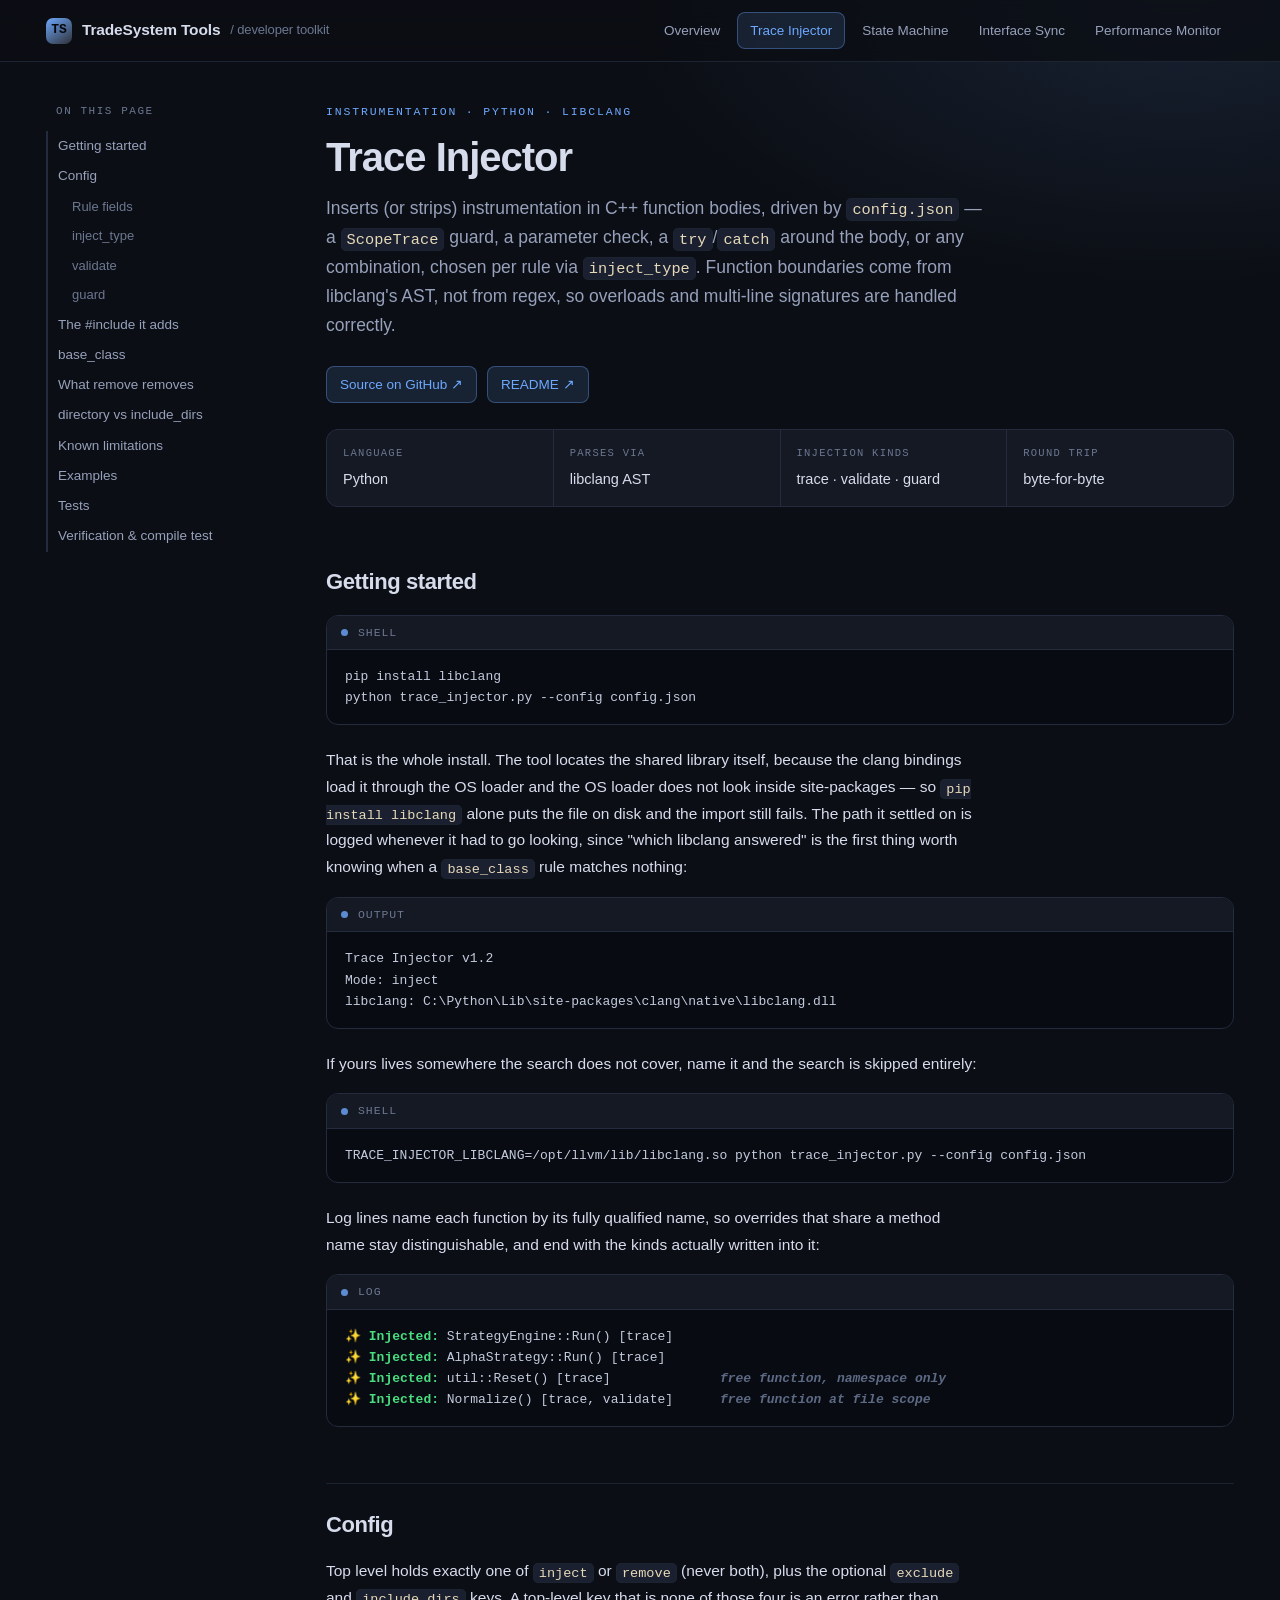
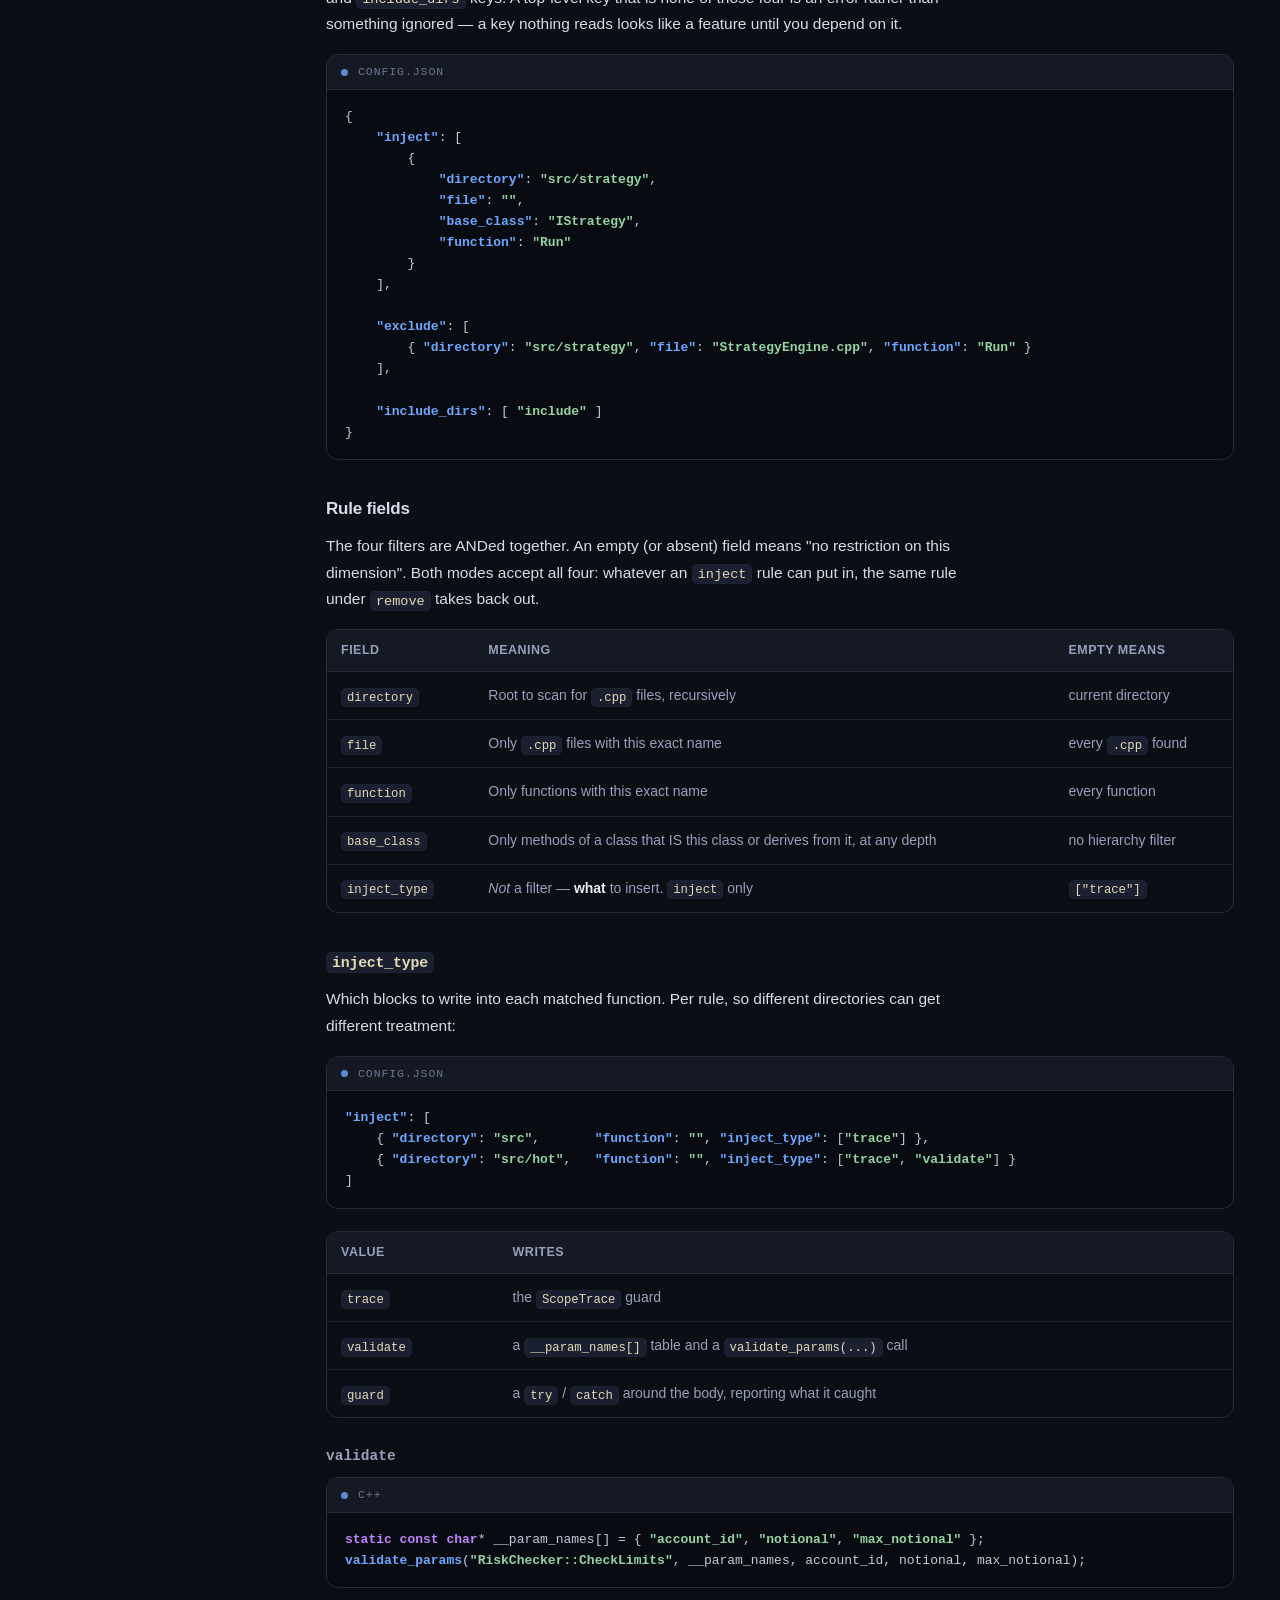
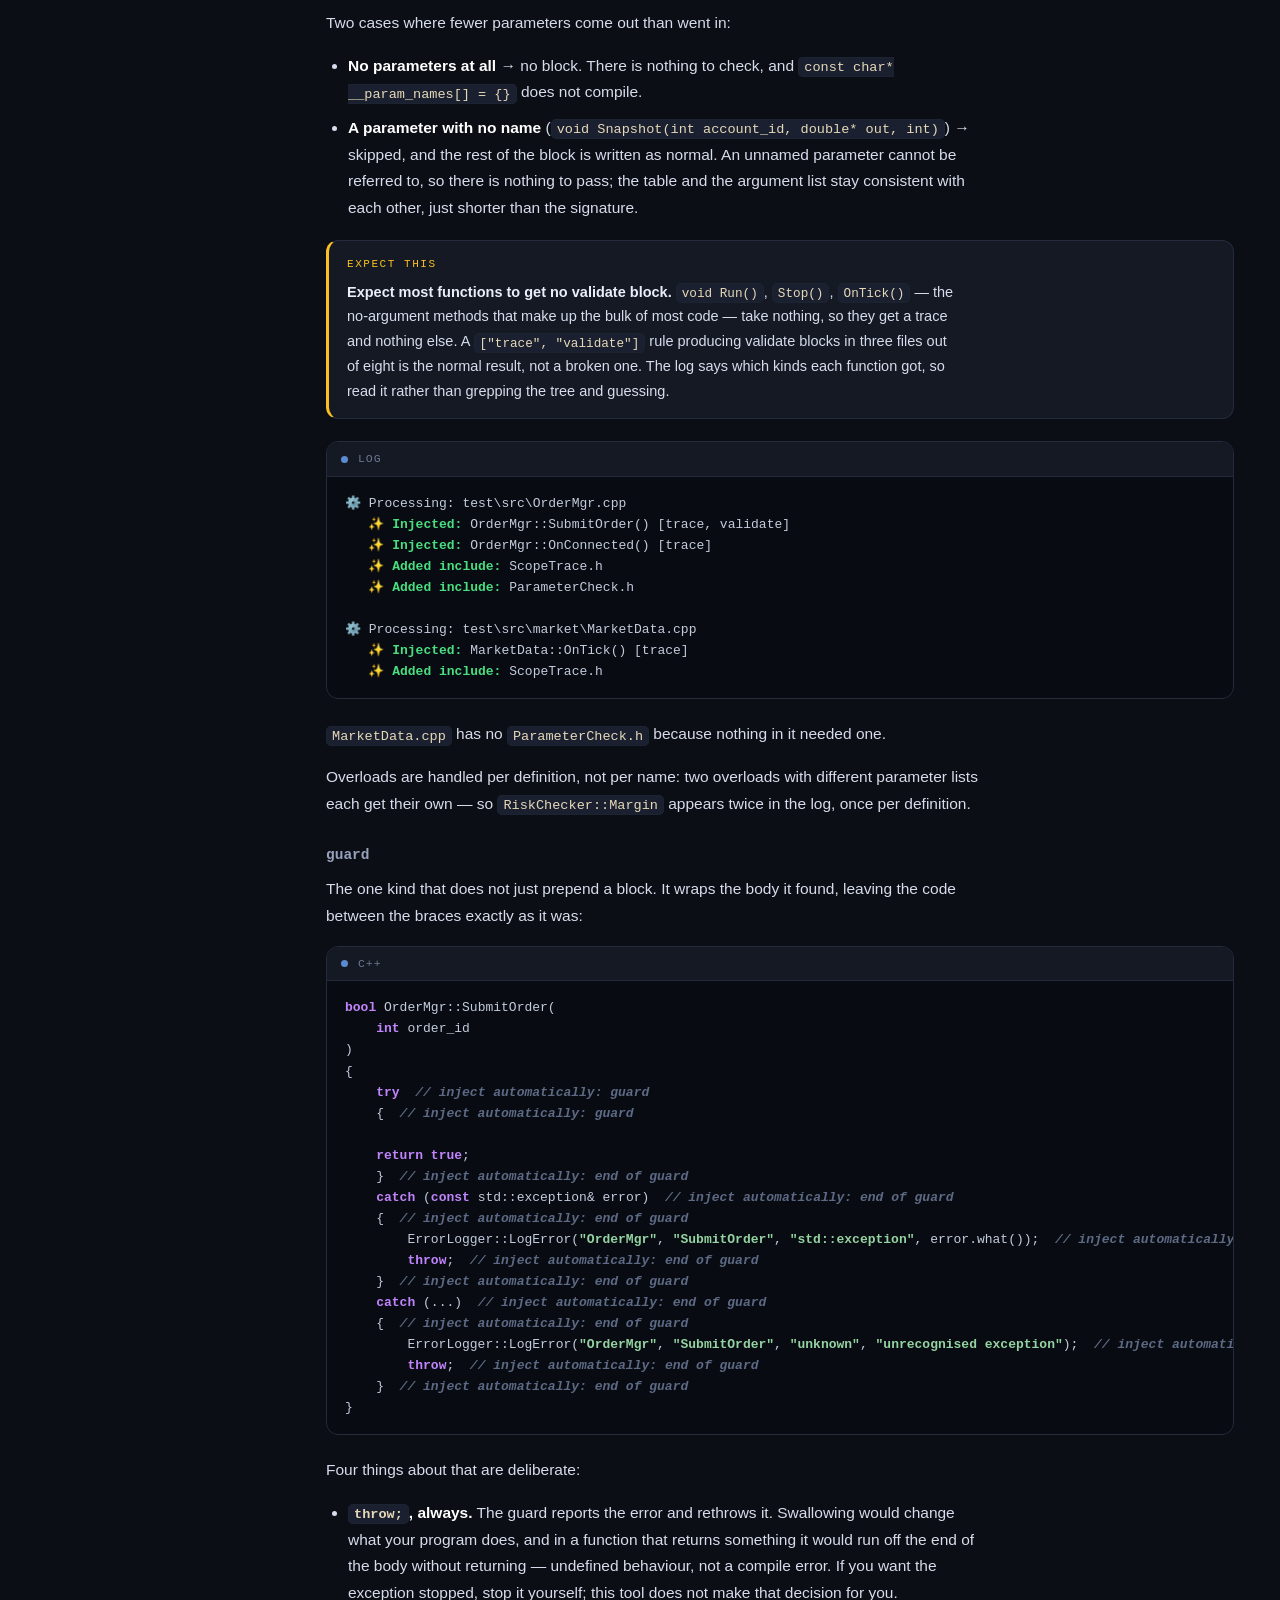
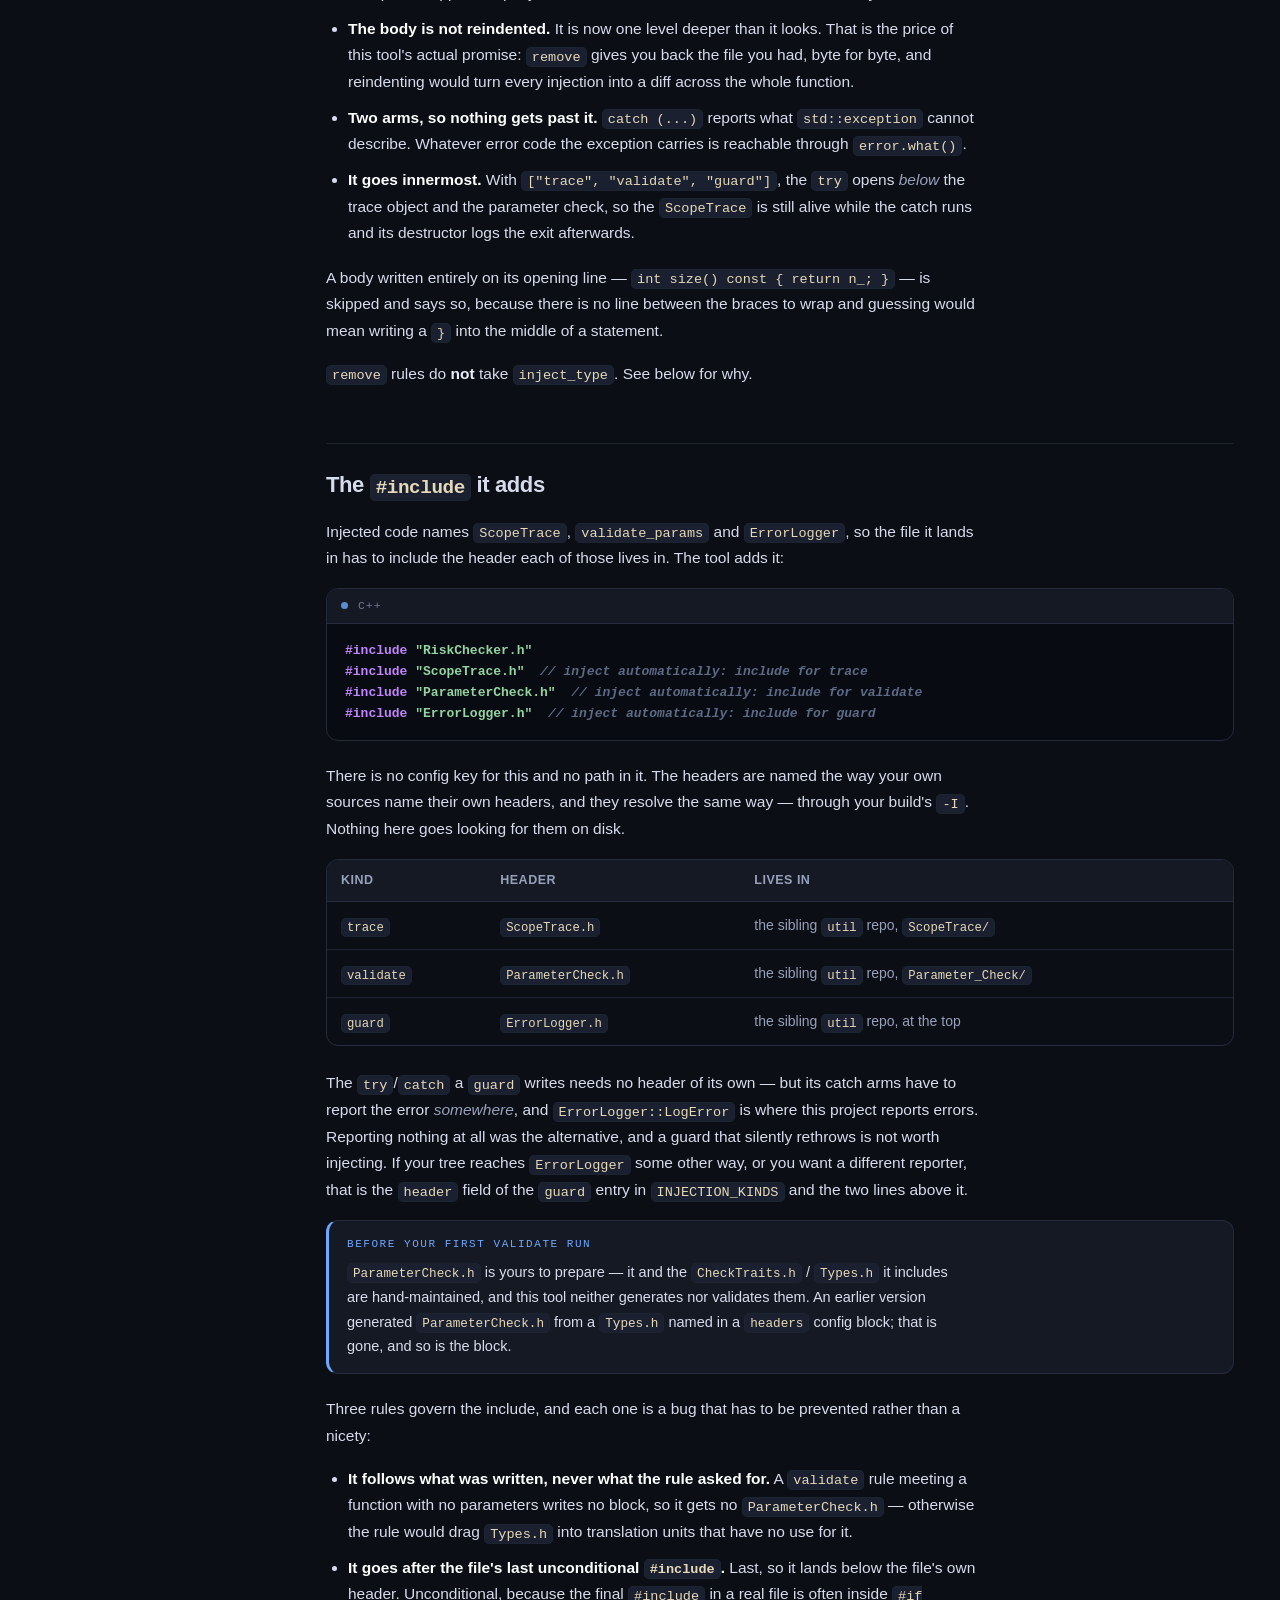
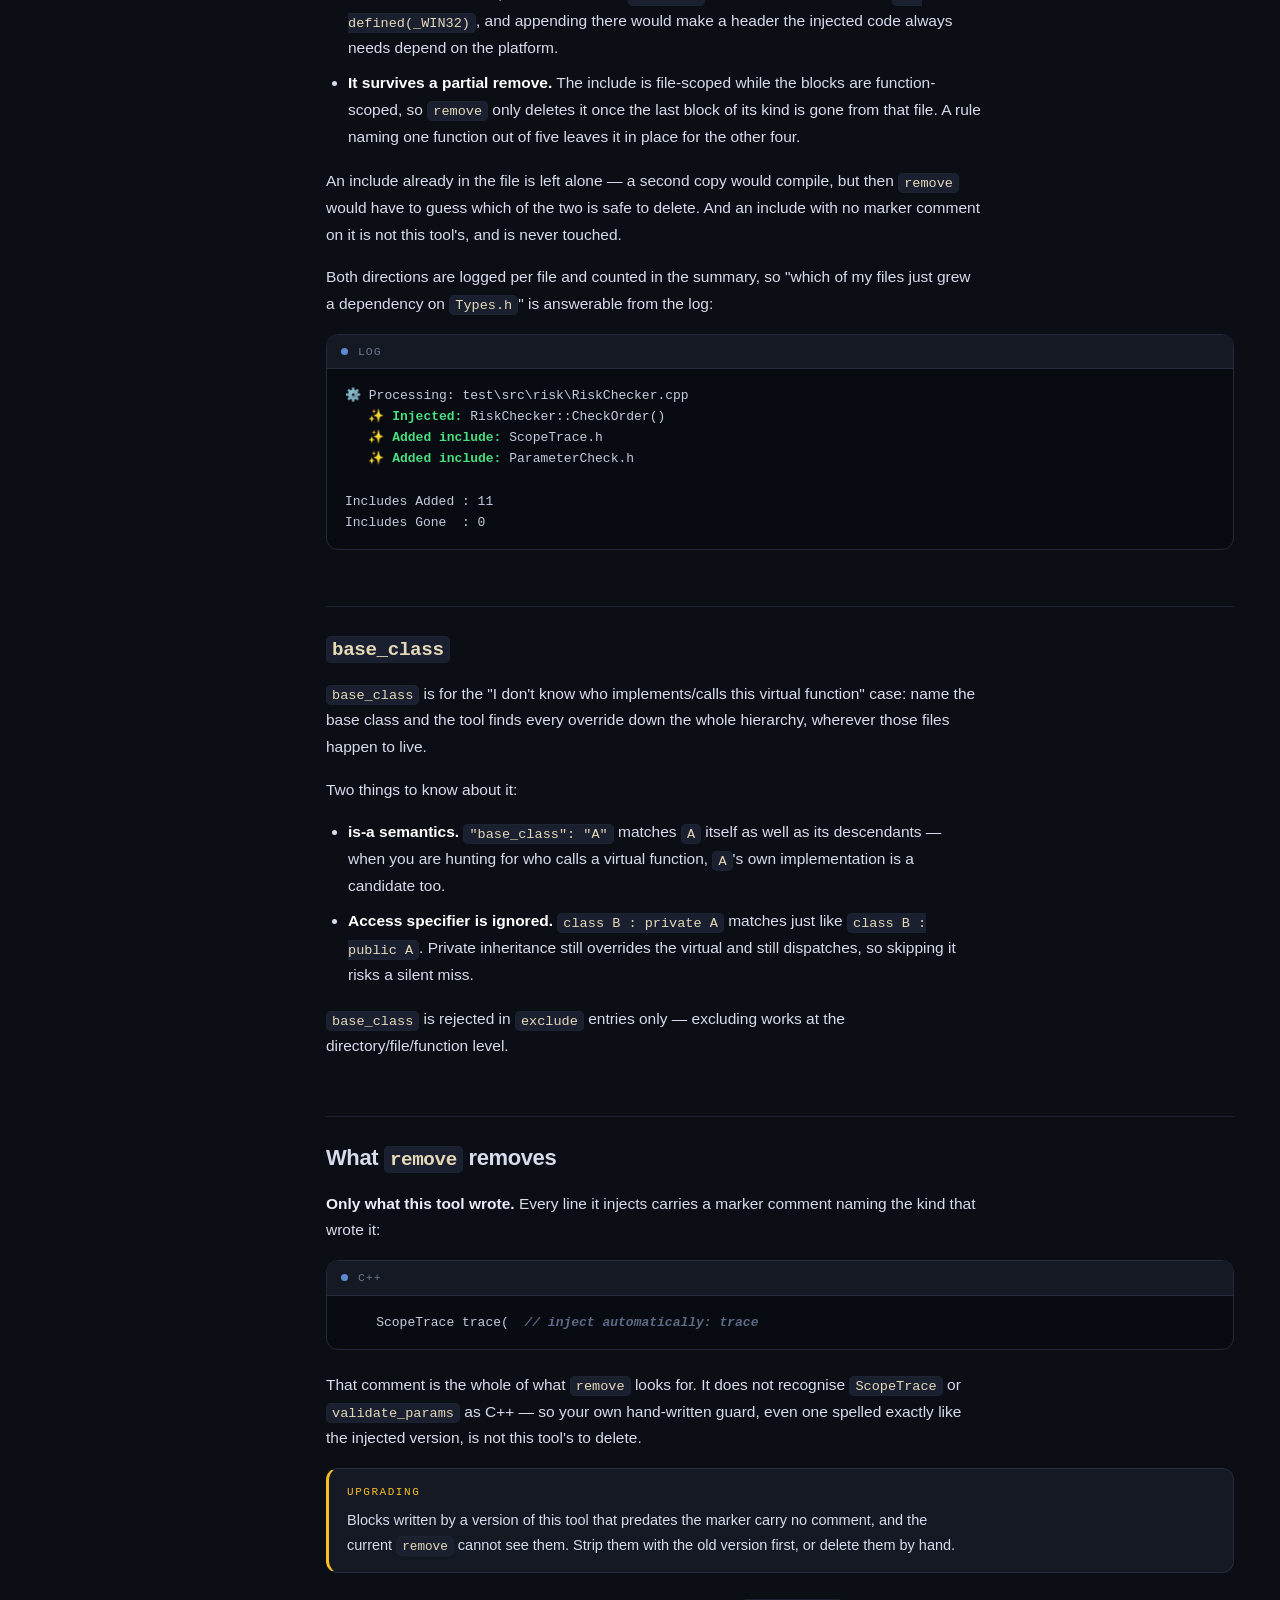
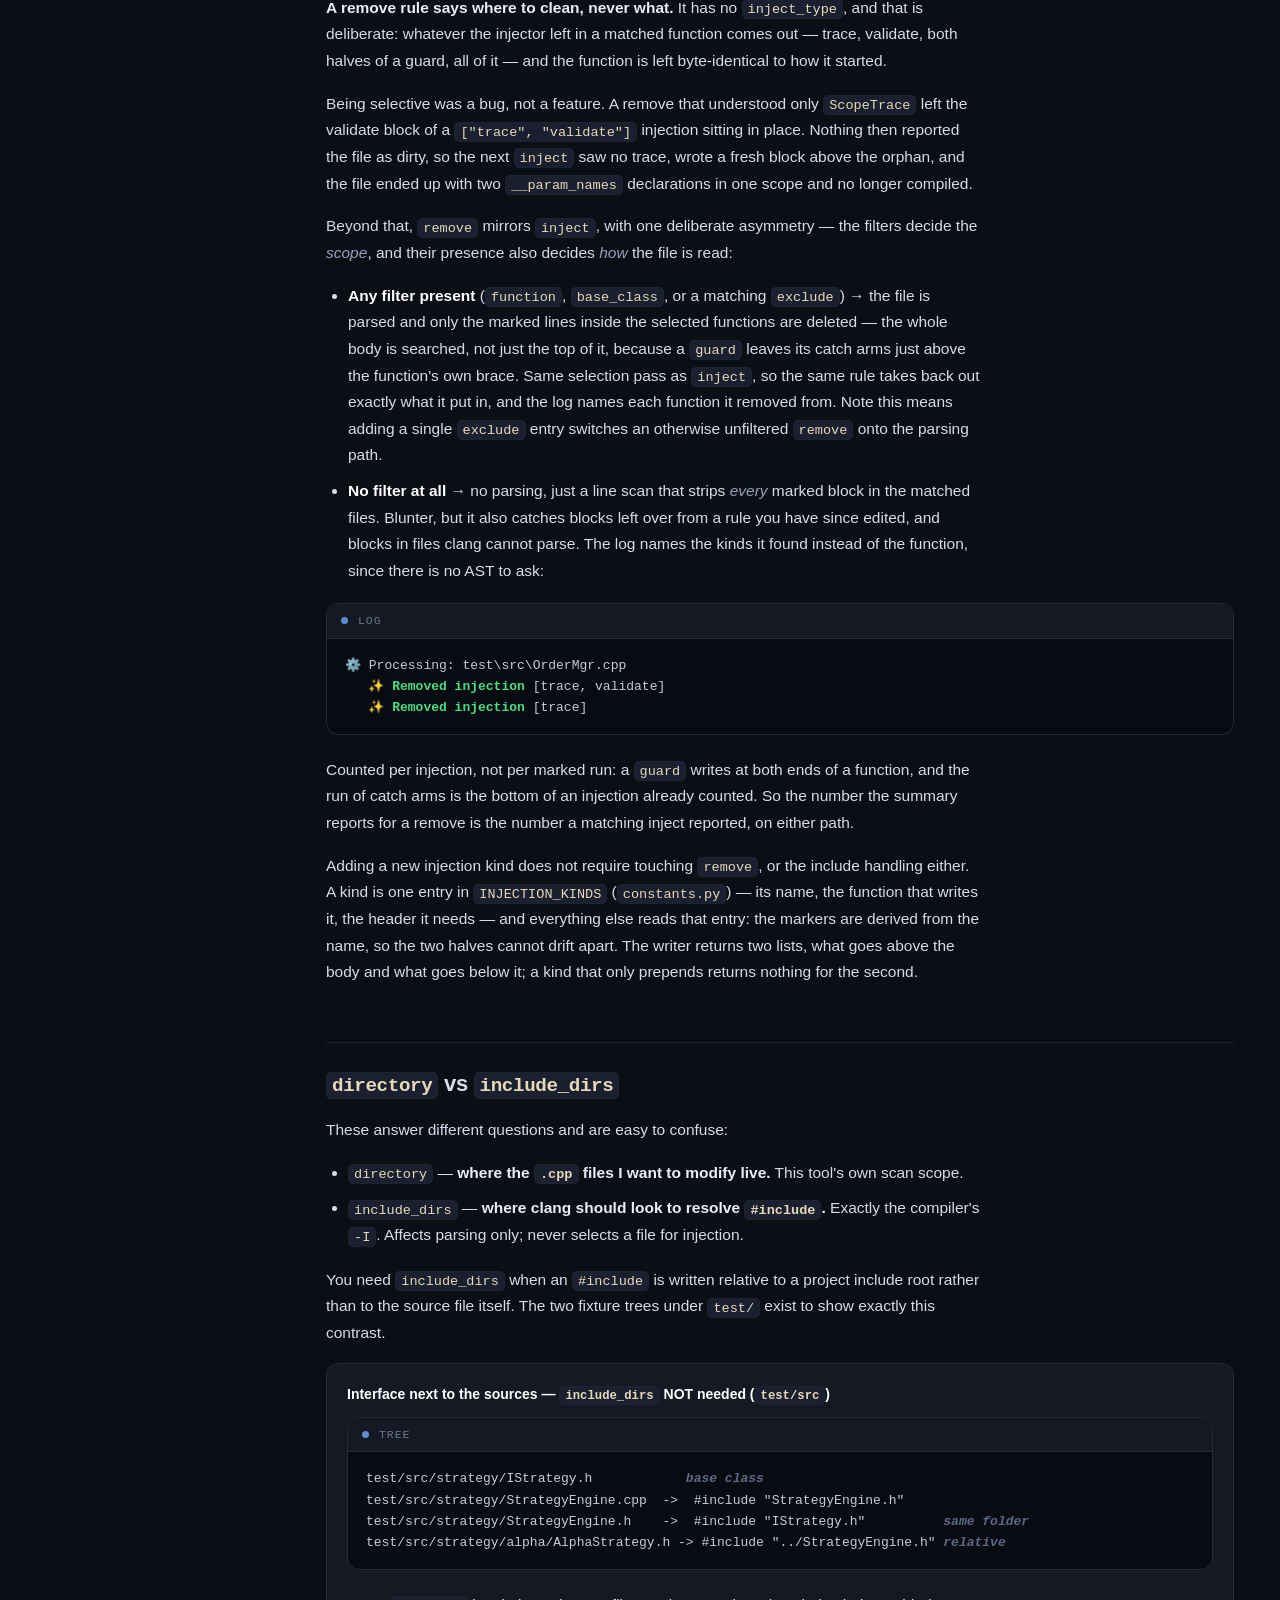
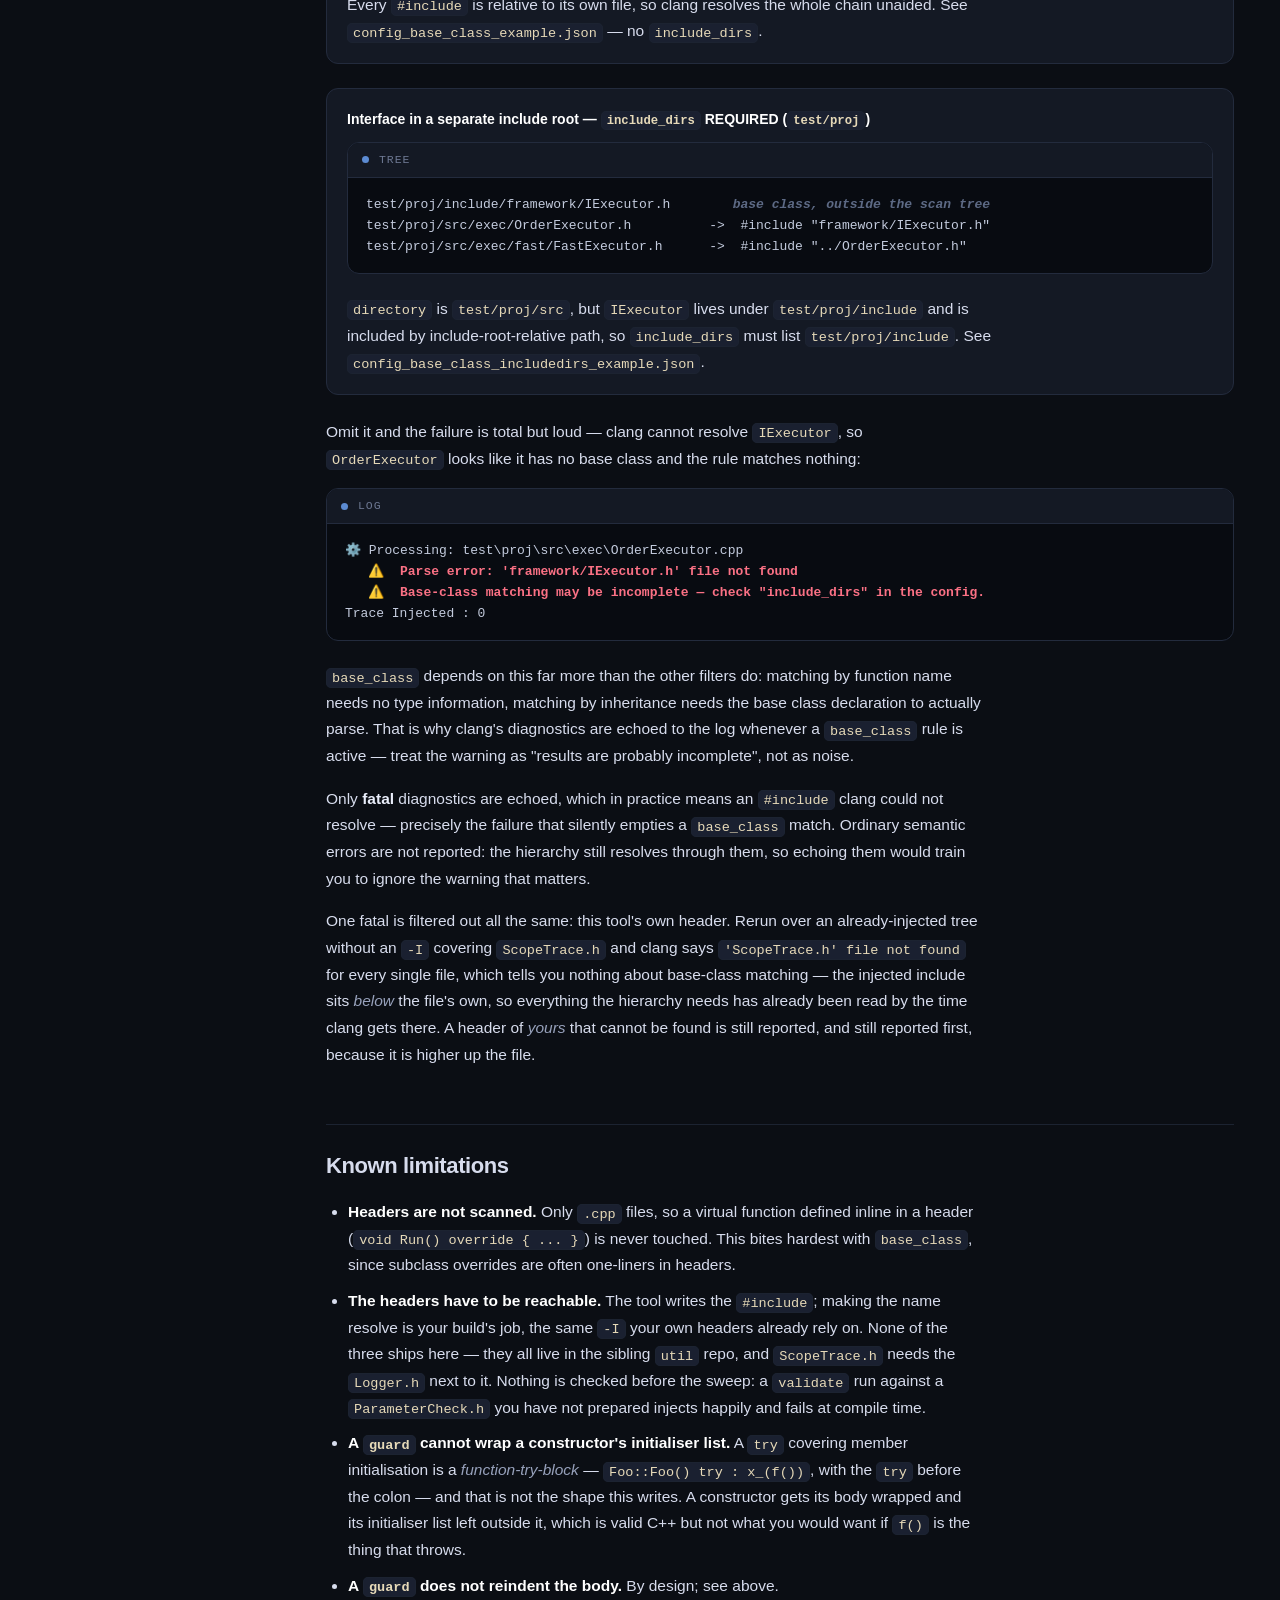
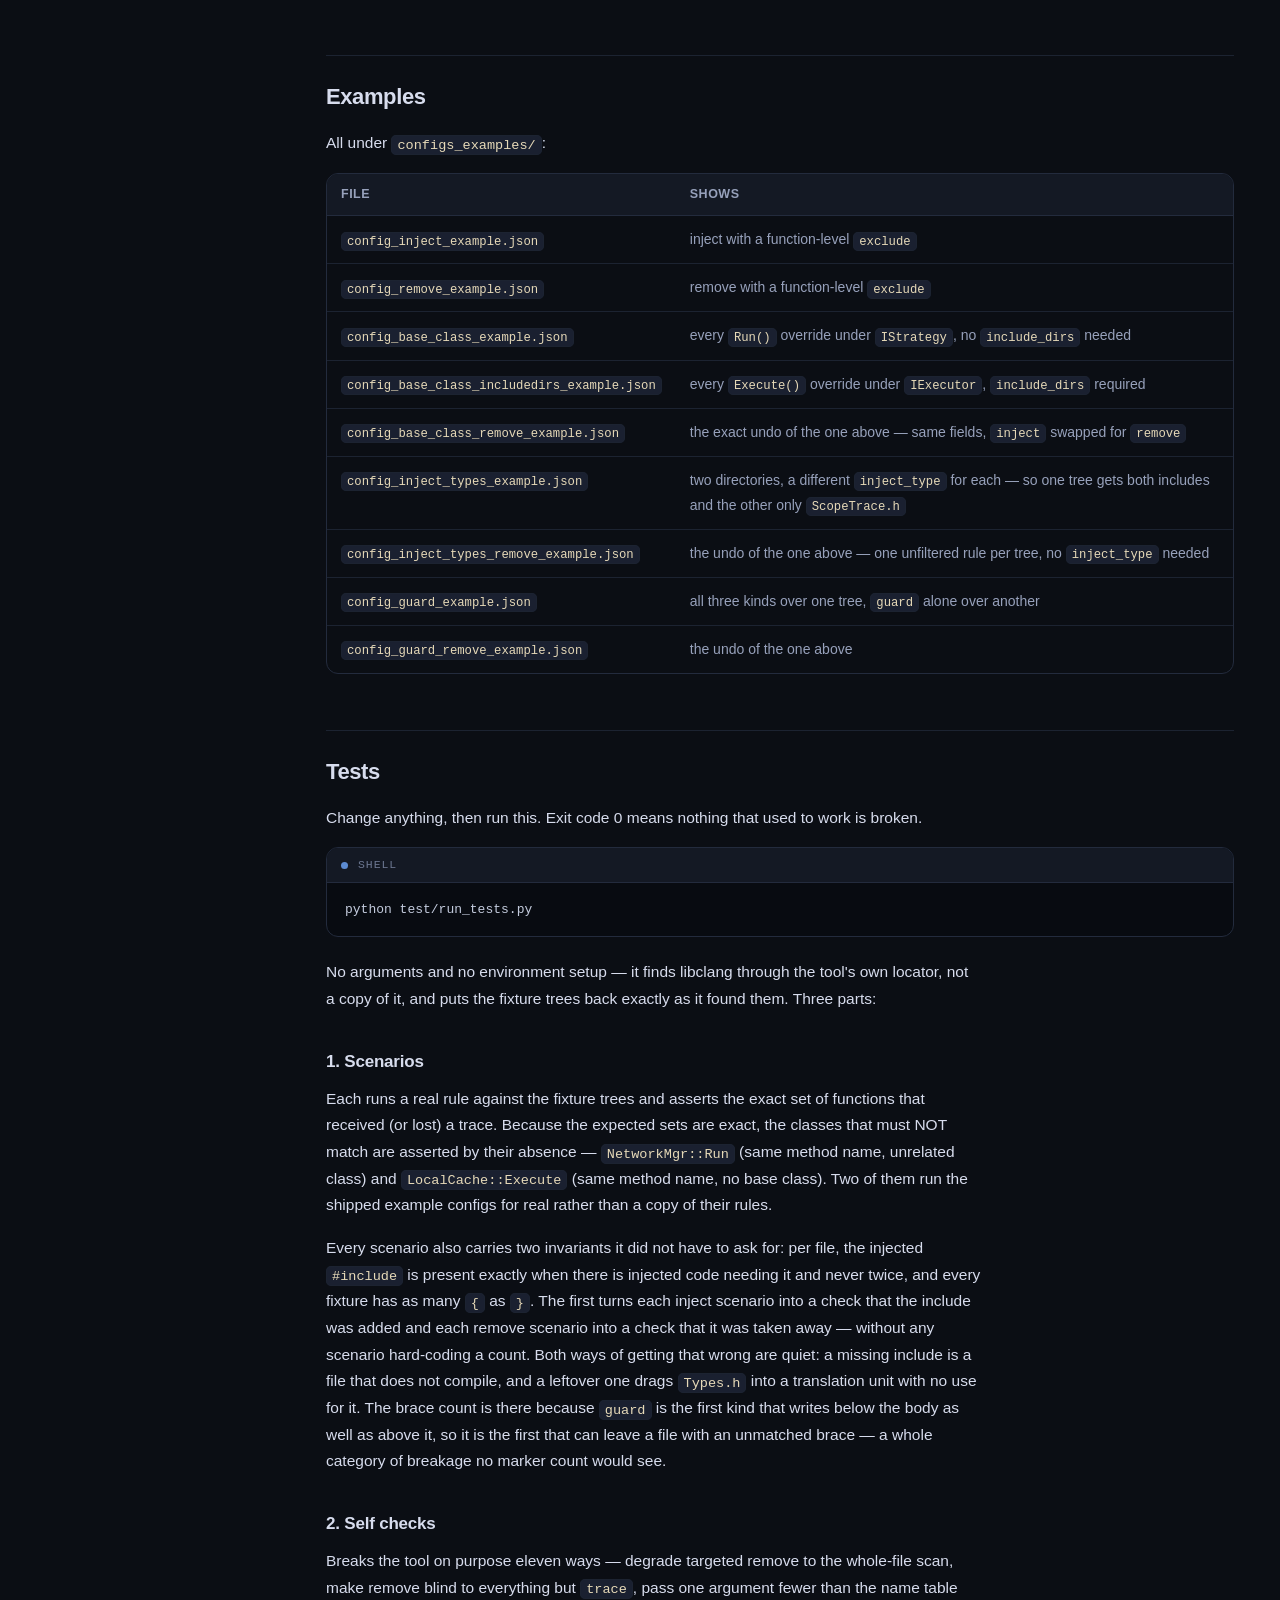
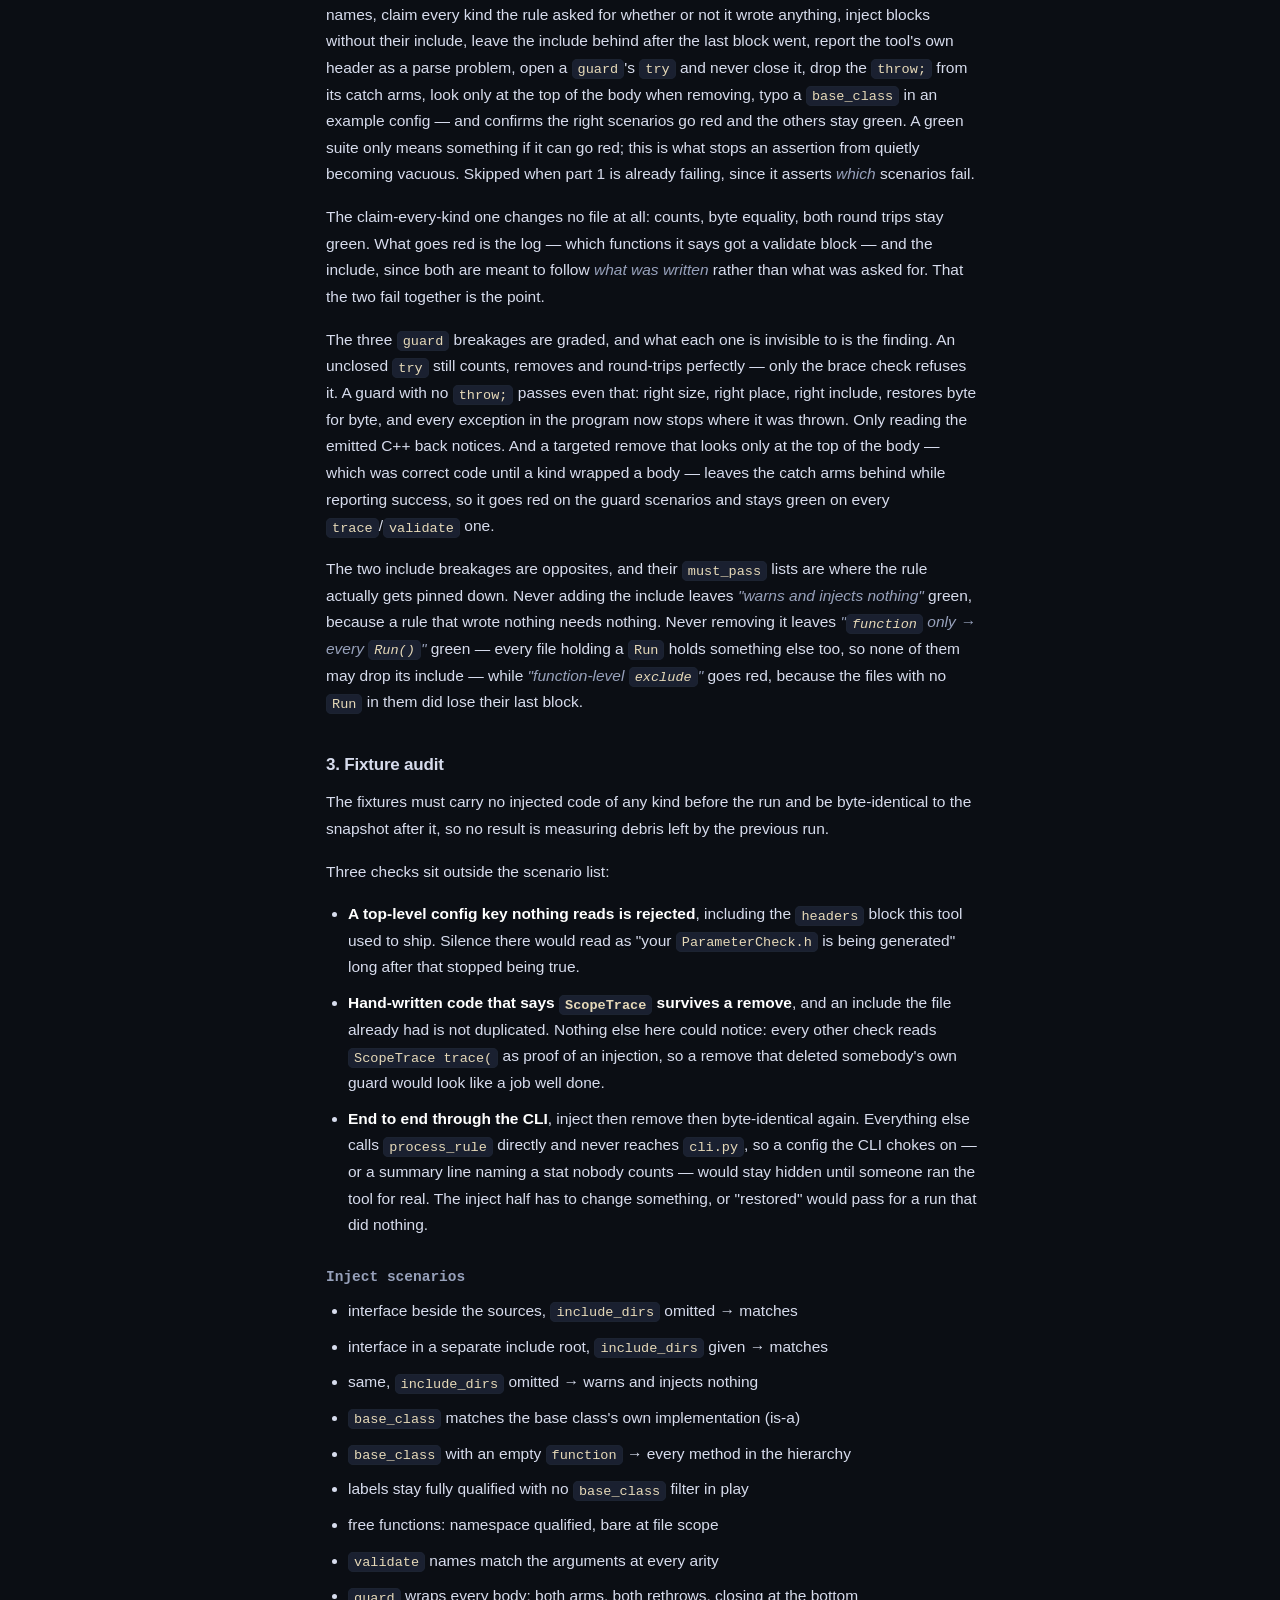
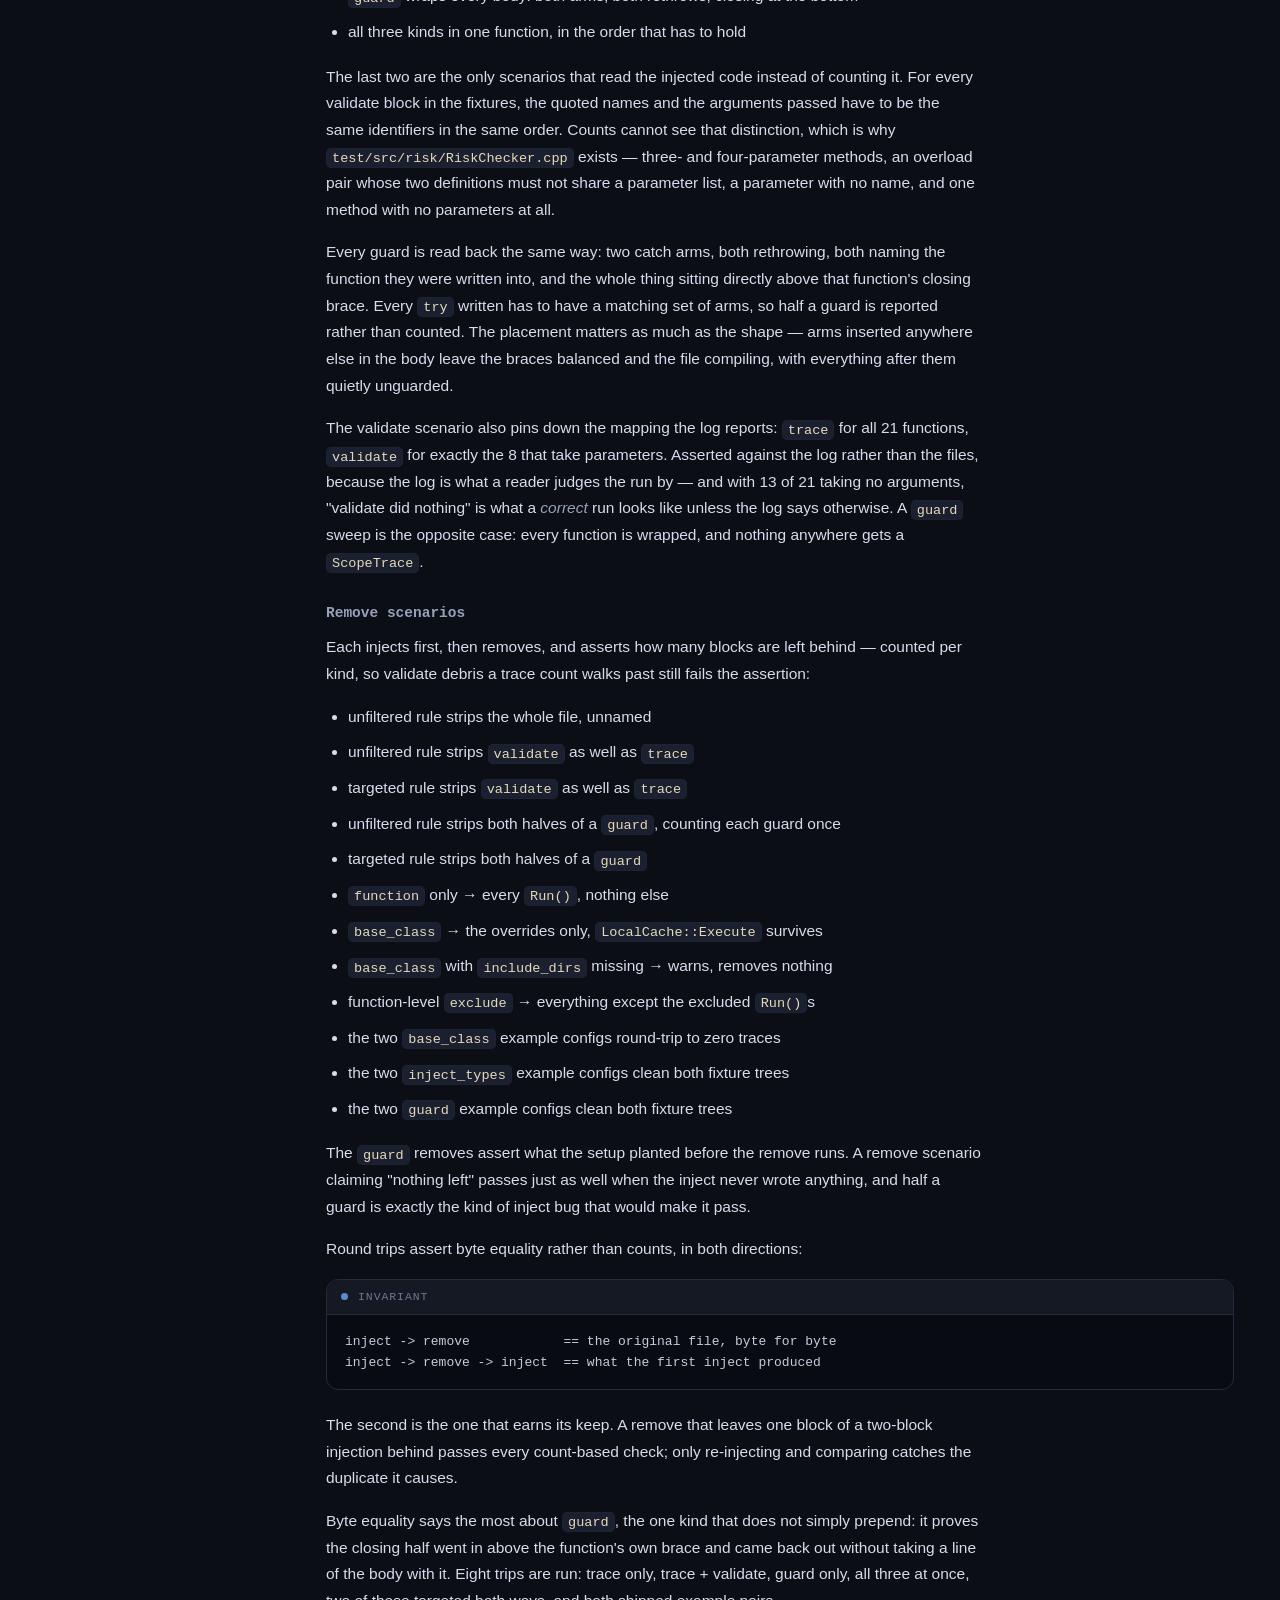
<file: site/trace-injector.html>
<!DOCTYPE html>
<html lang="en">
<head>
<meta charset="UTF-8">
<meta name="viewport" content="width=device-width, initial-scale=1">
<title>Trace Injector — TradeSystem Tools</title>
<meta name="description" content="Inserts or strips instrumentation in C++ function bodies — ScopeTrace guard, parameter check, try/catch — driven by config.json and libclang's AST.">
<link rel="stylesheet" href="assets/style.css">
</head>
<body data-tool="trace">

<header class="topbar">
  <div class="topbar-inner">
    <a class="brand" href="index.html">
      <span class="brand-mark">TS</span>
      TradeSystem Tools
      <span class="brand-sub">/ developer toolkit</span>
    </a>
    <nav class="topnav">
      <a href="index.html">Overview</a>
      <a href="trace-injector.html" aria-current="page">Trace Injector</a>
      <a href="state-machine.html">State Machine</a>
      <a href="interface-sync.html">Interface Sync</a>
      <a href="performance-monitor.html">Performance Monitor</a>
    </nav>
  </div>
</header>

<div class="layout">

  <aside class="toc">
    <div class="toc-title">On this page</div>
    <a href="#start">Getting started</a>
    <a href="#config">Config</a>
    <a href="#fields" class="sub">Rule fields</a>
    <a href="#inject-type" class="sub">inject_type</a>
    <a href="#validate" class="sub">validate</a>
    <a href="#guard" class="sub">guard</a>
    <a href="#include">The #include it adds</a>
    <a href="#base-class">base_class</a>
    <a href="#remove">What remove removes</a>
    <a href="#dirs">directory vs include_dirs</a>
    <a href="#limits">Known limitations</a>
    <a href="#examples">Examples</a>
    <a href="#tests">Tests</a>
    <a href="#verify">Verification &amp; compile test</a>
  </aside>

  <article>

    <div class="eyebrow">Instrumentation · Python · libclang</div>
    <h1>Trace Injector</h1>
    <p class="lede">
      Inserts (or strips) instrumentation in C++ function bodies, driven by <code>config.json</code> —
      a <code>ScopeTrace</code> guard, a parameter check, a <code>try</code>/<code>catch</code> around
      the body, or any combination, chosen per rule via <code>inject_type</code>. Function boundaries
      come from libclang's AST, not from regex, so overloads and multi-line signatures are handled
      correctly.
    </p>

    <div class="project-links" style="margin-bottom: 26px;">
      <a href="https://github.com/Celia2024-bit/tools/tree/main/trace_injector" target="_blank" rel="noopener" class="project-link">Source on GitHub ↗</a>
      <a href="https://github.com/Celia2024-bit/tools/blob/main/trace_injector/README.md" target="_blank" rel="noopener" class="project-link">README ↗</a>
    </div>

    <dl class="facts">
      <div class="fact"><dt>Language</dt><dd>Python</dd></div>
      <div class="fact"><dt>Parses via</dt><dd>libclang AST</dd></div>
      <div class="fact"><dt>Injection kinds</dt><dd>trace · validate · guard</dd></div>
      <div class="fact"><dt>Round trip</dt><dd>byte-for-byte</dd></div>
    </dl>

    <h2 id="start">Getting started</h2>

    <div class="code">
      <div class="code-head"><span class="dot"></span>shell</div>
<pre><code>pip install libclang
python trace_injector.py --config config.json</code></pre>
    </div>

    <p>
      That is the whole install. The tool locates the shared library itself, because the clang bindings
      load it through the OS loader and the OS loader does not look inside site-packages — so
      <code>pip install libclang</code> alone puts the file on disk and the import still fails. The path
      it settled on is logged whenever it had to go looking, since "which libclang answered" is the
      first thing worth knowing when a <code>base_class</code> rule matches nothing:
    </p>

    <div class="code">
      <div class="code-head"><span class="dot"></span>output</div>
<pre><code>Trace Injector v1.2
Mode: inject
libclang: C:\Python\Lib\site-packages\clang\native\libclang.dll</code></pre>
    </div>

    <p>If yours lives somewhere the search does not cover, name it and the search is skipped entirely:</p>

    <div class="code">
      <div class="code-head"><span class="dot"></span>shell</div>
<pre><code>TRACE_INJECTOR_LIBCLANG=/opt/llvm/lib/libclang.so python trace_injector.py --config config.json</code></pre>
    </div>

    <p>
      Log lines name each function by its fully qualified name, so overrides that share a method name
      stay distinguishable, and end with the kinds actually written into it:
    </p>

    <div class="code">
      <div class="code-head"><span class="dot"></span>log</div>
<pre><code><b class="ok">✨ Injected:</b> StrategyEngine::Run() [trace]
<b class="ok">✨ Injected:</b> AlphaStrategy::Run() [trace]
<b class="ok">✨ Injected:</b> util::Reset() [trace]              <b class="c">free function, namespace only</b>
<b class="ok">✨ Injected:</b> Normalize() [trace, validate]      <b class="c">free function at file scope</b></code></pre>
    </div>

    <h2 id="config">Config</h2>

    <p>
      Top level holds exactly one of <code>inject</code> or <code>remove</code> (never both), plus the
      optional <code>exclude</code> and <code>include_dirs</code> keys. A top-level key that is none of
      those four is an error rather than something ignored — a key nothing reads looks like a feature
      until you depend on it.
    </p>

    <div class="code">
      <div class="code-head"><span class="dot"></span>config.json</div>
<pre><code>{
    <b class="n">"inject"</b>: [
        {
            <b class="n">"directory"</b>: <b class="s">"src/strategy"</b>,
            <b class="n">"file"</b>: <b class="s">""</b>,
            <b class="n">"base_class"</b>: <b class="s">"IStrategy"</b>,
            <b class="n">"function"</b>: <b class="s">"Run"</b>
        }
    ],

    <b class="n">"exclude"</b>: [
        { <b class="n">"directory"</b>: <b class="s">"src/strategy"</b>, <b class="n">"file"</b>: <b class="s">"StrategyEngine.cpp"</b>, <b class="n">"function"</b>: <b class="s">"Run"</b> }
    ],

    <b class="n">"include_dirs"</b>: [ <b class="s">"include"</b> ]
}</code></pre>
    </div>

    <h3 id="fields">Rule fields</h3>

    <p>
      The four filters are ANDed together. An empty (or absent) field means "no restriction on this
      dimension". Both modes accept all four: whatever an <code>inject</code> rule can put in, the same
      rule under <code>remove</code> takes back out.
    </p>

    <div class="table-wrap">
      <table>
        <thead>
          <tr><th>Field</th><th>Meaning</th><th>Empty means</th></tr>
        </thead>
        <tbody>
          <tr><td><code>directory</code></td><td>Root to scan for <code>.cpp</code> files, recursively</td><td>current directory</td></tr>
          <tr><td><code>file</code></td><td>Only <code>.cpp</code> files with this exact name</td><td>every <code>.cpp</code> found</td></tr>
          <tr><td><code>function</code></td><td>Only functions with this exact name</td><td>every function</td></tr>
          <tr><td><code>base_class</code></td><td>Only methods of a class that IS this class or derives from it, at any depth</td><td>no hierarchy filter</td></tr>
          <tr><td><code>inject_type</code></td><td><em>Not</em> a filter — <strong>what</strong> to insert. <code>inject</code> only</td><td><code>["trace"]</code></td></tr>
        </tbody>
      </table>
    </div>

    <h3 id="inject-type"><code>inject_type</code></h3>

    <p>
      Which blocks to write into each matched function. Per rule, so different directories can get
      different treatment:
    </p>

    <div class="code">
      <div class="code-head"><span class="dot"></span>config.json</div>
<pre><code><b class="n">"inject"</b>: [
    { <b class="n">"directory"</b>: <b class="s">"src"</b>,       <b class="n">"function"</b>: <b class="s">""</b>, <b class="n">"inject_type"</b>: [<b class="s">"trace"</b>] },
    { <b class="n">"directory"</b>: <b class="s">"src/hot"</b>,   <b class="n">"function"</b>: <b class="s">""</b>, <b class="n">"inject_type"</b>: [<b class="s">"trace"</b>, <b class="s">"validate"</b>] }
]</code></pre>
    </div>

    <div class="table-wrap">
      <table>
        <thead><tr><th>Value</th><th>Writes</th></tr></thead>
        <tbody>
          <tr><td><code>trace</code></td><td>the <code>ScopeTrace</code> guard</td></tr>
          <tr><td><code>validate</code></td><td>a <code>__param_names[]</code> table and a <code>validate_params(...)</code> call</td></tr>
          <tr><td><code>guard</code></td><td>a <code>try</code> / <code>catch</code> around the body, reporting what it caught</td></tr>
        </tbody>
      </table>
    </div>

    <h4 id="validate">validate</h4>

    <div class="code">
      <div class="code-head"><span class="dot"></span>c++</div>
<pre><code><b class="k">static const char</b>* __param_names[] = { <b class="s">"account_id"</b>, <b class="s">"notional"</b>, <b class="s">"max_notional"</b> };
<b class="n">validate_params</b>(<b class="s">"RiskChecker::CheckLimits"</b>, __param_names, account_id, notional, max_notional);</code></pre>
    </div>

    <p>Two cases where fewer parameters come out than went in:</p>

    <ul>
      <li><strong>No parameters at all</strong> → no block. There is nothing to check, and
        <code>const char* __param_names[] = {}</code> does not compile.</li>
      <li><strong>A parameter with no name</strong> (<code>void Snapshot(int account_id, double* out, int)</code>)
        → skipped, and the rest of the block is written as normal. An unnamed parameter cannot be
        referred to, so there is nothing to pass; the table and the argument list stay consistent with
        each other, just shorter than the signature.</li>
    </ul>

    <div class="callout warn">
      <span class="callout-label">Expect this</span>
      <p>
        <strong>Expect most functions to get no validate block.</strong> <code>void Run()</code>,
        <code>Stop()</code>, <code>OnTick()</code> — the no-argument methods that make up the bulk of
        most code — take nothing, so they get a trace and nothing else. A
        <code>["trace", "validate"]</code> rule producing validate blocks in three files out of eight is
        the normal result, not a broken one. The log says which kinds each function got, so read it
        rather than grepping the tree and guessing.
      </p>
    </div>

    <div class="code">
      <div class="code-head"><span class="dot"></span>log</div>
<pre><code>⚙️ Processing: test\src\OrderMgr.cpp
   <b class="ok">✨ Injected:</b> OrderMgr::SubmitOrder() [trace, validate]
   <b class="ok">✨ Injected:</b> OrderMgr::OnConnected() [trace]
   <b class="ok">✨ Added include:</b> ScopeTrace.h
   <b class="ok">✨ Added include:</b> ParameterCheck.h

⚙️ Processing: test\src\market\MarketData.cpp
   <b class="ok">✨ Injected:</b> MarketData::OnTick() [trace]
   <b class="ok">✨ Added include:</b> ScopeTrace.h</code></pre>
    </div>

    <p><code>MarketData.cpp</code> has no <code>ParameterCheck.h</code> because nothing in it needed one.</p>

    <p>
      Overloads are handled per definition, not per name: two overloads with different parameter lists
      each get their own — so <code>RiskChecker::Margin</code> appears twice in the log, once per
      definition.
    </p>

    <h4 id="guard">guard</h4>

    <p>
      The one kind that does not just prepend a block. It wraps the body it found, leaving the code
      between the braces exactly as it was:
    </p>

    <div class="code">
      <div class="code-head"><span class="dot"></span>c++</div>
<pre><code><b class="k">bool</b> OrderMgr::SubmitOrder(
    <b class="k">int</b> order_id
)
{
    <b class="k">try</b>  <b class="c">// inject automatically: guard</b>
    {  <b class="c">// inject automatically: guard</b>

    <b class="k">return true</b>;
    }  <b class="c">// inject automatically: end of guard</b>
    <b class="k">catch</b> (<b class="k">const</b> std::exception&amp; error)  <b class="c">// inject automatically: end of guard</b>
    {  <b class="c">// inject automatically: end of guard</b>
        ErrorLogger::LogError(<b class="s">"OrderMgr"</b>, <b class="s">"SubmitOrder"</b>, <b class="s">"std::exception"</b>, error.what());  <b class="c">// inject automatically: end of guard</b>
        <b class="k">throw</b>;  <b class="c">// inject automatically: end of guard</b>
    }  <b class="c">// inject automatically: end of guard</b>
    <b class="k">catch</b> (...)  <b class="c">// inject automatically: end of guard</b>
    {  <b class="c">// inject automatically: end of guard</b>
        ErrorLogger::LogError(<b class="s">"OrderMgr"</b>, <b class="s">"SubmitOrder"</b>, <b class="s">"unknown"</b>, <b class="s">"unrecognised exception"</b>);  <b class="c">// inject automatically: end of guard</b>
        <b class="k">throw</b>;  <b class="c">// inject automatically: end of guard</b>
    }  <b class="c">// inject automatically: end of guard</b>
}</code></pre>
    </div>

    <p>Four things about that are deliberate:</p>

    <ul>
      <li><strong><code>throw;</code>, always.</strong> The guard reports the error and rethrows it.
        Swallowing would change what your program does, and in a function that returns something it
        would run off the end of the body without returning — undefined behaviour, not a compile error.
        If you want the exception stopped, stop it yourself; this tool does not make that decision for
        you.</li>
      <li><strong>The body is not reindented.</strong> It is now one level deeper than it looks. That is
        the price of this tool's actual promise: <code>remove</code> gives you back the file you had,
        byte for byte, and reindenting would turn every injection into a diff across the whole
        function.</li>
      <li><strong>Two arms, so nothing gets past it.</strong> <code>catch (...)</code> reports what
        <code>std::exception</code> cannot describe. Whatever error code the exception carries is
        reachable through <code>error.what()</code>.</li>
      <li><strong>It goes innermost.</strong> With <code>["trace", "validate", "guard"]</code>, the
        <code>try</code> opens <em>below</em> the trace object and the parameter check, so the
        <code>ScopeTrace</code> is still alive while the catch runs and its destructor logs the exit
        afterwards.</li>
    </ul>

    <p>
      A body written entirely on its opening line — <code>int size() const { return n_; }</code> — is
      skipped and says so, because there is no line between the braces to wrap and guessing would mean
      writing a <code>}</code> into the middle of a statement.
    </p>

    <p><code>remove</code> rules do <strong>not</strong> take <code>inject_type</code>. See below for why.</p>

    <h2 id="include">The <code>#include</code> it adds</h2>

    <p>
      Injected code names <code>ScopeTrace</code>, <code>validate_params</code> and
      <code>ErrorLogger</code>, so the file it lands in has to include the header each of those lives
      in. The tool adds it:
    </p>

    <div class="code">
      <div class="code-head"><span class="dot"></span>c++</div>
<pre><code><b class="k">#include</b> <b class="s">"RiskChecker.h"</b>
<b class="k">#include</b> <b class="s">"ScopeTrace.h"</b>  <b class="c">// inject automatically: include for trace</b>
<b class="k">#include</b> <b class="s">"ParameterCheck.h"</b>  <b class="c">// inject automatically: include for validate</b>
<b class="k">#include</b> <b class="s">"ErrorLogger.h"</b>  <b class="c">// inject automatically: include for guard</b></code></pre>
    </div>

    <p>
      There is no config key for this and no path in it. The headers are named the way your own sources
      name their own headers, and they resolve the same way — through your build's <code>-I</code>.
      Nothing here goes looking for them on disk.
    </p>

    <div class="table-wrap">
      <table>
        <thead><tr><th>Kind</th><th>Header</th><th>Lives in</th></tr></thead>
        <tbody>
          <tr><td><code>trace</code></td><td><code>ScopeTrace.h</code></td><td>the sibling <code>util</code> repo, <code>ScopeTrace/</code></td></tr>
          <tr><td><code>validate</code></td><td><code>ParameterCheck.h</code></td><td>the sibling <code>util</code> repo, <code>Parameter_Check/</code></td></tr>
          <tr><td><code>guard</code></td><td><code>ErrorLogger.h</code></td><td>the sibling <code>util</code> repo, at the top</td></tr>
        </tbody>
      </table>
    </div>

    <p>
      The <code>try</code>/<code>catch</code> a <code>guard</code> writes needs no header of its own —
      but its catch arms have to report the error <em>somewhere</em>, and
      <code>ErrorLogger::LogError</code> is where this project reports errors. Reporting nothing at all
      was the alternative, and a guard that silently rethrows is not worth injecting. If your tree
      reaches <code>ErrorLogger</code> some other way, or you want a different reporter, that is the
      <code>header</code> field of the <code>guard</code> entry in <code>INJECTION_KINDS</code> and the
      two lines above it.
    </p>

    <div class="callout">
      <span class="callout-label">Before your first validate run</span>
      <p>
        <code>ParameterCheck.h</code> is yours to prepare — it and the <code>CheckTraits.h</code> /
        <code>Types.h</code> it includes are hand-maintained, and this tool neither generates nor
        validates them. An earlier version generated <code>ParameterCheck.h</code> from a
        <code>Types.h</code> named in a <code>headers</code> config block; that is gone, and so is the
        block.
      </p>
    </div>

    <p>
      Three rules govern the include, and each one is a bug that has to be prevented rather than a
      nicety:
    </p>

    <ul>
      <li><strong>It follows what was written, never what the rule asked for.</strong> A
        <code>validate</code> rule meeting a function with no parameters writes no block, so it gets no
        <code>ParameterCheck.h</code> — otherwise the rule would drag <code>Types.h</code> into
        translation units that have no use for it.</li>
      <li><strong>It goes after the file's last unconditional <code>#include</code>.</strong> Last, so
        it lands below the file's own header. Unconditional, because the final <code>#include</code> in
        a real file is often inside <code>#if defined(_WIN32)</code>, and appending there would make a
        header the injected code always needs depend on the platform.</li>
      <li><strong>It survives a partial remove.</strong> The include is file-scoped while the blocks are
        function-scoped, so <code>remove</code> only deletes it once the last block of its kind is gone
        from that file. A rule naming one function out of five leaves it in place for the other
        four.</li>
    </ul>

    <p>
      An include already in the file is left alone — a second copy would compile, but then
      <code>remove</code> would have to guess which of the two is safe to delete. And an include with no
      marker comment on it is not this tool's, and is never touched.
    </p>

    <p>
      Both directions are logged per file and counted in the summary, so "which of my files just grew a
      dependency on <code>Types.h</code>" is answerable from the log:
    </p>

    <div class="code">
      <div class="code-head"><span class="dot"></span>log</div>
<pre><code>⚙️ Processing: test\src\risk\RiskChecker.cpp
   <b class="ok">✨ Injected:</b> RiskChecker::CheckOrder()
   <b class="ok">✨ Added include:</b> ScopeTrace.h
   <b class="ok">✨ Added include:</b> ParameterCheck.h

Includes Added : 11
Includes Gone  : 0</code></pre>
    </div>

    <h2 id="base-class"><code>base_class</code></h2>

    <p>
      <code>base_class</code> is for the "I don't know who implements/calls this virtual function" case:
      name the base class and the tool finds every override down the whole hierarchy, wherever those
      files happen to live.
    </p>

    <p>Two things to know about it:</p>

    <ul>
      <li><strong>is-a semantics.</strong> <code>"base_class": "A"</code> matches <code>A</code> itself
        as well as its descendants — when you are hunting for who calls a virtual function,
        <code>A</code>'s own implementation is a candidate too.</li>
      <li><strong>Access specifier is ignored.</strong> <code>class B : private A</code> matches just
        like <code>class B : public A</code>. Private inheritance still overrides the virtual and still
        dispatches, so skipping it risks a silent miss.</li>
    </ul>

    <p>
      <code>base_class</code> is rejected in <code>exclude</code> entries only — excluding works at the
      directory/file/function level.
    </p>

    <h2 id="remove">What <code>remove</code> removes</h2>

    <p>
      <strong>Only what this tool wrote.</strong> Every line it injects carries a marker comment naming
      the kind that wrote it:
    </p>

    <div class="code">
      <div class="code-head"><span class="dot"></span>c++</div>
<pre><code>    ScopeTrace trace(  <b class="c">// inject automatically: trace</b></code></pre>
    </div>

    <p>
      That comment is the whole of what <code>remove</code> looks for. It does not recognise
      <code>ScopeTrace</code> or <code>validate_params</code> as C++ — so your own hand-written guard,
      even one spelled exactly like the injected version, is not this tool's to delete.
    </p>

    <div class="callout warn">
      <span class="callout-label">Upgrading</span>
      <p>
        Blocks written by a version of this tool that predates the marker carry no comment, and the
        current <code>remove</code> cannot see them. Strip them with the old version first, or delete
        them by hand.
      </p>
    </div>

    <p>
      <strong>A remove rule says where to clean, never what.</strong> It has no <code>inject_type</code>,
      and that is deliberate: whatever the injector left in a matched function comes out — trace,
      validate, both halves of a guard, all of it — and the function is left byte-identical to how it
      started.
    </p>

    <p>
      Being selective was a bug, not a feature. A remove that understood only <code>ScopeTrace</code>
      left the validate block of a <code>["trace", "validate"]</code> injection sitting in place. Nothing
      then reported the file as dirty, so the next <code>inject</code> saw no trace, wrote a fresh block
      above the orphan, and the file ended up with two <code>__param_names</code> declarations in one
      scope and no longer compiled.
    </p>

    <p>
      Beyond that, <code>remove</code> mirrors <code>inject</code>, with one deliberate asymmetry — the
      filters decide the <em>scope</em>, and their presence also decides <em>how</em> the file is read:
    </p>

    <ul>
      <li><strong>Any filter present</strong> (<code>function</code>, <code>base_class</code>, or a
        matching <code>exclude</code>) → the file is parsed and only the marked lines inside the selected
        functions are deleted — the whole body is searched, not just the top of it, because a
        <code>guard</code> leaves its catch arms just above the function's own brace. Same selection
        pass as <code>inject</code>, so the same rule takes back out exactly what it put in, and the log
        names each function it removed from. Note this means adding a single <code>exclude</code> entry
        switches an otherwise unfiltered <code>remove</code> onto the parsing path.</li>
      <li><strong>No filter at all</strong> → no parsing, just a line scan that strips <em>every</em>
        marked block in the matched files. Blunter, but it also catches blocks left over from a rule you
        have since edited, and blocks in files clang cannot parse. The log names the kinds it found
        instead of the function, since there is no AST to ask:</li>
    </ul>

    <div class="code">
      <div class="code-head"><span class="dot"></span>log</div>
<pre><code>⚙️ Processing: test\src\OrderMgr.cpp
   <b class="ok">✨ Removed injection</b> [trace, validate]
   <b class="ok">✨ Removed injection</b> [trace]</code></pre>
    </div>

    <p>
      Counted per injection, not per marked run: a <code>guard</code> writes at both ends of a function,
      and the run of catch arms is the bottom of an injection already counted. So the number the summary
      reports for a remove is the number a matching inject reported, on either path.
    </p>

    <p>
      Adding a new injection kind does not require touching <code>remove</code>, or the include handling
      either. A kind is one entry in <code>INJECTION_KINDS</code> (<code>constants.py</code>) — its name,
      the function that writes it, the header it needs — and everything else reads that entry: the
      markers are derived from the name, so the two halves cannot drift apart. The writer returns two
      lists, what goes above the body and what goes below it; a kind that only prepends returns nothing
      for the second.
    </p>

    <h2 id="dirs"><code>directory</code> vs <code>include_dirs</code></h2>

    <p>These answer different questions and are easy to confuse:</p>

    <ul>
      <li><code>directory</code> — <strong>where the <code>.cpp</code> files I want to modify live.</strong>
        This tool's own scan scope.</li>
      <li><code>include_dirs</code> — <strong>where clang should look to resolve <code>#include</code>.</strong>
        Exactly the compiler's <code>-I</code>. Affects parsing only; never selects a file for
        injection.</li>
    </ul>

    <p>
      You need <code>include_dirs</code> when an <code>#include</code> is written relative to a project
      include root rather than to the source file itself. The two fixture trees under <code>test/</code>
      exist to show exactly this contrast.
    </p>

    <div class="panel">
      <div class="panel-title">Interface next to the sources — <code>include_dirs</code> NOT needed (<code>test/src</code>)</div>
      <div class="code">
        <div class="code-head"><span class="dot"></span>tree</div>
<pre><code>test/src/strategy/IStrategy.h            <b class="c">base class</b>
test/src/strategy/StrategyEngine.cpp  -&gt;  #include "StrategyEngine.h"
test/src/strategy/StrategyEngine.h    -&gt;  #include "IStrategy.h"          <b class="c">same folder</b>
test/src/strategy/alpha/AlphaStrategy.h -&gt; #include "../StrategyEngine.h" <b class="c">relative</b></code></pre>
      </div>
      <p>
        Every <code>#include</code> is relative to its own file, so clang resolves the whole chain
        unaided. See <code>config_base_class_example.json</code> — no <code>include_dirs</code>.
      </p>
    </div>

    <div class="panel">
      <div class="panel-title">Interface in a separate include root — <code>include_dirs</code> REQUIRED (<code>test/proj</code>)</div>
      <div class="code">
        <div class="code-head"><span class="dot"></span>tree</div>
<pre><code>test/proj/include/framework/IExecutor.h        <b class="c">base class, outside the scan tree</b>
test/proj/src/exec/OrderExecutor.h          -&gt;  #include "framework/IExecutor.h"
test/proj/src/exec/fast/FastExecutor.h      -&gt;  #include "../OrderExecutor.h"</code></pre>
      </div>
      <p>
        <code>directory</code> is <code>test/proj/src</code>, but <code>IExecutor</code> lives under
        <code>test/proj/include</code> and is included by include-root-relative path, so
        <code>include_dirs</code> must list <code>test/proj/include</code>. See
        <code>config_base_class_includedirs_example.json</code>.
      </p>
    </div>

    <p>
      Omit it and the failure is total but loud — clang cannot resolve <code>IExecutor</code>, so
      <code>OrderExecutor</code> looks like it has no base class and the rule matches nothing:
    </p>

    <div class="code">
      <div class="code-head"><span class="dot"></span>log</div>
<pre><code>⚙️ Processing: test\proj\src\exec\OrderExecutor.cpp
   <b class="no">⚠️  Parse error: 'framework/IExecutor.h' file not found</b>
   <b class="no">⚠️  Base-class matching may be incomplete — check "include_dirs" in the config.</b>
Trace Injected : 0</code></pre>
    </div>

    <p>
      <code>base_class</code> depends on this far more than the other filters do: matching by function
      name needs no type information, matching by inheritance needs the base class declaration to
      actually parse. That is why clang's diagnostics are echoed to the log whenever a
      <code>base_class</code> rule is active — treat the warning as "results are probably incomplete",
      not as noise.
    </p>

    <p>
      Only <strong>fatal</strong> diagnostics are echoed, which in practice means an <code>#include</code>
      clang could not resolve — precisely the failure that silently empties a <code>base_class</code>
      match. Ordinary semantic errors are not reported: the hierarchy still resolves through them, so
      echoing them would train you to ignore the warning that matters.
    </p>

    <p>
      One fatal is filtered out all the same: this tool's own header. Rerun over an already-injected tree
      without an <code>-I</code> covering <code>ScopeTrace.h</code> and clang says
      <code>'ScopeTrace.h' file not found</code> for every single file, which tells you nothing about
      base-class matching — the injected include sits <em>below</em> the file's own, so everything the
      hierarchy needs has already been read by the time clang gets there. A header of <em>yours</em>
      that cannot be found is still reported, and still reported first, because it is higher up the
      file.
    </p>

    <h2 id="limits">Known limitations</h2>

    <ul>
      <li><strong>Headers are not scanned.</strong> Only <code>.cpp</code> files, so a virtual function
        defined inline in a header (<code>void Run() override { ... }</code>) is never touched. This
        bites hardest with <code>base_class</code>, since subclass overrides are often one-liners in
        headers.</li>
      <li><strong>The headers have to be reachable.</strong> The tool writes the <code>#include</code>;
        making the name resolve is your build's job, the same <code>-I</code> your own headers already
        rely on. None of the three ships here — they all live in the sibling <code>util</code> repo, and
        <code>ScopeTrace.h</code> needs the <code>Logger.h</code> next to it. Nothing is checked before
        the sweep: a <code>validate</code> run against a <code>ParameterCheck.h</code> you have not
        prepared injects happily and fails at compile time.</li>
      <li><strong>A <code>guard</code> cannot wrap a constructor's initialiser list.</strong> A
        <code>try</code> covering member initialisation is a <em>function-try-block</em> —
        <code>Foo::Foo() try : x_(f())</code>, with the <code>try</code> before the colon — and that is
        not the shape this writes. A constructor gets its body wrapped and its initialiser list left
        outside it, which is valid C++ but not what you would want if <code>f()</code> is the thing that
        throws.</li>
      <li><strong>A <code>guard</code> does not reindent the body.</strong> By design; see above.</li>
    </ul>

    <h2 id="examples">Examples</h2>

    <p>All under <code>configs_examples/</code>:</p>

    <div class="table-wrap">
      <table>
        <thead><tr><th>File</th><th>Shows</th></tr></thead>
        <tbody>
          <tr><td><code>config_inject_example.json</code></td><td>inject with a function-level <code>exclude</code></td></tr>
          <tr><td><code>config_remove_example.json</code></td><td>remove with a function-level <code>exclude</code></td></tr>
          <tr><td><code>config_base_class_example.json</code></td><td>every <code>Run()</code> override under <code>IStrategy</code>, no <code>include_dirs</code> needed</td></tr>
          <tr><td><code>config_base_class_includedirs_example.json</code></td><td>every <code>Execute()</code> override under <code>IExecutor</code>, <code>include_dirs</code> required</td></tr>
          <tr><td><code>config_base_class_remove_example.json</code></td><td>the exact undo of the one above — same fields, <code>inject</code> swapped for <code>remove</code></td></tr>
          <tr><td><code>config_inject_types_example.json</code></td><td>two directories, a different <code>inject_type</code> for each — so one tree gets both includes and the other only <code>ScopeTrace.h</code></td></tr>
          <tr><td><code>config_inject_types_remove_example.json</code></td><td>the undo of the one above — one unfiltered rule per tree, no <code>inject_type</code> needed</td></tr>
          <tr><td><code>config_guard_example.json</code></td><td>all three kinds over one tree, <code>guard</code> alone over another</td></tr>
          <tr><td><code>config_guard_remove_example.json</code></td><td>the undo of the one above</td></tr>
        </tbody>
      </table>
    </div>

    <h2 id="tests">Tests</h2>

    <p>Change anything, then run this. Exit code 0 means nothing that used to work is broken.</p>

    <div class="code">
      <div class="code-head"><span class="dot"></span>shell</div>
<pre><code>python test/run_tests.py</code></pre>
    </div>

    <p>
      No arguments and no environment setup — it finds libclang through the tool's own locator, not a
      copy of it, and puts the fixture trees back exactly as it found them. Three parts:
    </p>

    <h3>1. Scenarios</h3>

    <p>
      Each runs a real rule against the fixture trees and asserts the exact set of functions that
      received (or lost) a trace. Because the expected sets are exact, the classes that must NOT match
      are asserted by their absence — <code>NetworkMgr::Run</code> (same method name, unrelated class)
      and <code>LocalCache::Execute</code> (same method name, no base class). Two of them run the shipped
      example configs for real rather than a copy of their rules.
    </p>

    <p>
      Every scenario also carries two invariants it did not have to ask for: per file, the injected
      <code>#include</code> is present exactly when there is injected code needing it and never twice,
      and every fixture has as many <code>{</code> as <code>}</code>. The first turns each inject
      scenario into a check that the include was added and each remove scenario into a check that it was
      taken away — without any scenario hard-coding a count. Both ways of getting that wrong are quiet:
      a missing include is a file that does not compile, and a leftover one drags <code>Types.h</code>
      into a translation unit with no use for it. The brace count is there because <code>guard</code> is
      the first kind that writes below the body as well as above it, so it is the first that can leave a
      file with an unmatched brace — a whole category of breakage no marker count would see.
    </p>

    <h3>2. Self checks</h3>

    <p>
      Breaks the tool on purpose eleven ways — degrade targeted remove to the whole-file scan, make
      remove blind to everything but <code>trace</code>, pass one argument fewer than the name table
      names, claim every kind the rule asked for whether or not it wrote anything, inject blocks without
      their include, leave the include behind after the last block went, report the tool's own header as
      a parse problem, open a <code>guard</code>'s <code>try</code> and never close it, drop the
      <code>throw;</code> from its catch arms, look only at the top of the body when removing, typo a
      <code>base_class</code> in an example config — and confirms the right scenarios go red and the
      others stay green. A green suite only means something if it can go red; this is what stops an
      assertion from quietly becoming vacuous. Skipped when part 1 is already failing, since it asserts
      <em>which</em> scenarios fail.
    </p>

    <p>
      The claim-every-kind one changes no file at all: counts, byte equality, both round trips stay
      green. What goes red is the log — which functions it says got a validate block — and the include,
      since both are meant to follow <em>what was written</em> rather than what was asked for. That the
      two fail together is the point.
    </p>

    <p>
      The three <code>guard</code> breakages are graded, and what each one is invisible to is the
      finding. An unclosed <code>try</code> still counts, removes and round-trips perfectly — only the
      brace check refuses it. A guard with no <code>throw;</code> passes even that: right size, right
      place, right include, restores byte for byte, and every exception in the program now stops where
      it was thrown. Only reading the emitted C++ back notices. And a targeted remove that looks only at
      the top of the body — which was correct code until a kind wrapped a body — leaves the catch arms
      behind while reporting success, so it goes red on the guard scenarios and stays green on every
      <code>trace</code>/<code>validate</code> one.
    </p>

    <p>
      The two include breakages are opposites, and their <code>must_pass</code> lists are where the rule
      actually gets pinned down. Never adding the include leaves <em>"warns and injects nothing"</em>
      green, because a rule that wrote nothing needs nothing. Never removing it leaves
      <em>"<code>function</code> only → every <code>Run()</code>"</em> green — every file holding a
      <code>Run</code> holds something else too, so none of them may drop its include — while
      <em>"function-level <code>exclude</code>"</em> goes red, because the files with no <code>Run</code>
      in them did lose their last block.
    </p>

    <h3>3. Fixture audit</h3>

    <p>
      The fixtures must carry no injected code of any kind before the run and be byte-identical to the
      snapshot after it, so no result is measuring debris left by the previous run.
    </p>

    <p>Three checks sit outside the scenario list:</p>

    <ul>
      <li><strong>A top-level config key nothing reads is rejected</strong>, including the
        <code>headers</code> block this tool used to ship. Silence there would read as "your
        <code>ParameterCheck.h</code> is being generated" long after that stopped being true.</li>
      <li><strong>Hand-written code that says <code>ScopeTrace</code> survives a remove</strong>, and an
        include the file already had is not duplicated. Nothing else here could notice: every other
        check reads <code>ScopeTrace trace(</code> as proof of an injection, so a remove that deleted
        somebody's own guard would look like a job well done.</li>
      <li><strong>End to end through the CLI</strong>, inject then remove then byte-identical again.
        Everything else calls <code>process_rule</code> directly and never reaches <code>cli.py</code>,
        so a config the CLI chokes on — or a summary line naming a stat nobody counts — would stay
        hidden until someone ran the tool for real. The inject half has to change something, or
        "restored" would pass for a run that did nothing.</li>
    </ul>

    <h4>Inject scenarios</h4>

    <ul>
      <li>interface beside the sources, <code>include_dirs</code> omitted → matches</li>
      <li>interface in a separate include root, <code>include_dirs</code> given → matches</li>
      <li>same, <code>include_dirs</code> omitted → warns and injects nothing</li>
      <li><code>base_class</code> matches the base class's own implementation (is-a)</li>
      <li><code>base_class</code> with an empty <code>function</code> → every method in the hierarchy</li>
      <li>labels stay fully qualified with no <code>base_class</code> filter in play</li>
      <li>free functions: namespace qualified, bare at file scope</li>
      <li><code>validate</code> names match the arguments at every arity</li>
      <li><code>guard</code> wraps every body: both arms, both rethrows, closing at the bottom</li>
      <li>all three kinds in one function, in the order that has to hold</li>
    </ul>

    <p>
      The last two are the only scenarios that read the injected code instead of counting it. For every
      validate block in the fixtures, the quoted names and the arguments passed have to be the same
      identifiers in the same order. Counts cannot see that distinction, which is why
      <code>test/src/risk/RiskChecker.cpp</code> exists — three- and four-parameter methods, an overload
      pair whose two definitions must not share a parameter list, a parameter with no name, and one
      method with no parameters at all.
    </p>

    <p>
      Every guard is read back the same way: two catch arms, both rethrowing, both naming the function
      they were written into, and the whole thing sitting directly above that function's closing brace.
      Every <code>try</code> written has to have a matching set of arms, so half a guard is reported
      rather than counted. The placement matters as much as the shape — arms inserted anywhere else in
      the body leave the braces balanced and the file compiling, with everything after them quietly
      unguarded.
    </p>

    <p>
      The validate scenario also pins down the mapping the log reports: <code>trace</code> for all 21
      functions, <code>validate</code> for exactly the 8 that take parameters. Asserted against the log
      rather than the files, because the log is what a reader judges the run by — and with 13 of 21
      taking no arguments, "validate did nothing" is what a <em>correct</em> run looks like unless the
      log says otherwise. A <code>guard</code> sweep is the opposite case: every function is wrapped, and
      nothing anywhere gets a <code>ScopeTrace</code>.
    </p>

    <h4>Remove scenarios</h4>

    <p>
      Each injects first, then removes, and asserts how many blocks are left behind — counted per kind,
      so validate debris a trace count walks past still fails the assertion:
    </p>

    <ul>
      <li>unfiltered rule strips the whole file, unnamed</li>
      <li>unfiltered rule strips <code>validate</code> as well as <code>trace</code></li>
      <li>targeted rule strips <code>validate</code> as well as <code>trace</code></li>
      <li>unfiltered rule strips both halves of a <code>guard</code>, counting each guard once</li>
      <li>targeted rule strips both halves of a <code>guard</code></li>
      <li><code>function</code> only → every <code>Run()</code>, nothing else</li>
      <li><code>base_class</code> → the overrides only, <code>LocalCache::Execute</code> survives</li>
      <li><code>base_class</code> with <code>include_dirs</code> missing → warns, removes nothing</li>
      <li>function-level <code>exclude</code> → everything except the excluded <code>Run()</code>s</li>
      <li>the two <code>base_class</code> example configs round-trip to zero traces</li>
      <li>the two <code>inject_types</code> example configs clean both fixture trees</li>
      <li>the two <code>guard</code> example configs clean both fixture trees</li>
    </ul>

    <p>
      The <code>guard</code> removes assert what the setup planted before the remove runs. A remove
      scenario claiming "nothing left" passes just as well when the inject never wrote anything, and half
      a guard is exactly the kind of inject bug that would make it pass.
    </p>

    <p>Round trips assert byte equality rather than counts, in both directions:</p>

    <div class="code">
      <div class="code-head"><span class="dot"></span>invariant</div>
<pre><code>inject -&gt; remove            == the original file, byte for byte
inject -&gt; remove -&gt; inject  == what the first inject produced</code></pre>
    </div>

    <p>
      The second is the one that earns its keep. A remove that leaves one block of a two-block injection
      behind passes every count-based check; only re-injecting and comparing catches the duplicate it
      causes.
    </p>

    <p>
      Byte equality says the most about <code>guard</code>, the one kind that does not simply prepend: it
      proves the closing half went in above the function's own brace and came back out without taking a
      line of the body with it. Eight trips are run: trace only, trace + validate, guard only, all three
      at once, two of those targeted both ways, and both shipped example pairs.
    </p>

    <p>Plus a guard that every shipped <code>config_*example*.json</code> still passes validation.</p>

    <div class="callout">
      <span class="callout-label">Adding a scenario</span>
      <p>
        Append to <code>SCENARIOS</code>; the accepted keys are documented just above the list. If a
        change of yours makes an existing scenario fail, read the diff it prints before editing the
        expectation — that diff is the whole point of the file. <code>TRACE_INJECTOR_LIBCLANG</code>
        works here exactly as it does for the tool, since it is the same locator.
      </p>
    </div>

    <h2 id="verify">Verification &amp; compilation test (<code>verify_compile.py</code>)</h2>

    <p>
      <code>verify_compile.py</code> is an end-to-end verification script. It applies the code
      injection, attempts to compile (and optionally execute) the target C++ files using
      <code>g++</code>, and automatically restores the Git workspace state afterwards.
    </p>

    <h3>Prerequisites</h3>

    <ul>
      <li><code>g++</code> (supporting C++17) must be available in your <code>PATH</code>.</li>
      <li>Windows environment requiring Winsock socket API (the script automatically links
        <code>-lws2_32</code>).</li>
    </ul>

    <h3>Quick start</h3>

    <div class="code">
      <div class="code-head"><span class="dot"></span>bash</div>
<pre><code><b class="c"># 1. Full compilation &amp; binary execution (Default Mode)</b>
python tools/verify_compile.py

<b class="c"># 2. Fast syntax-only validation (No linking or main.cpp required)</b>
python tools/verify_compile.py -s

<b class="c"># 3. Interactive step-by-step mode (Pause after each step to inspect changes)</b>
python tools/verify_compile.py -i

<b class="c"># 4. Custom config file and target source directory</b>
python tools/verify_compile.py -c configs_examples/config_inject_example.json -d test/src</code></pre>
    </div>

    <h3>Execution modes &amp; features</h3>

    <ul>
      <li><strong>Full Compilation &amp; Execution (Default)</strong> — compiles all <code>.cpp</code>
        files in the target directory (e.g. <code>test/src</code>) along with implementation dependencies
        under <code>util/</code> (excluding standalone test mains). If <code>main.cpp</code> exists in
        the target directory, it builds <code>test_runner</code> and executes it directly to verify
        runtime <code>ScopeTrace</code> outputs.</li>
      <li><strong>Syntax Validation Mode (<code>-s</code> / <code>--syntax-only</code>)</strong> — uses
        <code>g++ -fsyntax-only</code> to validate syntax, include paths, and type definitions without
        linking or generating binaries. This mode does not require a <code>main.cpp</code>.</li>
      <li><strong>Interactive Mode (<code>-i</code> / <code>--interactive</code>)</strong> — pauses the
        workflow after each step (<code>Inject</code> → <code>Compile</code> → <code>Execute</code> →
        <code>Cleanup</code>). You can open and inspect the modified C++ source files in your editor
        during the injection step before proceeding to compilation.</li>
      <li><strong>Automatic Cleanup</strong> — regardless of success or failure, the script executes
        <code>git checkout</code> in its <code>finally</code> block to guarantee no dirty or injected
        code is left in your working tree.</li>
    </ul>

    <nav class="pager">
      <a href="index.html">← Overview</a>
      <a href="state-machine.html">State Machine Toolkit →</a>
    </nav>

  </article>
</div>

<footer class="footer">
  <div class="footer-inner">
    <span>TradeSystem Tools</span>
    <span class="sep">·</span>
    <a href="https://github.com/Celia2024-bit/tools.git" target="_blank" rel="noopener">GitHub</a>
    <span class="sep">·</span>
    <a href="index.html">All tools</a>
  </div>
</footer>

</body>
</html>
</file>
<file: site/assets/style.css>
/* ============================================================
   TradeSystem Tools — shared stylesheet
   Dark developer-docs aesthetic. One accent colour per tool,
   set via the data-tool attribute on <body>.
   ============================================================ */

:root {
  --bg:        #0b0e14;
  --bg-soft:   #10141c;
  --panel:     #141924;
  --panel-2:   #1a2030;
  --line:      #232b3d;
  --line-soft: #1c2331;

  --text:      #d7dced;
  --text-dim:  #97a1bb;
  --text-mute: #6c7791;

  --accent:      #6ea8fe;
  --accent-soft: rgba(110, 168, 254, 0.13);
  --accent-line: rgba(110, 168, 254, 0.35);

  --green:  #4ade80;
  --amber:  #fbbf24;
  --violet: #c084fc;
  --cyan:   #38d6d6;
  --red:    #fb7185;

  --mono: ui-monospace, "SFMono-Regular", "JetBrains Mono", "Cascadia Mono",
          Consolas, "Liberation Mono", Menlo, monospace;
  --sans: ui-sans-serif, -apple-system, "Segoe UI", Roboto,
          "Helvetica Neue", "Noto Sans SC", "Microsoft YaHei", sans-serif;

  --radius: 12px;
  --maxw: 1240px;
}

/* per-tool accents */
body[data-tool="aspect"]     { --accent: #fbbf24; --accent-soft: rgba(251,191,36,.12);  --accent-line: rgba(251,191,36,.34); }
body[data-tool="state"]     { --accent: #c084fc; --accent-soft: rgba(192,132,252,.12); --accent-line: rgba(192,132,252,.34); }
body[data-tool="sync"]      { --accent: #38d6d6; --accent-soft: rgba(56,214,214,.12);  --accent-line: rgba(56,214,214,.34); }
body[data-tool="monitor"]   { --accent: #4ade80; --accent-soft: rgba(74,222,128,.12);  --accent-line: rgba(74,222,128,.34); }
body[data-tool="ai"]        { --accent: #f472b6; --accent-soft: rgba(244,114,182,.12); --accent-line: rgba(244,114,182,.34); }

* { box-sizing: border-box; }

html { scroll-behavior: smooth; scroll-padding-top: 88px; }

body {
  margin: 0;
  background:
    radial-gradient(1100px 520px at 12% -8%, rgba(110,168,254,.07), transparent 60%),
    radial-gradient(900px 460px at 92% 0%, var(--accent-soft), transparent 62%),
    var(--bg);
  color: var(--text);
  font-family: var(--sans);
  font-size: 15.5px;
  line-height: 1.72;
  -webkit-font-smoothing: antialiased;
}

a { color: var(--accent); text-decoration: none; }
a:hover { text-decoration: underline; text-underline-offset: 3px; }

/* ---------- top bar ---------- */

.topbar {
  position: sticky;
  top: 0;
  z-index: 50;
  background: rgba(11, 14, 20, 0.82);
  backdrop-filter: blur(14px);
  border-bottom: 1px solid var(--line-soft);
}

.topbar-inner {
  max-width: var(--maxw);
  margin: 0 auto;
  padding: 12px 26px;
  display: flex;
  align-items: center;
  gap: 22px;
  flex-wrap: wrap;
}

.brand {
  display: flex;
  align-items: center;
  gap: 10px;
  font-weight: 650;
  letter-spacing: -0.01em;
  color: var(--text);
  white-space: nowrap;
}
.brand:hover { text-decoration: none; color: #fff; }
.brand-mark {
  width: 26px; height: 26px;
  border-radius: 7px;
  display: grid; place-items: center;
  background: linear-gradient(145deg, var(--accent), rgba(255,255,255,.15));
  color: #06080d;
  font-family: var(--mono);
  font-size: 13px;
  font-weight: 800;
}
.brand-sub { color: var(--text-mute); font-weight: 400; font-size: 13px; }

.topnav { display: flex; gap: 4px; margin-left: auto; flex-wrap: wrap; }
.topnav a {
  padding: 6px 12px;
  border-radius: 8px;
  font-size: 13.5px;
  color: var(--text-dim);
  border: 1px solid transparent;
}
.topnav a:hover { background: var(--panel-2); color: var(--text); text-decoration: none; }
.topnav a[aria-current="page"] {
  color: var(--accent);
  background: var(--accent-soft);
  border-color: var(--accent-line);
}

/* ---------- generic shell ---------- */

.wrap { max-width: var(--maxw); margin: 0 auto; padding: 0 26px; }

.layout {
  max-width: var(--maxw);
  margin: 0 auto;
  padding: 40px 26px 96px;
  display: grid;
  grid-template-columns: 232px minmax(0, 1fr);
  gap: 48px;
  align-items: start;
}

/* ---------- sidebar TOC ---------- */

.toc { position: sticky; top: 78px; }
.toc-title {
  font-family: var(--mono);
  font-size: 11px;
  letter-spacing: .14em;
  text-transform: uppercase;
  color: var(--text-mute);
  padding: 0 10px 10px;
}
.toc a {
  display: block;
  padding: 5px 10px;
  border-left: 2px solid var(--line);
  color: var(--text-dim);
  font-size: 13.5px;
  line-height: 1.5;
}
.toc a:hover { color: var(--text); border-left-color: var(--accent); text-decoration: none; }
.toc a.sub { padding-left: 24px; font-size: 13px; color: var(--text-mute); }

/* ---------- article ---------- */

article { min-width: 0; }

.eyebrow {
  font-family: var(--mono);
  font-size: 11.5px;
  letter-spacing: .16em;
  text-transform: uppercase;
  color: var(--accent);
  margin-bottom: 12px;
}

h1 {
  font-size: clamp(28px, 4vw, 40px);
  line-height: 1.15;
  letter-spacing: -0.025em;
  margin: 0 0 14px;
  font-weight: 680;
}

.lede {
  font-size: 17.5px;
  line-height: 1.65;
  color: var(--text-dim);
  margin: 0 0 26px;
  max-width: 68ch;
}
.lede strong { color: var(--text); font-weight: 600; }

article h2 {
  font-size: 22px;
  letter-spacing: -0.018em;
  margin: 56px 0 14px;
  padding-top: 22px;
  border-top: 1px solid var(--line-soft);
  font-weight: 650;
}
article h2:first-of-type { border-top: none; padding-top: 0; }

article h3 {
  font-size: 17px;
  margin: 34px 0 10px;
  font-weight: 640;
  letter-spacing: -0.012em;
}
article h4 {
  font-size: 14.5px;
  margin: 26px 0 8px;
  font-weight: 650;
  color: var(--text-dim);
  font-family: var(--mono);
}

article p  { margin: 0 0 16px; max-width: 76ch; }
article ul, article ol { margin: 0 0 18px; padding-left: 22px; max-width: 76ch; }
article li { margin: 0 0 9px; }
article li > strong:first-child { color: #fff; }
article strong { color: #eaeefb; font-weight: 620; }
article em { color: var(--text-dim); }

article hr { border: none; border-top: 1px solid var(--line-soft); margin: 44px 0; }

blockquote {
  margin: 0 0 20px;
  padding: 2px 0 2px 18px;
  border-left: 3px solid var(--accent-line);
  color: var(--text-dim);
}
blockquote p:last-child { margin-bottom: 0; }

/* ---------- inline code / code blocks ---------- */

code {
  font-family: var(--mono);
  font-size: .875em;
  background: var(--panel-2);
  border: 1px solid var(--line-soft);
  border-radius: 5px;
  padding: 1.5px 5px;
  color: #e6d9b8;
  overflow-wrap: break-word;
}
body[data-tool="state"]   code { color: #e6d3fb; }
body[data-tool="sync"]    code { color: #c8eeee; }
body[data-tool="monitor"] code { color: #cdf0d8; }
body[data-tool="ai"]      code { color: #f8d4e6; }

.code {
  position: relative;
  margin: 0 0 22px;
  border: 1px solid var(--line);
  border-radius: var(--radius);
  background: #080b11;
  overflow: hidden;
}
.code-head {
  display: flex;
  align-items: center;
  gap: 10px;
  padding: 7px 14px;
  background: var(--panel);
  border-bottom: 1px solid var(--line);
  font-family: var(--mono);
  font-size: 11.5px;
  letter-spacing: .08em;
  text-transform: uppercase;
  color: var(--text-mute);
}
.code-head .dot {
  width: 7px; height: 7px; border-radius: 50%;
  background: var(--accent); opacity: .8;
}
.code pre {
  margin: 0;
  padding: 16px 18px;
  overflow-x: auto;
  font-family: var(--mono);
  font-size: 13px;
  line-height: 1.62;
  color: #c3cbdd;
  tab-size: 4;
}
.code pre code {
  background: none; border: none; padding: 0;
  font-size: inherit; color: inherit; white-space: pre;
}

/* code-block token tints, applied via <b class="..."> spans */
.code .c  { color: #5d6a85; font-style: italic; }  /* comment  */
.code .k  { color: #c084fc; }                      /* keyword  */
.code .s  { color: #94d3a2; }                      /* string   */
.code .n  { color: #6ea8fe; }                      /* name     */
.code .t  { color: #fbbf24; }                      /* type     */
.code .ok { color: var(--green); }
.code .no { color: var(--red); }
.code .add { color: var(--green); }
.code .del { color: var(--red); }

/* ---------- tables ---------- */

.table-wrap { overflow-x: auto; margin: 0 0 24px; }
table {
  width: 100%;
  border-collapse: separate;
  border-spacing: 0;
  font-size: 14px;
  border: 1px solid var(--line);
  border-radius: var(--radius);
  overflow: hidden;
}
thead th {
  background: var(--panel);
  text-align: left;
  font-weight: 620;
  font-size: 12.5px;
  letter-spacing: .04em;
  text-transform: uppercase;
  color: var(--text-dim);
  padding: 10px 14px;
  border-bottom: 1px solid var(--line);
  white-space: nowrap;
}
tbody td {
  padding: 11px 14px;
  border-bottom: 1px solid var(--line-soft);
  vertical-align: top;
  color: var(--text-dim);
}
tbody tr:last-child td { border-bottom: none; }
tbody tr:hover td { background: rgba(255,255,255,.017); }
tbody td:first-child { color: var(--text); }
tbody td code { white-space: nowrap; }

/* ---------- callouts ---------- */

.callout {
  margin: 0 0 22px;
  padding: 14px 18px;
  border-radius: var(--radius);
  border: 1px solid var(--line);
  border-left: 3px solid var(--accent);
  background: var(--panel);
  font-size: 14.5px;
}
.callout p:last-child { margin-bottom: 0; }
.callout-label {
  display: block;
  font-family: var(--mono);
  font-size: 11px;
  letter-spacing: .14em;
  text-transform: uppercase;
  color: var(--accent);
  margin-bottom: 6px;
}
.callout.warn  { border-left-color: var(--amber); }
.callout.warn  .callout-label { color: var(--amber); }
.callout.danger{ border-left-color: var(--red); }
.callout.danger .callout-label { color: var(--red); }
.callout.good  { border-left-color: var(--green); }
.callout.good  .callout-label { color: var(--green); }

/* ---------- small pieces ---------- */

.pill-row { display: flex; flex-wrap: wrap; gap: 8px; margin: 0 0 26px; }
.pill {
  font-family: var(--mono);
  font-size: 12px;
  padding: 4px 10px;
  border-radius: 999px;
  border: 1px solid var(--line);
  background: var(--panel);
  color: var(--text-dim);
}
.pill.on { border-color: var(--accent-line); background: var(--accent-soft); color: var(--accent); }

.facts {
  display: grid;
  grid-template-columns: repeat(auto-fit, minmax(160px, 1fr));
  gap: 1px;
  background: var(--line);
  border: 1px solid var(--line);
  border-radius: var(--radius);
  overflow: hidden;
  margin: 0 0 30px;
}
.fact { background: var(--panel); padding: 14px 16px; }
.fact dt {
  font-family: var(--mono);
  font-size: 10.5px;
  letter-spacing: .12em;
  text-transform: uppercase;
  color: var(--text-mute);
  margin-bottom: 5px;
}
.fact dd { margin: 0; font-size: 14.5px; color: var(--text); }

.split {
  display: grid;
  grid-template-columns: repeat(auto-fit, minmax(280px, 1fr));
  gap: 18px;
  margin: 0 0 24px;
}
.split > .code { margin-bottom: 0; }

.panel {
  border: 1px solid var(--line);
  border-radius: var(--radius);
  background: var(--panel);
  padding: 18px 20px;
  margin: 0 0 24px;
}
.panel > :last-child { margin-bottom: 0; }
.panel-title {
  font-size: 14px;
  font-weight: 650;
  margin: 0 0 10px;
  color: #fff;
}

/* stepped walkthrough */
.steps { list-style: none; margin: 0 0 26px; padding: 0; counter-reset: step; }
.steps > li {
  position: relative;
  counter-increment: step;
  padding: 0 0 6px 42px;
  margin: 0 0 22px;
  border-left: 1px solid var(--line);
  margin-left: 13px;
  padding-left: 30px;
}
.steps > li:last-child { border-left-color: transparent; }
.steps > li::before {
  content: counter(step);
  position: absolute;
  left: -13px; top: 0;
  width: 26px; height: 26px;
  border-radius: 50%;
  display: grid; place-items: center;
  background: var(--bg);
  border: 1px solid var(--accent-line);
  color: var(--accent);
  font-family: var(--mono);
  font-size: 12px;
}
.steps .step-title { font-weight: 640; color: #fff; display: block; margin-bottom: 8px; }

/* ---------- index page ---------- */

.hero { padding: 84px 0 46px; }
.hero .eyebrow { margin-bottom: 16px; }
.hero h1 { font-size: clamp(34px, 5.6vw, 58px); max-width: 22ch; }
.hero .lede { font-size: 19px; max-width: 62ch; }

.cards {
  display: grid;
  grid-template-columns: repeat(auto-fit, minmax(300px, 1fr));
  gap: 18px;
  padding: 12px 0 40px;
}
.card {
  --accent: #6ea8fe;
  --accent-soft: rgba(110,168,254,.12);
  --accent-line: rgba(110,168,254,.34);
  position: relative;
  display: flex;
  flex-direction: column;
  border: 1px solid var(--line);
  border-radius: 14px;
  background: linear-gradient(170deg, var(--panel), var(--bg-soft));
  padding: 24px 24px 20px;
  color: inherit;
  overflow: hidden;
  transition: border-color .18s ease, transform .18s ease, background .18s ease;
}
.card::before {
  content: "";
  position: absolute; inset: 0 0 auto 0; height: 2px;
  background: var(--accent); opacity: .55;
}
.card:hover {
  text-decoration: none;
  border-color: var(--accent-line);
  transform: translateY(-3px);
}
.card[data-tool="aspect"]   { --accent: #fbbf24; --accent-soft: rgba(251,191,36,.12);  --accent-line: rgba(251,191,36,.36); }
.card[data-tool="state"]   { --accent: #c084fc; --accent-soft: rgba(192,132,252,.12); --accent-line: rgba(192,132,252,.36); }
.card[data-tool="sync"]    { --accent: #38d6d6; --accent-soft: rgba(56,214,214,.12);  --accent-line: rgba(56,214,214,.36); }
.card[data-tool="monitor"] { --accent: #4ade80; --accent-soft: rgba(74,222,128,.12);  --accent-line: rgba(74,222,128,.36); }

.card-kicker {
  font-family: var(--mono);
  font-size: 11px;
  letter-spacing: .14em;
  text-transform: uppercase;
  color: var(--accent);
  margin-bottom: 10px;
}
.card h2 {
  font-size: 20px;
  margin: 0 0 10px;
  letter-spacing: -0.02em;
  font-weight: 660;
  color: #fff;
  border: none;
  padding: 0;
}
.card p { margin: 0 0 16px; color: var(--text-dim); font-size: 14.5px; max-width: none; }
.card .card-stack {
  font-family: var(--mono);
  font-size: 12px;
  color: var(--text-mute);
  margin-top: auto;
  padding-top: 14px;
  border-top: 1px solid var(--line-soft);
}
.card .card-go {
  margin-top: 12px;
  font-size: 13.5px;
  color: var(--accent);
  font-weight: 600;
}

.index-note {
  margin: 0 0 70px;
  padding: 20px 22px;
  border: 1px dashed var(--line);
  border-radius: var(--radius);
  background: rgba(255,255,255,.014);
  color: var(--text-dim);
  font-size: 14.5px;
  max-width: 86ch;
}
.index-note strong { color: var(--text); }
.index-note p:last-child { margin-bottom: 0; }

/* ---------- AI assistant page ----------
   Keeps the default blue accent, so it reads as its own thing next to the
   four tool colours. Wider than .story-page: the embedded console needs the
   room to reach its own two-column breakpoint. */

.ai-page {
  max-width: 1080px;
  margin: 0 auto;
  padding: 46px 0 96px;
}

/* full-width teaser on the overview page, styled as one wide card */
.ai-teaser { margin: 0 0 70px; }
.ai-teaser p { max-width: 92ch; }

.ai-prompt {
  font-family: var(--mono);
  font-size: 12.5px;
  line-height: 1.6;
  color: var(--text);
  background: var(--accent-soft);
  border-left: 2px solid var(--accent);
  border-radius: 0 8px 8px 0;
  padding: 9px 13px;
  margin: 0 0 9px;
}
.ai-arrow {
  margin: 14px 0 0;
  font-size: 14px;
  color: var(--text-dim);
}

.ai-points {
  display: grid;
  grid-template-columns: repeat(auto-fit, minmax(290px, 1fr));
  gap: 20px 28px;
  margin: 6px 0 34px;
}
.ai-point-title {
  font-family: var(--mono);
  font-size: 12.5px;
  letter-spacing: .04em;
  color: var(--accent);
  margin-bottom: 5px;
}
.ai-point p { margin: 0; color: var(--text-dim); font-size: 14.5px; }
.ai-point strong { color: #fff; font-weight: 620; }

/* recorded runs: the reliable way to see the tools work, since the live console
   depends on a free-tier model that can be slow or out of quota */
.demos {
  display: grid;
  grid-template-columns: repeat(2, minmax(0, 1fr));
  gap: 28px 26px;
  margin: 6px 0 40px;
}
.demo {
  margin: 0;
  min-width: 0;
  border: 1px solid var(--line);
  border-radius: var(--radius);
  background: var(--panel);
  overflow: hidden;
}
.demo video {
  display: block;
  width: 100%;
  background: #05070b;
  border-bottom: 1px solid var(--line-soft);
}
.demo figcaption { padding: 13px 16px 16px; }
.demo-tool {
  font-family: var(--mono);
  font-size: 12.5px;
  letter-spacing: .04em;
  color: var(--accent);
  margin-bottom: 9px;
}
.demo figcaption p {
  margin: 0;
  font-size: 14px;
  color: var(--text-dim);
}
.demo figcaption b { color: #fff; font-weight: 620; }
/* the closing "out of scope" run reads better wide, with the text beside it */
.demo.wide { grid-column: 1 / -1; display: flex; align-items: stretch; }
.demo.wide video {
  width: 52%;
  border-bottom: 0;
  border-right: 1px solid var(--line-soft);
}
.demo.wide figcaption { flex: 1; align-self: center; padding: 16px 20px; }

.ai-embed {
  border: 1px solid var(--line);
  border-radius: var(--radius);
  background: var(--panel);
  overflow: hidden;
  margin: 0 0 22px;
}
.ai-embed-bar {
  display: flex;
  align-items: center;
  justify-content: space-between;
  gap: 12px;
  padding: 11px 16px;
  border-bottom: 1px solid var(--line-soft);
  font-family: var(--mono);
  font-size: 12px;
  color: var(--text-mute);
}
.ai-embed iframe {
  display: block;
  width: 100%;
  height: 900px;
  border: 0;
  background: #0f172a;   /* matches the console's own slate background */
}

/* ---------- footer ---------- */

.footer {
  border-top: 1px solid var(--line-soft);
  padding: 28px 0 46px;
  color: var(--text-mute);
  font-size: 13px;
}
.footer-inner {
  max-width: var(--maxw);
  margin: 0 auto;
  padding: 0 26px;
  display: flex;
  gap: 18px;
  flex-wrap: wrap;
  align-items: center;
}
.footer a { color: var(--text-dim); }
.footer .sep { color: var(--line); }

/* prev / next */
.pager {
  display: flex;
  justify-content: space-between;
  gap: 16px;
  margin-top: 64px;
  padding-top: 22px;
  border-top: 1px solid var(--line-soft);
  font-size: 14px;
  flex-wrap: wrap;
}
.pager a { color: var(--text-dim); }
.pager a:hover { color: var(--accent); }

/* ---------- mermaid ---------- */

.diagram {
  border: 1px solid var(--line);
  border-radius: var(--radius);
  background: #f7f9fc;
  padding: 18px;
  margin: 0 0 10px;
  overflow-x: auto;
  text-align: center;
}
.diagram svg { max-width: 100%; height: auto; }
.figcap {
  font-size: 13px;
  color: var(--text-mute);
  margin: 0 0 26px;
  text-align: center;
}

/* single-column story page (performance monitor) */
.story-page {
  max-width: 880px;
  margin: 0 auto;
  padding: 46px 0 96px;
}

/* ============================================================
   performance monitor page — classes kept verbatim from
   portfolio/sections/monitor.html so the markup can be reused
   as-is. Styling only.
   ============================================================ */

.section-label {
  font-family: var(--mono);
  font-size: 11.5px;
  letter-spacing: .16em;
  text-transform: uppercase;
  color: var(--accent);
  margin-bottom: 12px;
}

.project-header {
  display: flex;
  align-items: baseline;
  justify-content: space-between;
  gap: 18px;
  flex-wrap: wrap;
  margin-bottom: 10px;
}
.project-header h2 {
  font-size: clamp(28px, 4vw, 40px);
  letter-spacing: -0.025em;
  margin: 0;
  font-weight: 680;
  border: none;
  padding: 0;
}
.project-links { display: flex; gap: 10px; flex-wrap: wrap; }
.project-link {
  font-size: 13.5px;
  padding: 6px 13px;
  border-radius: 8px;
  border: 1px solid var(--accent-line);
  background: var(--accent-soft);
  color: var(--accent);
  white-space: nowrap;
}
/* accent-driven, not hard-coded green: these buttons now appear on the
   trace / state / sync pages too, each with its own accent. */
.project-link:hover { text-decoration: none; background: var(--accent-line); }

.project-stack {
  font-family: var(--mono);
  font-size: 12.5px;
  color: var(--text-mute);
  margin-bottom: 30px;
  padding-bottom: 22px;
  border-bottom: 1px solid var(--line-soft);
}

.project-story { max-width: 78ch; }
.project-story p { margin: 0 0 18px; font-size: 16px; }
.project-story p strong { color: #fff; font-weight: 620; }

.monitor-demo-inner {
  margin: 34px 0;
  padding: 22px;
  border: 1px solid var(--line);
  border-radius: 14px;
  background: linear-gradient(170deg, var(--panel), var(--bg-soft));
  display: grid;
  grid-template-columns: repeat(auto-fit, minmax(260px, 1fr));
  gap: 20px;
}
.monitor-video-block { min-width: 0; }
.monitor-video-label {
  font-family: var(--mono);
  font-size: 11px;
  letter-spacing: .14em;
  text-transform: uppercase;
  color: var(--text-mute);
  margin-bottom: 8px;
}
.monitor-video-block video {
  width: 100%;
  border-radius: 10px;
  border: 1px solid var(--line);
  background: #05070b;
  display: block;
}
.monitor-demo-link {
  grid-column: 1 / -1;
  text-align: center;
  padding: 11px 18px;
  border-radius: 10px;
  border: 1px solid var(--accent-line);
  background: var(--accent-soft);
  color: var(--accent);
  font-weight: 620;
  font-size: 14.5px;
}
.monitor-demo-link:hover { text-decoration: none; background: rgba(74,222,128,.2); }

.monitor-explainer {
  border: 1px solid var(--line);
  border-radius: var(--radius);
  background: var(--panel);
  padding: 0;
  margin: 30px 0 0;
}
.monitor-explainer > summary {
  cursor: pointer;
  padding: 14px 20px;
  font-weight: 620;
  font-size: 14.5px;
  color: var(--text);
  list-style: none;
}
.monitor-explainer > summary::-webkit-details-marker { display: none; }
.monitor-explainer > summary:hover { color: var(--accent); }
.monitor-explainer[open] > summary { border-bottom: 1px solid var(--line-soft); }

.monitor-explainer-body { padding: 18px 20px 6px; }
.monitor-explainer-item { margin-bottom: 20px; }
.monitor-explainer-item:last-child { margin-bottom: 8px; }
.monitor-explainer-label {
  font-family: var(--mono);
  font-size: 13px;
  color: var(--accent);
  margin-bottom: 5px;
}
.monitor-explainer-desc { color: var(--text-dim); font-size: 14.5px; }
.monitor-explainer-desc strong { color: #fff; font-weight: 620; }

/* ---------- responsive ---------- */

@media (max-width: 1000px) {
  .layout { grid-template-columns: 1fr; gap: 26px; padding-top: 30px; }
  .toc {
    position: static;
    border: 1px solid var(--line);
    border-radius: var(--radius);
    background: var(--panel);
    padding: 14px 6px 10px;
  }
  .toc a.sub { display: none; }
  /* one demo per row - two 1200px-wide screen recordings side by side stop being readable */
  .demos { grid-template-columns: minmax(0, 1fr); }
  .demo.wide { display: block; }
  .demo.wide video {
    width: 100%;
    border-right: 0;
    border-bottom: 1px solid var(--line-soft);
  }
}

@media (max-width: 620px) {
  body { font-size: 15px; }
  .ai-embed iframe { height: 640px; }
  .wrap, .layout, .topbar-inner, .footer-inner { padding-left: 16px; padding-right: 16px; }
  .hero { padding-top: 48px; }
  .topnav { width: 100%; margin-left: 0; }
  .brand-sub { display: none; }
}

@media (prefers-reduced-motion: reduce) {
  html { scroll-behavior: auto; }
  .card { transition: none; }
}

@media print {
  /* 1. 强制保留原本的暗色背景和颜色 */
  * {
    -webkit-print-color-adjust: exact !important;
    print-color-adjust: exact !important;
  }

  /* 2. 隐藏不需要的所有元素：顶部导航栏、侧边栏目录、页脚、分页导航、按钮 */
  .topbar, 
  .toc, 
  .footer, 
  .pager, 
  .no-print, 
  .facts,       /* 👈 添加这行：隐藏参数卡片 */
  .hero-grid,  /* 👈 如果上面没生效，加上这个类名 */
  .hero-eyebrow, /* 👈 隐藏顶部标签 */
  .eyebrow,      /* 👈 隐藏顶部标签 */
  .tags,         /* 👈 隐藏顶部标签 */
  .badges,       /* 👈 隐藏顶部标签 */
  .demo video,   /* a screen recording is dead weight on paper - keep its caption */

  button {
    display: none !important;
  }

  /* 2.1 隐藏 GitHub 链接区 */
  .project-links,
  .project-link,
  a.project-link {
    display: none !important;
  }

  /* 3. 重置布局，占满宽度 */
  .layout {
    display: block !important;
    width: 100% !important;
    max-width: 100% !important;
    margin: 0 !important;
    padding: 0 !important;
  }

  /* ⭐ 核心修改 1：给 article 增加适当的内边距 (Padding) */
  article {
    width: 100% !important;
    max-width: 100% !important;
    margin: 0 auto !important;
    padding: 10px 20px !important; /* 原来是 0，改成 10px 20px，左右就会自动留出精致缩进 */
    box-sizing: border-box !important;
  }

  /* ⭐ 核心修改 2：调整 @page 边距 */
  @page {
    margin: 12mm; /* 稍作微调，配合 article 的内边距，整体视效极佳 */
  }

  body {
    margin: 0 !important;
    padding: 0 !important;
  }

  /* 4. 防止代码块、表格、图片在跨页时被中途切断 */
  .code, .table-wrap, table, tr, .panel, .callout {
    page-break-inside: avoid !important;
    break-inside: avoid !important;
  }

  /* 5. 代码块打印更易读 */
  pre, code {
    white-space: pre-wrap !important;
    word-break: break-word !important;
  }
}
</file>
